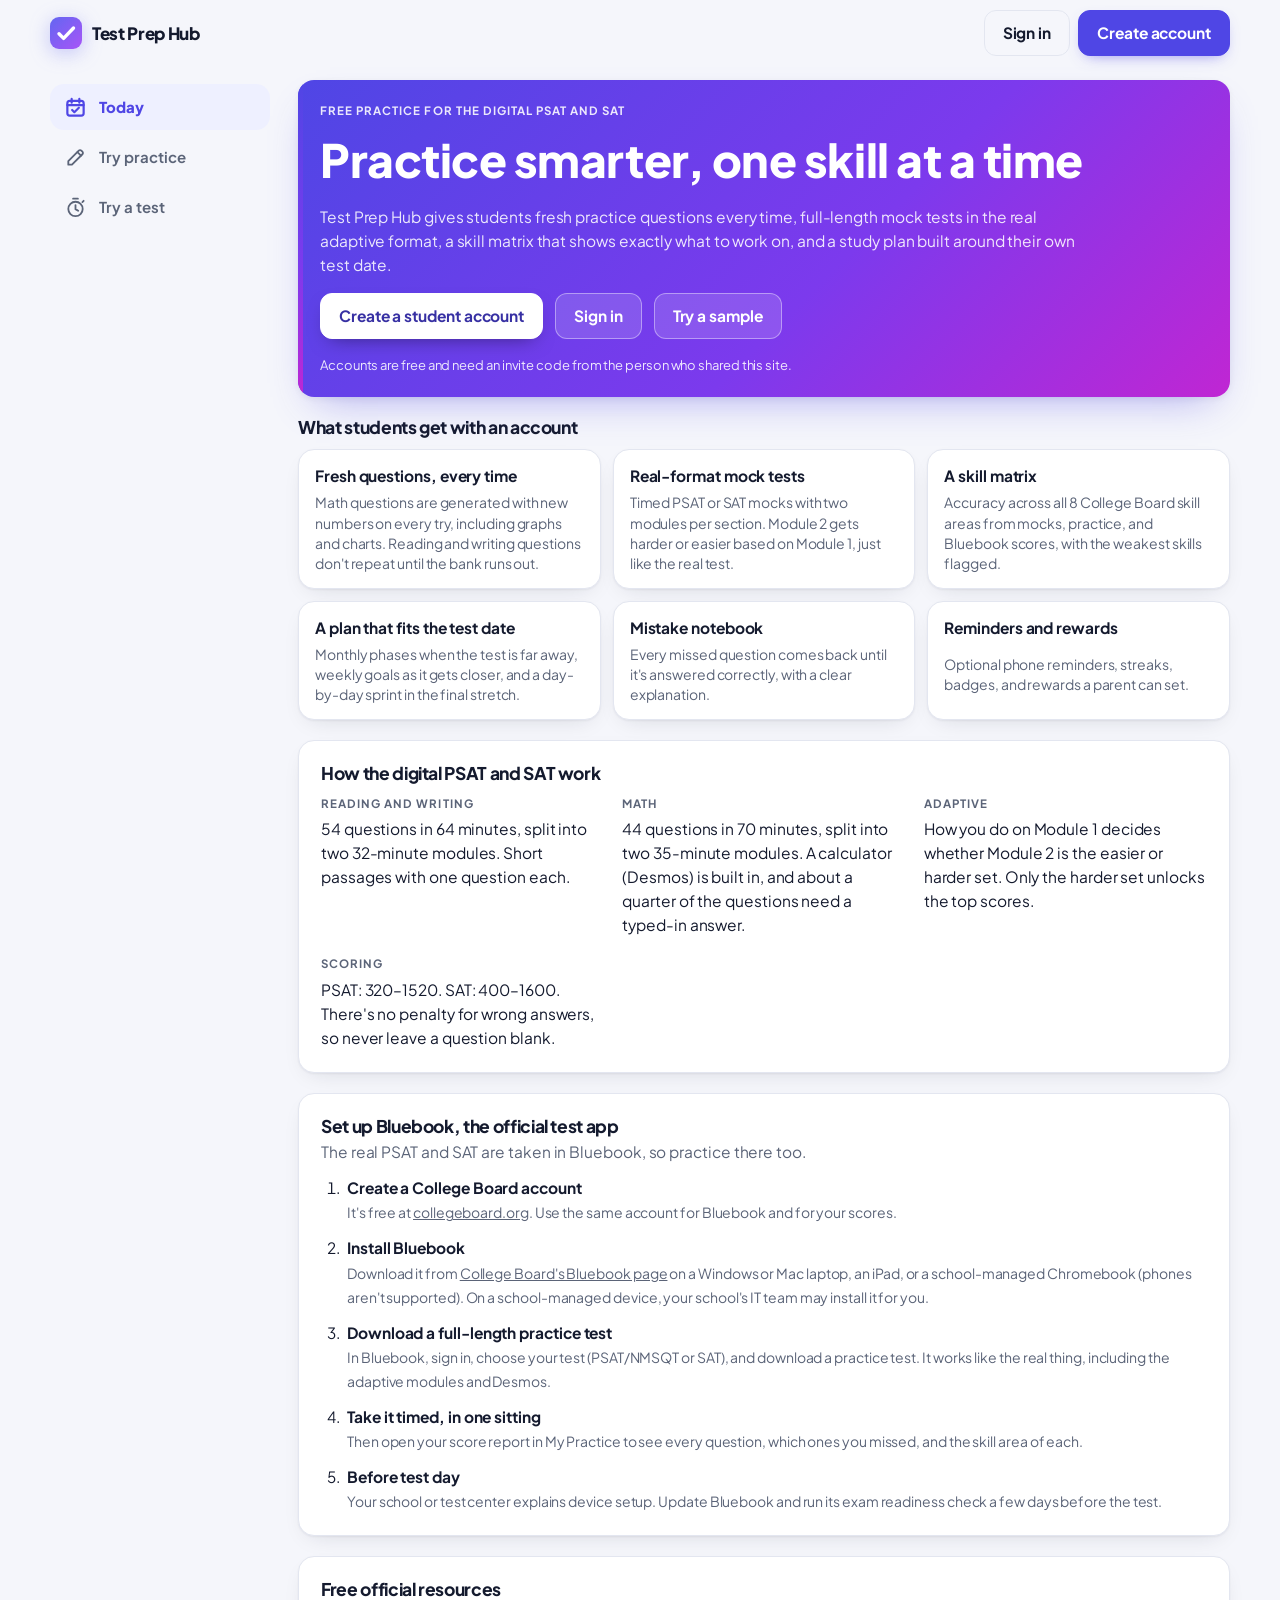
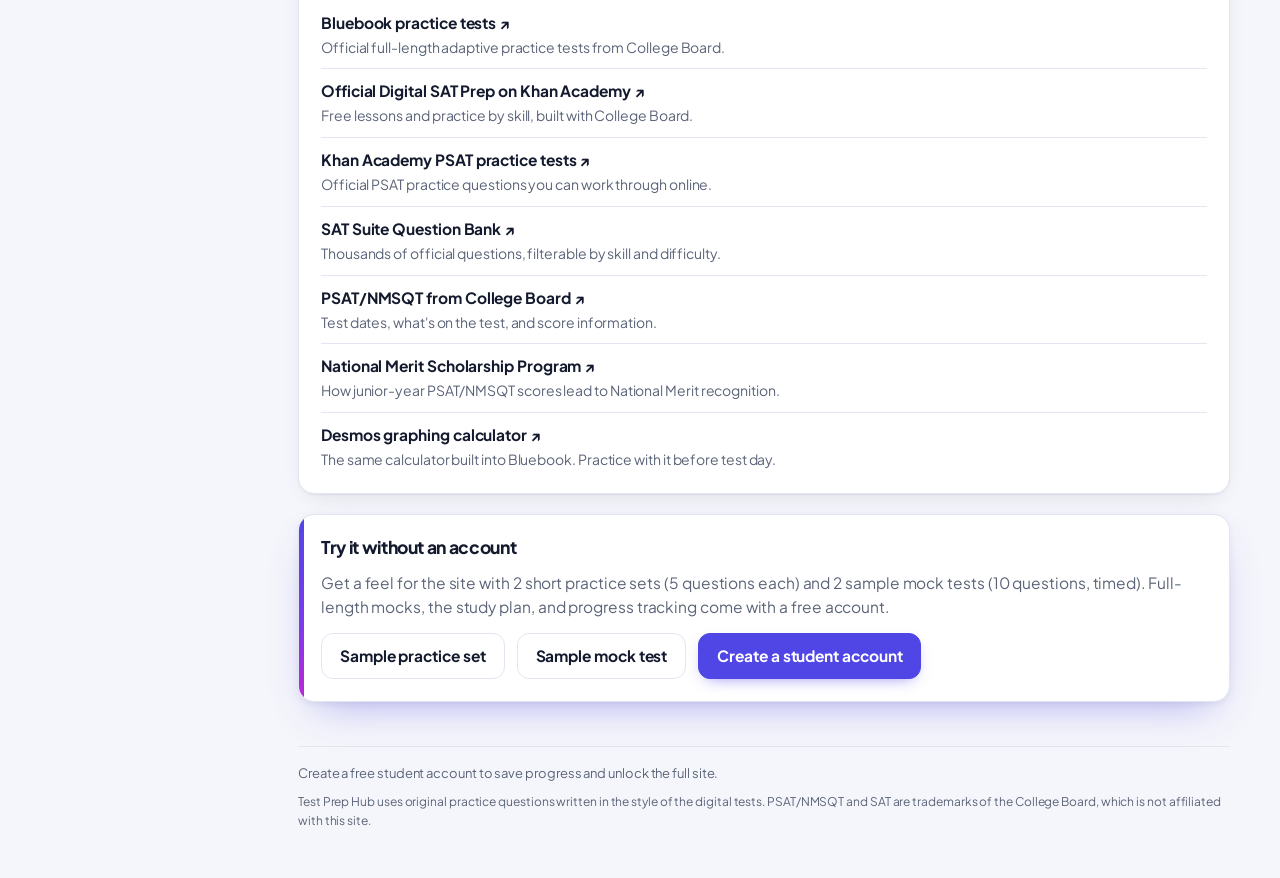
<file: index.html>
<!doctype html>
<html lang="en">
<head>
<meta charset="utf-8">
<meta name="viewport" content="width=device-width,initial-scale=1,viewport-fit=cover">
<title>Test Prep Hub</title>
<meta name="description" content="Test prep for the digital PSAT and SAT: fresh practice questions, timed adaptive mock tests, a skill matrix, and a study plan built around your test date.">
<link rel="preconnect" href="https://fonts.googleapis.com">
<link rel="preconnect" href="https://fonts.gstatic.com" crossorigin>
<link rel="stylesheet" href="https://fonts.googleapis.com/css2?family=Plus+Jakarta+Sans:wght@400..800&family=IBM+Plex+Mono:wght@400;600&family=Source+Serif+4:opsz,wght@8..60,400;8..60,600&display=swap">
<link rel="manifest" href="manifest.webmanifest">
<link rel="apple-touch-icon" href="icons/apple-touch-icon.png">
<meta name="theme-color" content="#4F46E5">
<meta name="apple-mobile-web-app-capable" content="yes">
<meta name="mobile-web-app-capable" content="yes">
<meta name="apple-mobile-web-app-title" content="Test Prep Hub">
<link rel="stylesheet" href="css/app.css?v=20261028b">
<link rel="stylesheet" href="css/theme.css?v=20261028b">
<link rel="icon" href="icons/favicon.svg" type="image/svg+xml">
</head>
<body>
<script>
  // Before anything draws: show the public site unless someone is signed in on this device.
  (function () { var signed = false; try { for (var i = 0; i < localStorage.length; i++) { if (/^sb-.+-auth-token$/.test(localStorage.key(i) || "")) { signed = true; break; } } } catch (e) {} if (!signed) document.body.classList.add("guest"); })();
</script>
<div class="wrap shell">
  <header class="appbar">
    <div class="brand"><svg class="logo" viewBox="0 0 32 32" aria-hidden="true"><defs><linearGradient id="lg" x1="0" y1="0" x2="1" y2="1"><stop offset="0" stop-color="#6366F1"/><stop offset="1" stop-color="#A855F7"/></linearGradient></defs><rect width="32" height="32" rx="9" fill="url(#lg)"/><path d="M9 16.8l4.6 4.6L23.5 11" fill="none" stroke="#fff" stroke-width="3.4" stroke-linecap="round" stroke-linejoin="round"/></svg><b>Test Prep Hub</b></div>
    <div class="guest-only guest-actions row">
      <button type="button" class="btn ghost" data-acct="in">Sign in</button>
      <button type="button" class="btn primary" data-acct="up">Create account</button>
    </div>
    <div class="appbar-right">
      <button type="button" class="pill streak" id="aStreak" title="Day streak · open Rewards">🔥 0</button>
      <button type="button" class="pill level" id="aLevel" title="Level · open Rewards">Lv 1</button>
      <button type="button" id="syncBtn" class="syncchip off">Sign in to sync</button>
    </div>
  </header>

  <nav class="tabs" role="tablist" aria-label="Sections">
    <button role="tab" data-tab="today" aria-selected="true"><svg class="ico" viewBox="0 0 24 24" aria-hidden="true"><rect x="3.5" y="5" width="17" height="15.5" rx="2.5"/><path d="M3.5 9.5h17M8 3v4M16 3v4"/><path d="m8.5 14.6 2.3 2.3 4.7-4.7"/></svg><span class="lbl">Today</span><span class="dot" hidden></span></button>
    <button role="tab" data-tab="news" aria-selected="false" hidden><svg class="ico" viewBox="0 0 24 24" aria-hidden="true"><path d="M5 4.5h11.5v14a2 2 0 0 0 2 2H6.5A1.5 1.5 0 0 1 5 19z"/><path d="M16.5 8.5h3v10a2 2 0 0 1-4 0"/><path d="M8 8.5h5.5M8 12h5.5M8 15.5h3.5"/></svg><span class="lbl">News</span><span class="dot" hidden></span></button>
    <button role="tab" data-tab="review" aria-selected="false"><svg class="ico" viewBox="0 0 24 24" aria-hidden="true"><path d="M3.5 5.5c2.8-1 5.6-1 8.5.8 2.9-1.8 5.7-1.8 8.5-.8v13c-2.8-1-5.6-1-8.5.8-2.9-1.8-5.7-1.8-8.5-.8z"/><path d="M12 6.3v13"/></svg><span class="lbl">Learn</span><span class="dot" hidden></span></button>
    <button role="tab" data-tab="practice" aria-selected="false"><svg class="ico" viewBox="0 0 24 24" aria-hidden="true"><path d="M4.5 19.5h3.8L19.2 8.6a1.9 1.9 0 0 0 0-2.7l-1.1-1.1a1.9 1.9 0 0 0-2.7 0L4.5 15.7z"/><path d="m14 6.3 3.7 3.7"/></svg><span class="lbl">Practice</span><span class="dot" hidden></span></button>
    <button role="tab" data-tab="mock" aria-selected="false"><svg class="ico" viewBox="0 0 24 24" aria-hidden="true"><circle cx="12" cy="13.5" r="7.5"/><path d="M12 9.5v4.2l2.8 1.8M9.5 2.8h5M19.2 6.3l1.3-1.3"/></svg><span class="lbl">Tests</span><span class="dot" hidden></span></button>
    <button role="tab" data-tab="matrix" aria-selected="false"><svg class="ico" viewBox="0 0 24 24" aria-hidden="true"><circle cx="12" cy="8.2" r="4"/><path d="M4.5 20.5a7.5 7.5 0 0 1 15 0"/></svg><span class="lbl">Me</span><span class="dot" hidden></span></button>
  </nav>

  <main>
    <section class="top hero-card" aria-label="Your progress">
      <div class="hero-main">
        <div class="hello" id="hello"></div>
        <div class="eyebrow" id="testLabel"></div>
        <div class="count"><b class="num" id="daysLeft"></b><span id="daysLabel"></span></div>
      </div>
      <div class="status">
        <div class="stat"><span class="eyebrow">Streak</span><strong class="num" id="hStreak">0 days</strong></div>
        <div class="stat"><span class="eyebrow">Latest score</span><strong class="num" id="hScore">—</strong></div>
        <div class="stat xpbar"><span class="eyebrow" id="hLevel">Level 1 · Warm-Up</span>
          <div class="track" aria-hidden="true"><i id="hXpBar" style="width:0%"></i></div>
          <span class="num muted" style="font-size:12px" id="hXp">0 XP</span></div>
      </div>
    </section>
    <nav class="subnav" aria-label="Views" hidden></nav>
    <section class="panel" id="p-today"></section>
    <section class="panel" id="p-plan" hidden></section>
    <section class="panel" id="p-news" hidden></section>
    <section class="panel" id="p-admin" hidden></section>
    <section class="panel" id="p-friends" hidden></section>
    <section class="panel" id="p-practice" hidden></section>
    <section class="panel" id="p-mock" hidden></section>
    <section class="panel" id="p-review" hidden></section>
    <section class="panel" id="p-matrix" hidden></section>
    <section class="panel" id="p-mytime" hidden></section>
    <section class="panel" id="p-log" hidden></section>
    <section class="panel" id="p-treview" hidden></section>
    <section class="panel" id="p-rewards" hidden></section>
    <section class="panel" id="p-account" hidden></section>
  </main>

  <footer class="foot">
    <span id="footNote">Progress saves on this device first, then to your account.</span>
    <span class="row app-only" style="gap:8px">
      <button class="btn small ghost" id="exportBtn" type="button">Back up progress</button>
      <label class="btn small ghost" for="importFile">Restore from backup</label>
      <input type="file" id="importFile" accept="application/json,.json" hidden>
      <button class="btn small ghost" id="remindBtn" type="button">Reminders</button>
      <button class="btn small ghost" id="settingsBtn" type="button">Settings</button>
    </span>
    <p class="disclaimer">Test Prep Hub uses original practice questions written in the style of the digital tests. PSAT/NMSQT and SAT are trademarks of the College Board, which is not affiliated with this site.</p>
  </footer>
</div>
<div class="toasts" id="toasts" aria-live="polite"></div>
<div id="pop"></div>

<script src="js/vendor/supabase-2.117.2.js?v=20261028b"></script>
<script src="js/core.js?v=20261028b"></script>
<script src="js/mathgen.js?v=20261028b"></script>
<script src="js/mathgen2.js?v=20261028b"></script>
<script src="js/mathgen3.js?v=20261028b"></script>
<script src="js/mathgen4.js?v=20261028b"></script>
<script src="js/rwgen.js?v=20261028b"></script>
<script src="js/rwbank.js?v=20261028b"></script>
<script src="js/figures.js?v=20261028b"></script>
<script src="js/strategies.js?v=20261028b"></script>
<script src="js/vocab.js?v=20261028b"></script>
<script src="js/rwbank2.js?v=20261028b"></script>
<script src="js/rwbank3.js?v=20261028b"></script>
<script src="js/rwbank4.js?v=20261028b"></script>
<script src="js/app.js?v=20261028b"></script>
<script>document.querySelectorAll("[data-acct]").forEach(function (b) { b.addEventListener("click", function () { document.dispatchEvent(new CustomEvent("psapp-account", { detail: b.getAttribute("data-acct") })); }); });</script>
<script src="js/sync.js?v=20261028b"></script>
</body>
</html>
</file>
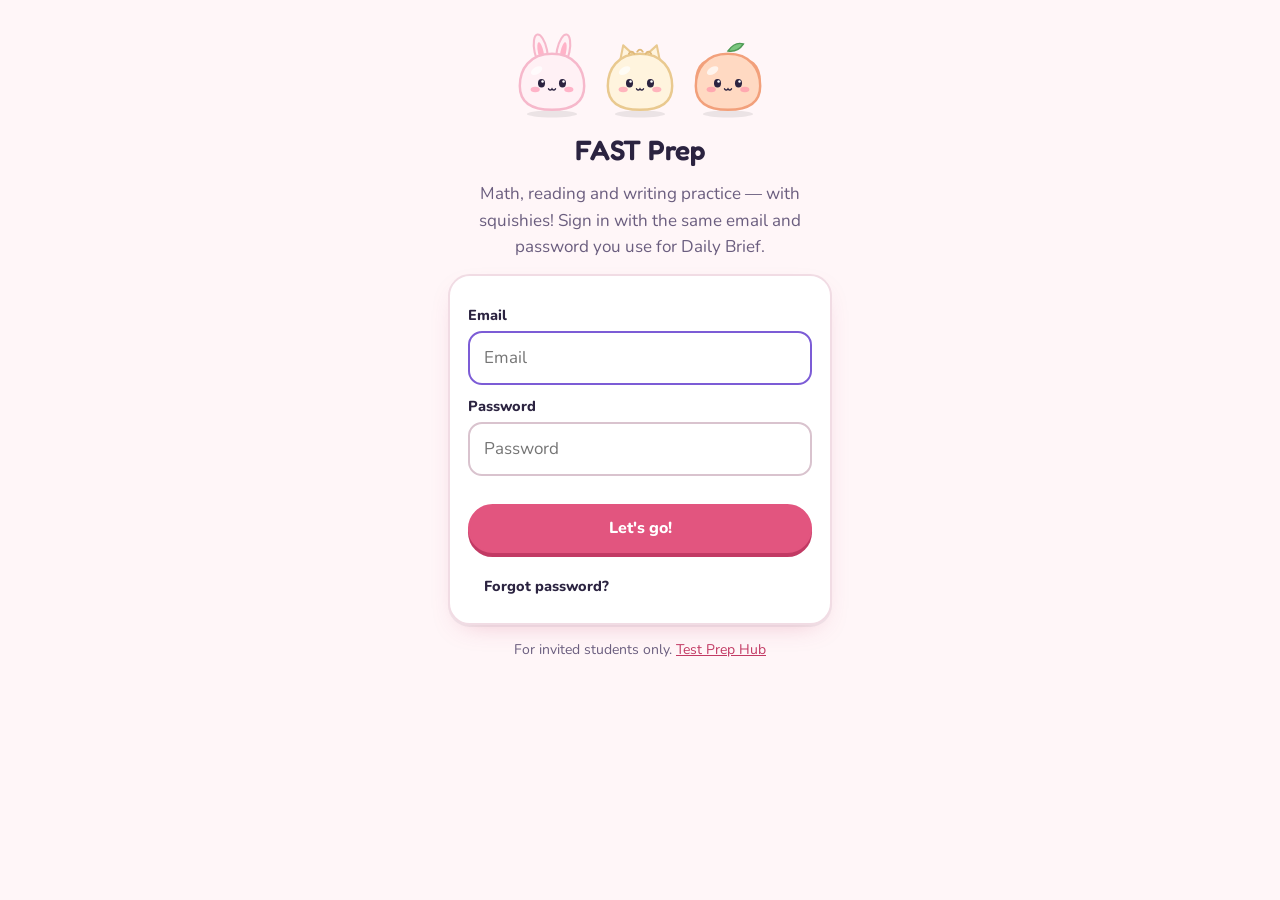
<file: fast/index.html>
<!doctype html>
<html lang="en">
<head>
<meta charset="utf-8">
<meta name="viewport" content="width=device-width,initial-scale=1,viewport-fit=cover">
<title>FAST Prep · Test Prep Hub</title>
<meta name="description" content="Grade 4 FAST and i-Ready practice: fractions-first math, reading with extra vocabulary, FAST Writing, a grade 5 stretch track, and squishy rewards.">
<meta name="robots" content="noindex">
<link rel="preconnect" href="https://fonts.googleapis.com">
<link rel="preconnect" href="https://fonts.gstatic.com" crossorigin>
<link rel="stylesheet" href="https://fonts.googleapis.com/css2?family=Fredoka:wght@400;500;600;700&family=Nunito:wght@400;600;700;800&display=swap">
<link rel="manifest" href="manifest.webmanifest">
<link rel="apple-touch-icon" href="../icons/apple-touch-icon.png">
<link rel="icon" href="../icons/favicon.svg" type="image/svg+xml">
<meta name="theme-color" content="#E2557F">
<meta name="apple-mobile-web-app-capable" content="yes">
<meta name="mobile-web-app-capable" content="yes">
<meta name="apple-mobile-web-app-title" content="FAST Prep">
<link rel="stylesheet" href="css/fast.css?v=20261012b">
</head>
<body>
<div id="app" aria-live="polite">
  <div class="boot"><div class="boot-blob"></div><p>Loading…</p></div>
</div>
<div id="toasts" aria-live="polite"></div>
<div id="sheet"></div>
<noscript><p style="padding:24px">FAST Prep needs JavaScript turned on.</p></noscript>

<script src="../js/vendor/supabase-2.117.2.js"></script>
<script src="js/skills.js?v=20261012b"></script>
<script src="js/figs.js?v=20261012b"></script>
<script src="js/math4.js?v=20261012b"></script>
<script src="js/math5.js?v=20261012b"></script>
<script src="js/bank-lit.js?v=20261012b"></script>
<script src="js/bank-info.js?v=20261012b"></script>
<script src="js/bank-vocab.js?v=20261012b"></script>
<script src="js/bank-writing.js?v=20261012b"></script>
<script src="js/engine.js?v=20261012b"></script>
<script src="js/squishies.js?v=20261012b"></script>
<script src="js/app.js?v=20261012b"></script>
</body>
</html>
</file>
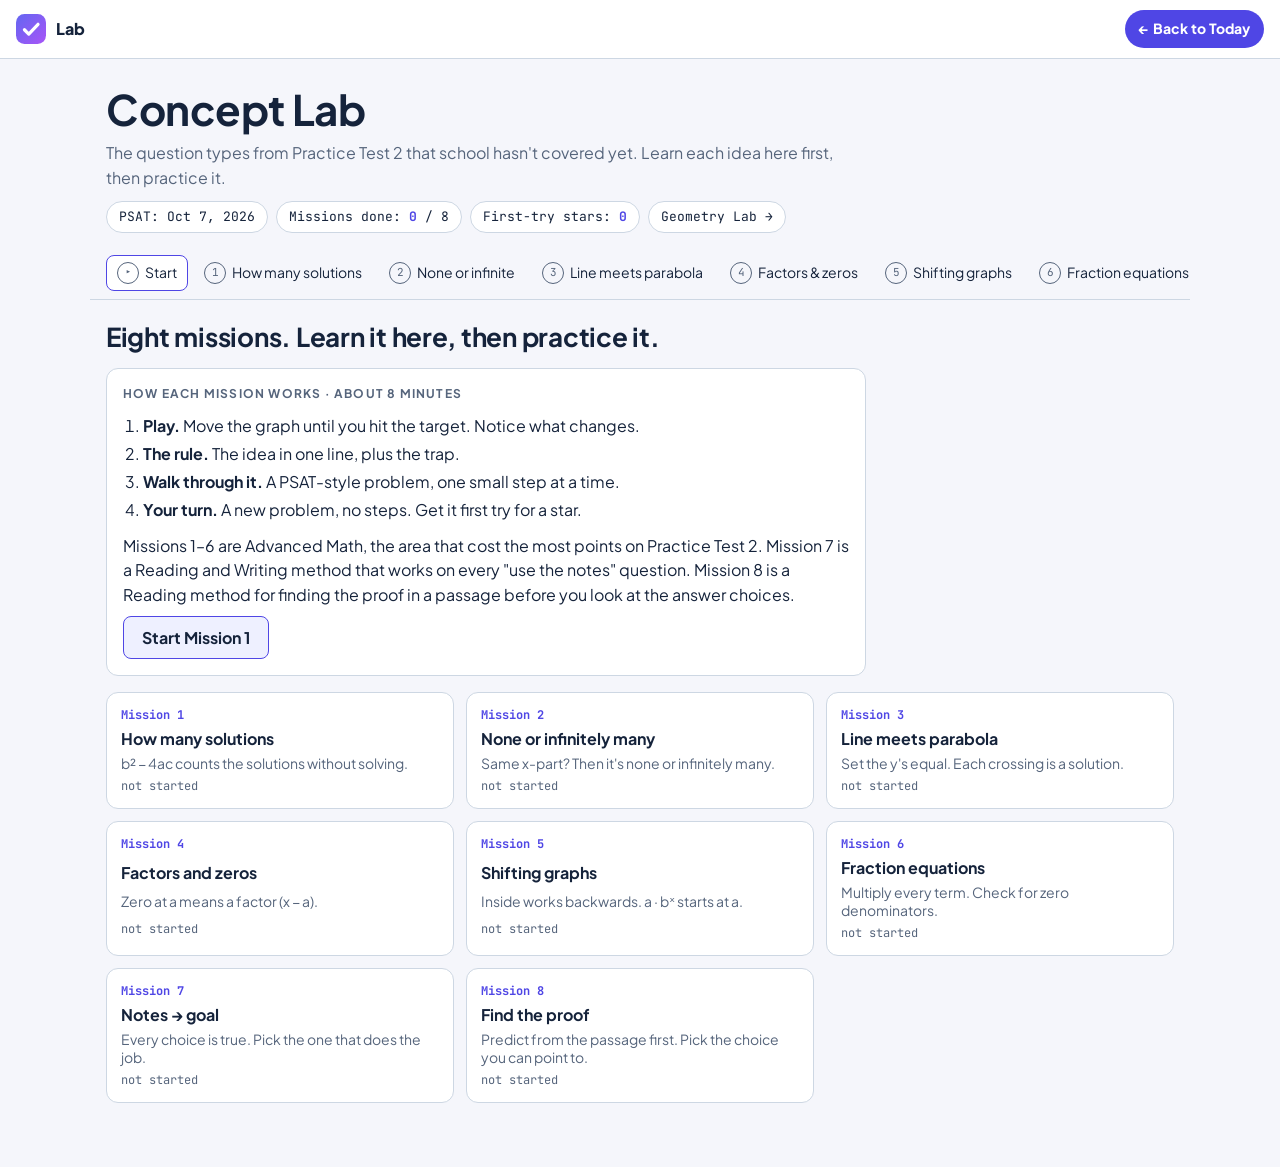
<file: concepts.html>
<!doctype html>
<html lang="en">
<head>
<meta charset="utf-8">
<meta name="viewport" content="width=device-width, initial-scale=1, viewport-fit=cover">
<link rel="icon" href="icons/favicon.svg">
<title>Concept Lab</title>
<link rel="preconnect" href="https://fonts.googleapis.com">
<link rel="preconnect" href="https://fonts.gstatic.com" crossorigin>
<link rel="stylesheet" href="https://fonts.googleapis.com/css2?family=Plus+Jakarta+Sans:wght@400..800&family=Atkinson+Hyperlegible:ital,wght@0,400;0,700;1,400&family=JetBrains+Mono:wght@500;700&display=swap">
<style>
/* Layout: a drafting-table workbook on graph paper. One mission on screen at a time.
   Desktop: stages (play → rule → walk-through → your turn) on the left, the live figure pinned on the right. Phone: figure on top.
   One color code in every figure: coral = opposite, teal = adjacent, amber = hypotenuse. */
:root{
  --paper:#eef2f6; --grid:#dbe3ec; --card:#ffffff; --ink:#15233b; --muted:#56657c; --line:#cdd7e3;
  --accent:#2a46c9; --accent-soft:#e3e8fb;
  --opp:#e2552c; --adj:#138f81; --hyp:#c58700;
  --good:#1d8a4a; --bad:#c43c3c;
  --f-display:"Unbounded","Arial Black",system-ui,sans-serif;
  --f-body:"Atkinson Hyperlegible",system-ui,-apple-system,"Segoe UI",sans-serif;
  --f-math:"JetBrains Mono",ui-monospace,"SFMono-Regular",Menlo,monospace;
}
@media (prefers-color-scheme: dark){:root:not([data-theme="light"]){
  --paper:#0e1520; --grid:#18222f; --card:#151f2d; --ink:#e5ecf6; --muted:#97a6bb; --line:#2a384c;
  --accent:#8ea2ff; --accent-soft:#1f2a4a; --opp:#ff7b57; --adj:#3fcbb8; --hyp:#f2c14a; --good:#52c47e; --bad:#ff7a7a; color-scheme:dark}}
:root[data-theme="dark"]{
  --paper:#0e1520; --grid:#18222f; --card:#151f2d; --ink:#e5ecf6; --muted:#97a6bb; --line:#2a384c;
  --accent:#8ea2ff; --accent-soft:#1f2a4a; --opp:#ff7b57; --adj:#3fcbb8; --hyp:#f2c14a; --good:#52c47e; --bad:#ff7a7a; color-scheme:dark}

*{box-sizing:border-box}
body{background:var(--paper);color:var(--ink);font-family:var(--f-body);font-size:16px;line-height:1.55;
  background-image:linear-gradient(var(--grid) 1px,transparent 1px),linear-gradient(90deg,var(--grid) 1px,transparent 1px);background-size:24px 24px}
.wrap{max-width:1100px;margin:0 auto;padding-inline:16px;padding-block:0 64px}
h1,h2{font-family:var(--f-display);text-wrap:balance;letter-spacing:-.01em;margin:0}
h1{font-size:clamp(26px,5.4vw,42px);line-height:1.05;font-weight:700}
h2{font-size:clamp(20px,3.4vw,26px);font-weight:700;line-height:1.15}
h3{font-size:12px;letter-spacing:.1em;text-transform:uppercase;margin:0;color:var(--muted)}
p{margin:0}
.m{font-family:var(--f-math);font-size:.92em;white-space:nowrap}
.c-opp{color:var(--opp);font-weight:700}.c-adj{color:var(--adj);font-weight:700}.c-hyp{color:var(--hyp);font-weight:700}.c-acc{color:var(--accent);font-weight:700}

.hero{padding-block:28px 14px;display:grid;gap:10px}
.statrow{display:flex;flex-wrap:wrap;gap:8px;align-items:center}
.pill{font-family:var(--f-math);font-size:13px;padding:5px 12px;border-radius:999px;background:var(--card);border:1px solid var(--line);font-variant-numeric:tabular-nums}
.pill b{color:var(--accent)}

nav.lessons{position:sticky;top:env(safe-area-inset-top,0px);z-index:5;background:var(--paper);border-bottom:1px solid var(--line);margin-inline:-16px;padding:8px 16px;overflow-x:auto;white-space:nowrap;scrollbar-width:thin}
nav.lessons a{display:inline-flex;align-items:center;gap:6px;font-size:14px;color:var(--ink);text-decoration:none;padding:6px 10px;border-radius:8px;margin-right:2px;border:1.5px solid transparent}
nav.lessons a:hover{background:var(--card)}
nav.lessons a.on{border-color:var(--accent);background:var(--card)}
nav.lessons a:focus-visible{outline:2px solid var(--accent);outline-offset:2px}
nav.lessons .n{font-family:var(--f-math);font-size:11px;min-width:22px;height:22px;padding:0 4px;border-radius:11px;display:inline-grid;place-items:center;border:1.5px solid var(--muted);color:var(--muted)}
nav.lessons a.done .n{background:var(--good);border-color:var(--good);color:var(--card)}
nav.lessons .sep{display:inline-block;width:1px;height:20px;background:var(--line);margin:0 8px;vertical-align:middle}

/* start view */
.path{display:grid;grid-template-columns:repeat(3,minmax(0,1fr));gap:12px;margin-top:16px}
@media (max-width:820px){.path{grid-template-columns:repeat(2,minmax(0,1fr))}}
@media (max-width:480px){.path{grid-template-columns:minmax(0,1fr)}}
.mcard{background:var(--card);border:1.5px solid var(--line);border-radius:12px;padding:14px;display:grid;gap:6px;text-align:left;font-weight:400;color:var(--ink);cursor:pointer}
.mcard:hover{border-color:var(--accent);background:var(--card);color:var(--ink)}
.mcard .k{font-family:var(--f-math);font-size:12px;color:var(--accent);font-weight:700}
.mcard .t{font-family:var(--f-display);font-size:16px;font-weight:700;line-height:1.2}
.mcard .s{font-size:14px;color:var(--muted)}
.mcard .st{font-family:var(--f-math);font-size:12px}
.how{background:var(--card);border:1px solid var(--line);border-radius:12px;padding:16px;margin-top:16px;display:grid;gap:8px;max-width:760px}
.how ol{margin:0;padding-left:20px}.how li{margin:3px 0}
.bigbtn{font-size:16px;padding:10px 18px;justify-self:start}

/* mission layout */
section.view{margin-top:22px}
.lhead{display:flex;flex-wrap:wrap;align-items:baseline;gap:6px 12px;margin-bottom:16px}
.lnum{font-family:var(--f-math);font-size:14px;color:var(--accent);font-weight:700}
.lhead .time{font-family:var(--f-math);font-size:12px;color:var(--muted)}
.grid{display:grid;grid-template-columns:minmax(0,1fr) minmax(0,1fr);gap:18px;align-items:start}
.figcol{position:sticky;top:64px;order:2;min-width:0}
.stages{display:grid;gap:14px;min-width:0;order:1}
@media (max-width:860px){.grid{grid-template-columns:minmax(0,1fr)}.figcol{position:static;order:0}}
.fig{background:var(--card);border:1px solid var(--line);border-radius:12px;padding:12px;display:grid;gap:10px}
.fig svg{width:100%;height:auto;display:block;max-height:380px;touch-action:none}
.controls{display:flex;flex-wrap:wrap;gap:10px 14px;align-items:center}
.controls label{font-size:14px;display:flex;align-items:center;gap:8px;flex:1 1 190px;min-width:0}
.controls label span{font-family:var(--f-math);min-width:3.6em;font-variant-numeric:tabular-nums}
input[type=range]{flex:1;min-width:80px;accent-color:var(--accent)}
button{font-family:var(--f-body);font-size:14px;font-weight:700;border-radius:8px;border:1.5px solid var(--accent);background:var(--accent-soft);color:var(--ink);padding:7px 12px;cursor:pointer}
button:hover{background:var(--accent);color:var(--card)}
button:disabled{opacity:.5;cursor:default}
button:focus-visible,input:focus-visible{outline:2px solid var(--accent);outline-offset:2px}
.seg{display:inline-flex;border:1.5px solid var(--accent);border-radius:8px;overflow:hidden}
.seg button{border:0;border-radius:0;background:transparent}
.seg button:hover{background:var(--accent-soft);color:var(--ink)}
.seg button[aria-pressed="true"]{background:var(--accent);color:var(--card)}
.readout{font-family:var(--f-math);font-size:13.5px;background:var(--paper);border-radius:8px;padding:10px 12px;line-height:1.75;font-variant-numeric:tabular-nums;overflow-x:auto}
.readout .big{font-size:15px;font-weight:700}

/* stages */
.stage{background:var(--card);border:1px solid var(--line);border-radius:12px;padding:16px;display:grid;gap:10px;transition:opacity .3s}
.stage .sh{display:flex;align-items:center;gap:10px}
.stage .sn{font-family:var(--f-math);font-weight:700;font-size:13px;width:26px;height:26px;border-radius:50%;display:inline-grid;place-items:center;background:var(--accent-soft);color:var(--accent);flex:none}
.stage.ok .sn{background:var(--good);color:var(--card)}
.stage .sh h3{color:var(--ink);font-size:13px}
.stage.locked{opacity:.42}
.stage.locked .body{display:none}
.stage .lockmsg{display:none;font-size:14px;color:var(--muted)}
.stage.locked .lockmsg{display:block}
.body{display:grid;gap:10px}
.goal{font-size:17px}
.goal b{color:var(--accent)}
.status{font-size:15px;padding:10px 12px;border-radius:8px;background:var(--paper)}
.status.win{background:color-mix(in srgb,var(--good) 15%,var(--card));border:1.5px solid var(--good)}
.linkbtn{background:none;border:0;padding:0;color:var(--muted);font-weight:400;text-decoration:underline;justify-self:start;font-size:13px}
.linkbtn:hover{background:none;color:var(--ink)}
.rule p+p{margin-top:2px}
.rule .trap{border-left:4px solid var(--bad);padding:6px 0 6px 12px}
.rule .key{font-family:var(--f-math);font-size:17px;padding:8px 12px;background:var(--paper);border-radius:8px;justify-self:start;max-width:100%;overflow-x:auto}

/* walk-through */
.wstep{border-left:3px solid var(--line);padding:2px 0 2px 12px;display:grid;gap:8px}
.wstep.cur{border-left-color:var(--accent)}
.wstep.done{border-left-color:var(--good)}
.wstep .p{font-size:16px}
.wstep .ans{font-family:var(--f-math);font-size:14px;color:var(--good);font-weight:700}
.wstep .ex{font-size:14px;color:var(--muted)}
.chips{display:flex;flex-wrap:wrap;gap:8px}
.chips button{font-family:var(--f-math);font-weight:500;background:var(--paper);border:1.5px solid var(--line);text-align:left}
.chips button:hover{background:var(--accent-soft);color:var(--ink);border-color:var(--accent)}
.chips button.wrong{border-color:var(--bad);text-decoration:line-through;opacity:.7}
.chips button.right{border-color:var(--good);background:color-mix(in srgb,var(--good) 18%,var(--card))}
.numrow{display:flex;gap:8px;flex-wrap:wrap;align-items:center}
.numrow input{font-family:var(--f-math);font-size:16px;width:8em;padding:7px 10px;border-radius:8px;border:1.5px solid var(--line);background:var(--paper);color:var(--ink)}
.hint{font-size:14px;padding:8px 12px;border-radius:8px;background:color-mix(in srgb,var(--hyp) 14%,var(--card));border:1px solid color-mix(in srgb,var(--hyp) 50%,var(--card))}
.hint.show{background:color-mix(in srgb,var(--bad) 10%,var(--card));border-color:color-mix(in srgb,var(--bad) 45%,var(--card))}
.praise{font-weight:700;color:var(--good)}
.q{font-size:17px;max-width:70ch}
.why ol{margin:6px 0 0;padding-left:20px}
.nextbar{display:flex;flex-wrap:wrap;gap:10px;align-items:center;justify-content:space-between;padding:14px 16px;border-radius:12px;background:color-mix(in srgb,var(--good) 14%,var(--card));border:1.5px solid var(--good)}
.nextbar p{font-weight:700}

.wgrid{display:grid;grid-template-columns:repeat(2,minmax(0,1fr));gap:14px;margin-top:14px}
@media (max-width:760px){.wgrid{grid-template-columns:minmax(0,1fr)}}
.wcard{background:var(--card);border:1px solid var(--line);border-radius:12px;padding:14px 16px;display:grid;gap:4px;min-width:0}
.wrow{display:grid;grid-template-columns:minmax(0,1.1fr) minmax(0,1fr) auto;gap:10px;align-items:baseline;padding:8px 0;border-top:1px solid var(--line)}
.wrow:first-of-type{border-top:0}
.wrow .if{font-size:15px}.wrow .use{font-family:var(--f-math);font-size:13.5px;font-weight:700;color:var(--accent)}
.wrow a{font-family:var(--f-math);font-size:11px;color:var(--muted);text-decoration:none;border:1px solid var(--line);border-radius:6px;padding:2px 6px;white-space:nowrap}
.wrow a:hover{color:var(--ink);border-color:var(--accent)}
@media (max-width:480px){.wrow{grid-template-columns:minmax(0,1fr) auto}.wrow .use{grid-column:1/2}}
.drill{background:var(--card);border:1.5px dashed var(--line);border-radius:12px;padding:16px;margin-top:22px;display:grid;gap:10px;max-width:760px}
/* bonus + sheet */
.bonus-note{background:var(--card);border:1.5px dashed var(--muted);border-radius:12px;padding:12px 16px;font-size:15px;margin-bottom:16px;max-width:760px}
.sheet{display:grid;grid-template-columns:repeat(2,minmax(0,1fr));gap:16px}
@media (max-width:700px){.sheet{grid-template-columns:minmax(0,1fr)}}
.sheet .col{background:var(--card);border:1px solid var(--line);border-radius:12px;padding:16px}
.sheet ul{margin:8px 0 0;padding-left:18px}.sheet li{margin:4px 0}

/* svg */
.k-ink{stroke:var(--ink);fill:none}.k-dim{stroke:var(--muted);fill:none;opacity:.55}
.k-opp{stroke:var(--opp);fill:none}.k-adj{stroke:var(--adj);fill:none}.k-hyp{stroke:var(--hyp);fill:none}.k-acc{stroke:var(--accent);fill:none}
.w-opp{fill:var(--opp);fill-opacity:.28;stroke:var(--opp);stroke-width:1.5}
.w-adj{fill:var(--adj);fill-opacity:.28;stroke:var(--adj);stroke-width:1.5}
.w-hyp{fill:var(--hyp);fill-opacity:.3;stroke:var(--hyp);stroke-width:1.5}
.w-acc{fill:var(--accent);fill-opacity:.18;stroke:var(--accent);stroke-width:1.5}
.f-tri{fill:var(--accent);fill-opacity:.07}
.face-t{fill:var(--hyp);fill-opacity:.32;stroke:var(--ink)}.face-r{fill:var(--adj);fill-opacity:.3;stroke:var(--ink)}.face-f{fill:var(--opp);fill-opacity:.26;stroke:var(--ink)}
.lbl{fill:var(--ink);font-family:var(--f-math)}.lbl-m{fill:var(--muted);font-family:var(--f-math)}
.t-opp{fill:var(--opp);font-family:var(--f-math);font-weight:700}.t-adj{fill:var(--adj);font-family:var(--f-math);font-weight:700}
.t-hyp{fill:var(--hyp);font-family:var(--f-math);font-weight:700}.t-acc{fill:var(--accent);font-family:var(--f-math);font-weight:700}
.dot{fill:var(--ink)}.handle{fill:var(--accent);cursor:grab}.grid-l{stroke:var(--grid)}
.ghost{animation:fadein .7s ease both}
@keyframes fadein{from{opacity:0}to{opacity:1}}
.pop{animation:pop .5s ease}
@keyframes pop{0%{transform:scale(1)}40%{transform:scale(1.03)}100%{transform:scale(1)}}
@media (prefers-reduced-motion:reduce){.ghost,.pop{animation:none}.stage{transition:none}}
[hidden]{display:none!important}
body{margin:0}
:root{padding-top:env(safe-area-inset-top,0px);padding-bottom:env(safe-area-inset-bottom,0px)}
.back{display:inline-block;margin-top:14px;font-size:14px;color:var(--accent);text-decoration:none;font-weight:700}
.back:hover{text-decoration:underline}

/* Match Test Prep Hub: same fonts, accent and background, plus an app bar with a way back to Today */
:root{--accent:#4F46E5;--accent-soft:#EEF0FF;--paper:#F5F6FB;--f-display:"Plus Jakarta Sans",system-ui,sans-serif;--f-body:"Plus Jakarta Sans",system-ui,-apple-system,"Segoe UI",sans-serif}
@media (prefers-color-scheme: dark){:root:not([data-theme="light"]){--accent:#8B8CFA;--accent-soft:#1F2350;--paper:#0B1020}}
body{background-image:none!important}
.appbar-lab{position:sticky;top:0;z-index:30;display:flex;align-items:center;justify-content:space-between;gap:12px;padding:10px 16px;background:color-mix(in srgb,var(--card) 92%,transparent);-webkit-backdrop-filter:blur(14px);backdrop-filter:blur(14px);border-bottom:1px solid var(--line)}
.appbar-lab .brand{display:flex;align-items:center;gap:10px;font-weight:800;color:var(--ink);text-decoration:none}
.appbar-lab .brand svg{width:30px;height:30px}
.appbar-lab .home{display:inline-flex;align-items:center;gap:6px;height:38px;padding:0 14px;border-radius:99px;background:var(--accent);color:#fff;font-weight:750;text-decoration:none;font-size:14px}
header.hero .back{display:none}
/* Concept Lab extras */
.notes{background:var(--paper);border-radius:10px;padding:12px 14px;font-size:14.5px}
.notes h3{margin-bottom:6px}
.notes ul{margin:0;padding-left:18px}.notes li{margin:3px 0}
.goalbox{border:1.5px solid var(--accent);border-radius:10px;padding:10px 12px;font-size:15px;background:var(--accent-soft)}
.sortrow{display:grid;gap:8px;padding:10px 0;border-top:1px solid var(--line)}
.sortrow p{font-size:15px}
.sortrow .btns{display:flex;gap:8px;flex-wrap:wrap}
.sortrow .btns button{font-weight:600}
.sortrow.right p{color:var(--good)}
.sortrow .why{font-size:13.5px;color:var(--muted)}
.dotc{stroke:var(--card);stroke-width:2}
.f-acc{fill:var(--accent)}.f-opp{fill:var(--opp)}.f-adj{fill:var(--adj)}.f-hyp{fill:var(--hyp)}
.verdict{font-weight:800}
</style>
</head>
<body>
<div class="appbar-lab"><a class="brand" href="./"><svg viewBox="0 0 32 32" aria-hidden="true"><defs><linearGradient id="lgl" x1="0" y1="0" x2="1" y2="1"><stop offset="0" stop-color="#6366F1"/><stop offset="1" stop-color="#A855F7"/></linearGradient></defs><rect width="32" height="32" rx="9" fill="url(#lgl)"/><path d="M9 16.8l4.6 4.6L23.5 11" fill="none" stroke="#fff" stroke-width="3.4" stroke-linecap="round" stroke-linejoin="round"/></svg>Lab</a><a class="home" href="./">← Back to Today</a></div>
<div class="wrap">
  <header class="hero">
    <h1>Concept Lab</h1>
    <p style="color:var(--muted);max-width:62ch">The question types from Practice Test 2 that school hasn't covered yet. Learn each idea here first, then practice it.</p>
    <div class="statrow">
      <span class="pill" id="countdown">PSAT: Oct 7</span>
      <span class="pill">Missions done: <b id="prog">0</b> / 8</span>
      <span class="pill">First-try stars: <b id="stars">0</b></span>
      <a class="pill" href="geometry.html" style="text-decoration:none;color:var(--ink)">Geometry Lab →</a>
    </div>
  </header>

  <nav class="lessons" aria-label="Missions">
    <a href="#start" data-v="start"><span class="n">▸</span>Start</a>
    <a href="#l1" data-v="l1" data-l="1"><span class="n">1</span>How many solutions</a>
    <a href="#l2" data-v="l2" data-l="2"><span class="n">2</span>None or infinite</a>
    <a href="#l3" data-v="l3" data-l="3"><span class="n">3</span>Line meets parabola</a>
    <a href="#l4" data-v="l4" data-l="4"><span class="n">4</span>Factors &amp; zeros</a>
    <a href="#l5" data-v="l5" data-l="5"><span class="n">5</span>Shifting graphs</a>
    <a href="#l6" data-v="l6" data-l="6"><span class="n">6</span>Fraction equations</a>
    <a href="#l7" data-v="l7" data-l="7"><span class="n">7</span>Notes → goal</a>
    <a href="#l8" data-v="l8" data-l="8"><span class="n">8</span>Find the proof</a>
    <span class="sep"></span>
    <a href="#sheet" data-v="sheet"><span class="n">★</span>Cheat sheet</a>
  </nav>

  <!-- START -->
  <section class="view" id="start">
    <h2>Eight missions. Learn it here, then practice it.</h2>
    <div class="how">
      <h3>How each mission works · about 8 minutes</h3>
      <ol>
        <li><b>Play.</b> Move the graph until you hit the target. Notice what changes.</li>
        <li><b>The rule.</b> The idea in one line, plus the trap.</li>
        <li><b>Walk through it.</b> A PSAT-style problem, one small step at a time.</li>
        <li><b>Your turn.</b> A new problem, no steps. Get it first try for a star.</li>
      </ol>
      <p>Missions 1–6 are Advanced Math, the area that cost the most points on Practice Test 2. Mission 7 is a Reading and Writing method that works on every "use the notes" question. Mission 8 is a Reading method for finding the proof in a passage before you look at the answer choices.</p>
      <button class="bigbtn" id="go">Start Mission 1</button>
    </div>
    <div class="path" id="path"></div>
  </section>

  <!-- MISSION 1 -->
  <section class="view" id="l1" hidden>
    <div class="lhead"><span class="lnum">Mission 1</span><h2>How many solutions? Ask the discriminant</h2><span class="time">≈ 8 min</span></div>
    <div class="grid">
      <div class="figcol"><div class="fig">
        <svg id="fig1" viewBox="0 0 360 300" role="img" aria-label="Parabola y = x squared plus b x plus c on a grid"></svg>
        <div class="controls">
          <label for="s1b">b <input id="s1b" type="range" min="-6" max="6" value="2"><span id="v1b"></span></label>
          <label for="s1c">c <input id="s1c" type="range" min="-6" max="9" value="-3"><span id="v1c"></span></label>
        </div>
        <div class="readout" id="r1"></div>
      </div></div>
      <div class="stages" data-lesson="1">
        <div class="stage" data-st="g"><div class="sh"><span class="sn">1</span><h3>Play</h3></div><div class="body">
          <p class="goal">Move the sliders until the parabola <b>just touches</b> the x-axis at one point.</p>
          <p>Watch the number <span class="m">b² − 4ac</span> in the box as you slide. What is it when the curve just touches?</p>
          <div class="status" data-status>Not there yet. Keep sliding.</div>
          <button class="linkbtn" data-skip>Skip this step</button></div></div>
        <div class="stage locked" data-st="r"><div class="sh"><span class="sn">2</span><h3>The rule</h3></div><p class="lockmsg">Finish step 1 to unlock.</p><div class="body rule">
          <p>Solutions of <span class="m">ax² + bx + c = 0</span> are where the parabola crosses the x-axis. The <b>discriminant</b> tells you how many, without solving:</p>
          <p class="key">D = b² − 4ac</p>
          <p><b>D &gt; 0</b> → two solutions. <b>D = 0</b> → exactly one. <b>D &lt; 0</b> → no real solutions.</p>
          <p>"Has exactly one solution, find k" means: <b>set D = 0 and solve for k</b>.</p>
          <p class="trap"><b>Trap:</b> get everything on one side, <span class="m">= 0</span>, first. And keep the sign: in <span class="m">x² − 6x + 9</span>, b is <span class="m">−6</span>.</p></div></div>
        <div class="stage locked" data-st="w"><div class="sh"><span class="sn">3</span><h3>Walk through it</h3></div><p class="lockmsg">Finish step 2 to unlock.</p><div class="body">
          <p class="q">The equation <span class="m">x² − 6x + k = 0</span>, where k is a constant, has exactly one real solution. What is k?</p>
          <div data-walk></div></div></div>
        <div class="stage locked" data-st="s"><div class="sh"><span class="sn">4</span><h3>Your turn</h3></div><p class="lockmsg">Finish step 3 to unlock.</p><div class="body" data-solo></div></div>
      </div>
    </div>
  </section>

  <!-- MISSION 2 -->
  <section class="view" id="l2" hidden>
    <div class="lhead"><span class="lnum">Mission 2</span><h2>One solution, none, or infinitely many</h2><span class="time">≈ 8 min</span></div>
    <div class="grid">
      <div class="figcol"><div class="fig">
        <svg id="fig2" viewBox="0 0 360 300" role="img" aria-label="Two lines on a grid"></svg>
        <div class="controls">
          <label for="s2m">slope <input id="s2m" type="range" min="-4" max="4" step="0.5" value="-1"><span id="v2m"></span></label>
          <label for="s2b">intercept <input id="s2b" type="range" min="-5" max="5" value="3"><span id="v2b"></span></label>
        </div>
        <div class="readout" id="r2"></div>
      </div></div>
      <div class="stages" data-lesson="2">
        <div class="stage" data-st="g"><div class="sh"><span class="sn">1</span><h3>Play</h3></div><div class="body">
          <p class="goal">The <b class="c-adj">teal</b> line is fixed. Move the <b class="c-opp">coral</b> line so the two lines <b>never meet</b>.</p>
          <p>Then try to make them the same line. What has to match?</p>
          <div class="status" data-status>Not there yet. Keep sliding.</div>
          <button class="linkbtn" data-skip>Skip this step</button></div></div>
        <div class="stage locked" data-st="r"><div class="sh"><span class="sn">2</span><h3>The rule</h3></div><p class="lockmsg">Finish step 1 to unlock.</p><div class="body rule">
          <p>Simplify both sides until it looks like <span class="m">ax + b = cx + d</span>. Then compare:</p>
          <p class="key">x-parts differ → one solution</p>
          <p><b>Same x-part, different number</b> → no solution (like 12 = 10, never true). Parallel lines.</p>
          <p><b>Same x-part, same number</b> → infinitely many solutions (both sides identical). Same line.</p>
          <p>For a system of two lines: different slopes cross once; same slope, different intercept never meet; same slope and intercept are the same line.</p>
          <p class="trap"><b>Trap:</b> distribute first. <span class="m">4(x + 3)</span> is <span class="m">4x + 12</span>, not <span class="m">4x + 3</span>.</p></div></div>
        <div class="stage locked" data-st="w"><div class="sh"><span class="sn">3</span><h3>Walk through it</h3></div><p class="lockmsg">Finish step 2 to unlock.</p><div class="body">
          <p class="q">In the equation <span class="m">4(x + 3) = ax + 12</span>, a is a constant. The equation has infinitely many solutions. What is a?</p>
          <div data-walk></div></div></div>
        <div class="stage locked" data-st="s"><div class="sh"><span class="sn">4</span><h3>Your turn</h3></div><p class="lockmsg">Finish step 3 to unlock.</p><div class="body" data-solo></div></div>
      </div>
    </div>
  </section>

  <!-- MISSION 3 -->
  <section class="view" id="l3" hidden>
    <div class="lhead"><span class="lnum">Mission 3</span><h2>Where a line meets a parabola</h2><span class="time">≈ 9 min</span></div>
    <div class="grid">
      <div class="figcol"><div class="fig">
        <svg id="fig3" viewBox="0 0 360 300" role="img" aria-label="Parabola and a line on a grid"></svg>
        <div class="controls">
          <label for="s3m">slope <input id="s3m" type="range" min="-4" max="4" value="1"><span id="v3m"></span></label>
          <label for="s3b">intercept <input id="s3b" type="range" min="-6" max="6" value="2"><span id="v3b"></span></label>
        </div>
        <div class="readout" id="r3"></div>
      </div></div>
      <div class="stages" data-lesson="3">
        <div class="stage" data-st="g"><div class="sh"><span class="sn">1</span><h3>Play</h3></div><div class="body">
          <p class="goal">Move the <b class="c-opp">line</b> until it touches the <b class="c-acc">parabola</b> at <b>exactly one point</b>.</p>
          <p>Count the dots as you slide: 2, 1 or 0. Each dot is one solution of the system.</p>
          <div class="status" data-status>Not there yet. Keep sliding.</div>
          <button class="linkbtn" data-skip>Skip this step</button></div></div>
        <div class="stage locked" data-st="r"><div class="sh"><span class="sn">2</span><h3>The rule</h3></div><p class="lockmsg">Finish step 1 to unlock.</p><div class="body rule">
          <p>A solution of the system is a point on <b>both</b> graphs. To find it:</p>
          <p class="key">set the two y's equal → move everything to one side → solve</p>
          <p>Each x you get is one crossing. Plug it into the <b>line</b> (easier) to get y.</p>
          <p>"How many solutions?" → the discriminant of that combined equation (Mission 1).</p>
          <p><b>Fastest check:</b> type both equations into Desmos and tap where they cross.</p>
          <p class="trap"><b>Trap:</b> reread what it asks for: x, y, or something like x + y.</p></div></div>
        <div class="stage locked" data-st="w"><div class="sh"><span class="sn">3</span><h3>Walk through it</h3></div><p class="lockmsg">Finish step 2 to unlock.</p><div class="body">
          <p class="q">Solve the system: <span class="m">y = x² − 4x + 1</span> and <span class="m">y = 2x − 7</span>.</p>
          <div data-walk></div></div></div>
        <div class="stage locked" data-st="s"><div class="sh"><span class="sn">4</span><h3>Your turn</h3></div><p class="lockmsg">Finish step 3 to unlock.</p><div class="body" data-solo></div></div>
      </div>
    </div>
  </section>

  <!-- MISSION 4 -->
  <section class="view" id="l4" hidden>
    <div class="lhead"><span class="lnum">Mission 4</span><h2>Factors and zeros are the same thing</h2><span class="time">≈ 8 min</span></div>
    <div class="grid">
      <div class="figcol"><div class="fig">
        <svg id="fig4" viewBox="0 0 360 300" role="img" aria-label="Cubic polynomial with three zeros"></svg>
        <div class="controls">
          <label for="s4a">zero 1 <input id="s4a" type="range" min="-4" max="4" value="-3"><span id="v4a"></span></label>
          <label for="s4b">zero 2 <input id="s4b" type="range" min="-4" max="4" value="0"><span id="v4b"></span></label>
          <label for="s4c">zero 3 <input id="s4c" type="range" min="-4" max="4" value="2"><span id="v4c"></span></label>
        </div>
        <div class="readout" id="r4"></div>
      </div></div>
      <div class="stages" data-lesson="4">
        <div class="stage" data-st="g"><div class="sh"><span class="sn">1</span><h3>Play</h3></div><div class="body">
          <p class="goal">Make the graph cross the x-axis at <b>−2</b>, <b>1</b> and <b>3</b>.</p>
          <p>Watch the factored form in the box. When the graph crosses at −2, what does the factor look like?</p>
          <div class="status" data-status>Not there yet. Keep sliding.</div>
          <button class="linkbtn" data-skip>Skip this step</button></div></div>
        <div class="stage locked" data-st="r"><div class="sh"><span class="sn">2</span><h3>The rule</h3></div><p class="lockmsg">Finish step 1 to unlock.</p><div class="body rule">
          <p>These four statements all mean the same thing:</p>
          <p class="key">x = a is a zero ⇔ (x − a) is a factor ⇔ p(a) = 0 ⇔ the graph crosses at a</p>
          <p><b>Is (x − 2) a factor?</b> Plug in 2. If you get 0, yes. If not, the number you get is the <b>remainder</b> when you divide by (x − 2).</p>
          <p class="trap"><b>Trap:</b> the sign flips. A zero at −2 gives <span class="m">(x + 2)</span>. And <span class="m">(2x − 1)</span> gives a zero at <span class="m">x = 1/2</span>, not 1.</p></div></div>
        <div class="stage locked" data-st="w"><div class="sh"><span class="sn">3</span><h3>Walk through it</h3></div><p class="lockmsg">Finish step 2 to unlock.</p><div class="body">
          <p class="q"><span class="m">p(x) = x³ − 2x² − 5x + 6</span>. Is <span class="m">(x − 1)</span> a factor of p(x)? What about <span class="m">(x + 1)</span>?</p>
          <div data-walk></div></div></div>
        <div class="stage locked" data-st="s"><div class="sh"><span class="sn">4</span><h3>Your turn</h3></div><p class="lockmsg">Finish step 3 to unlock.</p><div class="body" data-solo></div></div>
      </div>
    </div>
  </section>

  <!-- MISSION 5 -->
  <section class="view" id="l5" hidden>
    <div class="lhead"><span class="lnum">Mission 5</span><h2>Shifting graphs, exponentials included</h2><span class="time">≈ 9 min</span></div>
    <div class="grid">
      <div class="figcol"><div class="fig">
        <svg id="fig5" viewBox="0 0 360 300" role="img" aria-label="A graph and its shifted copy"></svg>
        <div class="controls">
          <div class="seg" role="group" aria-label="Graph"><button id="m5sq" aria-pressed="true">y = x²</button><button id="m5ex" aria-pressed="false">y = 2ˣ</button></div>
          <label for="s5h">right <input id="s5h" type="range" min="-4" max="4" value="0"><span id="v5h"></span></label>
          <label for="s5k">up <input id="s5k" type="range" min="-4" max="6" value="0"><span id="v5k"></span></label>
        </div>
        <div class="readout" id="r5"></div>
      </div></div>
      <div class="stages" data-lesson="5">
        <div class="stage" data-st="g"><div class="sh"><span class="sn">1</span><h3>Play</h3></div><div class="body">
          <p class="goal">Move the parabola <b>3 right</b> and <b>2 down</b>.</p>
          <p>Watch the equation. Moving right puts a <b>minus</b> inside the parentheses. Then switch to <span class="m">2ˣ</span> and move it up: where does it cross the y-axis now?</p>
          <div class="status" data-status>Not there yet. Keep sliding.</div>
          <button class="linkbtn" data-skip>Skip this step</button></div></div>
        <div class="stage locked" data-st="r"><div class="sh"><span class="sn">2</span><h3>The rule</h3></div><p class="lockmsg">Finish step 1 to unlock.</p><div class="body rule">
          <p class="key">y = f(x − h) + k</p>
          <p><b>Outside</b> (+k) moves it up k, the way it looks. <b>Inside</b> works backwards: <span class="m">f(x − 3)</span> moves <b>right</b> 3, <span class="m">f(x + 4)</span> moves <b>left</b> 4.</p>
          <p>A point (x, y) on f moves to (x + h, y + k).</p>
          <p><b>Exponentials</b> <span class="m">y = a · bˣ</span>: a is the starting value (the y-intercept). b is what you multiply by each step: <span class="m">b = 1 + r</span> for growth, <span class="m">b = 1 − r</span> for decay. <span class="m">0.9</span> means losing 10% each step.</p>
          <p>Adding k to an exponential moves the y-intercept to <span class="m">a + k</span> and the flat line it approaches (asymptote) from y = 0 to y = k.</p>
          <p class="trap"><b>Trap:</b> <span class="m">f(x − 6)</span> is right 6, not left. When unsure, plug in one point and check.</p></div></div>
        <div class="stage locked" data-st="w"><div class="sh"><span class="sn">3</span><h3>Walk through it</h3></div><p class="lockmsg">Finish step 2 to unlock.</p><div class="body">
          <p class="q">Six quick ones: shifts first, then exponentials.</p>
          <div data-walk></div></div></div>
        <div class="stage locked" data-st="s"><div class="sh"><span class="sn">4</span><h3>Your turn</h3></div><p class="lockmsg">Finish step 3 to unlock.</p><div class="body" data-solo></div></div>
      </div>
    </div>
  </section>

  <!-- MISSION 6 -->
  <section class="view" id="l6" hidden>
    <div class="lhead"><span class="lnum">Mission 6</span><h2>Equations with fractions: clear them first</h2><span class="time">≈ 8 min</span></div>
    <div class="grid">
      <div class="figcol"><div class="fig">
        <svg id="fig6" viewBox="0 0 360 300" role="img" aria-label="Graphs of 6 over x and x minus 1"></svg>
        <div class="controls">
          <label for="s6">x <input id="s6" type="range" min="-5" max="6" step="0.5" value="1"><span id="v6"></span></label>
          <button data-play="s6">Play</button>
        </div>
        <div class="readout" id="r6"></div>
      </div></div>
      <div class="stages" data-lesson="6">
        <div class="stage" data-st="g"><div class="sh"><span class="sn">1</span><h3>Play</h3></div><div class="body">
          <p class="goal">Equation: <span class="m">6/x = x − 1</span>. Slide x until <b>both sides are equal</b>.</p>
          <p>The left side is the <b class="c-acc">blue</b> curve, the right side is the <b class="c-opp">coral</b> line. Equal sides = where they cross. There are two answers. Can you find both?</p>
          <div class="status" data-status>Not there yet. Keep sliding.</div>
          <button class="linkbtn" data-skip>Skip this step</button></div></div>
        <div class="stage locked" data-st="r"><div class="sh"><span class="sn">2</span><h3>The rule</h3></div><p class="lockmsg">Finish step 1 to unlock.</p><div class="body rule">
          <p class="key">multiply EVERY term by the common denominator</p>
          <p>The fractions disappear and it becomes a normal linear or quadratic equation.</p>
          <p>One fraction on each side? Cross multiply: <span class="m">a/b = c/d → ad = bc</span>.</p>
          <p><b>Always check:</b> an answer that makes any denominator 0 doesn't count. Throw it out.</p>
          <p class="trap"><b>Trap:</b> multiplying only the fractions. In <span class="m">x/3 + x/4 = 7</span>, the 7 gets multiplied too.</p></div></div>
        <div class="stage locked" data-st="w"><div class="sh"><span class="sn">3</span><h3>Walk through it</h3></div><p class="lockmsg">Finish step 2 to unlock.</p><div class="body">
          <p class="q">Part 1: <span class="m">x/3 + x/4 = 7</span>. Part 2: <span class="m">6/x = x − 1</span>.</p>
          <div data-walk></div></div></div>
        <div class="stage locked" data-st="s"><div class="sh"><span class="sn">4</span><h3>Your turn</h3></div><p class="lockmsg">Finish step 3 to unlock.</p><div class="body" data-solo></div></div>
      </div>
    </div>
  </section>

  <!-- MISSION 7 -->
  <section class="view" id="l7" hidden>
    <div class="lhead"><span class="lnum">Mission 7</span><h2>Notes → goal: do exactly what it asks</h2><span class="time">≈ 8 min</span></div>
    <div class="grid">
      <div class="figcol"><div class="fig">
        <div class="notes"><h3>A student's notes</h3><ul>
          <li>The axolotl is a salamander from lakes near Mexico City.</li>
          <li>Unlike most salamanders, it keeps its gills and lives in water its whole life.</li>
          <li>It can regrow lost legs and parts of its heart and spine.</li>
          <li>Scientists study it to learn how body tissue regrows.</li>
          <li>Its close relative, the tiger salamander, loses its gills and moves onto land as an adult.</li>
        </ul></div>
        <div class="goalbox"><b>Goal:</b> contrast the axolotl with the tiger salamander.</div>
        <div id="sort7"></div>
      </div></div>
      <div class="stages" data-lesson="7">
        <div class="stage" data-st="g"><div class="sh"><span class="sn">1</span><h3>Play</h3></div><div class="body">
          <p class="goal">Every sentence in the box is <b>true</b>. Sort each one: does it do the goal, or not?</p>
          <p>That's the whole trick. All four choices on the test match the notes. Only one does the job the question names.</p>
          <div class="status" data-status>Sort all four sentences.</div>
          <button class="linkbtn" data-skip>Skip this step</button></div></div>
        <div class="stage locked" data-st="r"><div class="sh"><span class="sn">2</span><h3>The rule</h3></div><p class="lockmsg">Finish step 1 to unlock.</p><div class="body rule">
          <p class="key">read the goal first, skip the notes</p>
          <p><b>1.</b> Read the question. Find the goal: the verb (contrast, emphasize, introduce, explain) and what it's about.</p>
          <p><b>2.</b> Go straight to the choices. Ask one question per choice: <b>does it do THAT?</b> Being true isn't enough.</p>
          <p><b>3.</b> Match the signal: <b>contrast</b> → both things plus "while / unlike / whereas". <b>Similarity</b> → both things plus "both / like". <b>Unfamiliar audience</b> → says what the thing is. <b>Aim of a study</b> → "to find out…".</p>
          <p class="trap"><b>Trap:</b> the most detailed or most interesting choice. And reading all the notes first wastes a minute you need at the end.</p></div></div>
        <div class="stage locked" data-st="w"><div class="sh"><span class="sn">3</span><h3>Walk through it</h3></div><p class="lockmsg">Finish step 2 to unlock.</p><div class="body">
          <p class="q">Same notes, new goals.</p>
          <div data-walk></div></div></div>
        <div class="stage locked" data-st="s"><div class="sh"><span class="sn">4</span><h3>Your turn</h3></div><p class="lockmsg">Finish step 3 to unlock.</p><div class="body" data-solo></div></div>
      </div>
    </div>
  </section>

  <!-- MISSION 8 -->
  <section class="view" id="l8" hidden>
    <div class="lhead"><span class="lnum">Mission 8</span><h2>Reading: find the proof before you choose</h2><span class="time">≈ 9 min</span></div>
    <div class="grid">
      <div class="figcol"><div class="fig">
        <div class="notes"><h3>The passage</h3><p style="margin:0">Researchers surveyed 18 coastal villages after a major tsunami. Mangrove trees grow in salty water along tropical shorelines. In villages sheltered by a wide belt of dense mangroves, far fewer people died than in villages with no mangroves. Some of the villages had fishing as their main trade.</p></div>
        <div class="goalbox"><b>Claim to test:</b> mangroves protect coastal villages from tsunami damage.</div>
        <div id="sort8"></div>
      </div></div>
      <div class="stages" data-lesson="8">
        <div class="stage" data-st="g"><div class="sh"><span class="sn">1</span><h3>Play</h3></div><div class="body">
          <p class="goal">Four sentences from the passage are shown below it. For each one, decide: does it <b>prove the claim</b>, or does it just <b>mention the topic</b>?</p>
          <p>Being about mangroves or tsunamis is not enough. Proof is a fact that makes the claim <i>true</i>.</p>
          <div class="status" data-status>Sort all four sentences.</div>
          <button class="linkbtn" data-skip>Skip this step</button></div></div>
        <div class="stage locked" data-st="r"><div class="sh"><span class="sn">2</span><h3>The rule</h3></div><p class="lockmsg">Finish step 1 to unlock.</p><div class="body rule">
          <p class="key">predict from the passage, then match</p>
          <p><b>1.</b> Read the question first: is it a conclusion, a main idea, evidence for a claim, or a word meaning?</p>
          <p><b>2.</b> Read the passage for <b>the proof sentence</b>: the one with the result, the number, the contrast ("but", "however") or the reason ("because").</p>
          <p><b>3.</b> <b>Say the answer in your own words before you look at the choices.</b> Then pick the choice that matches, and be able to point to the words that prove it.</p>
          <p><b>4.</b> Cross out choices that are <b>true but not said</b>, <b>too strong</b> ("always", "proves"), or <b>only half right</b>.</p>
          <p class="trap"><b>Trap:</b> answering from the numbers and the choices alone. Your Reading questions average about 30 seconds in the app and the test gives about 70. A passage question answered in 15 seconds was a guess. Spend the extra time finding the proof.</p></div></div>
        <div class="stage locked" data-st="w"><div class="sh"><span class="sn">3</span><h3>Walk through it</h3></div><p class="lockmsg">Finish step 2 to unlock.</p><div class="body">
          <p class="q"><b>Text:</b> Marine biologists tracking sea otters noticed that in kelp forests where otters were common, sea urchins were few and the kelp was thick. In bays where otters had been hunted out, urchins multiplied and grazed the kelp down to bare rock. The researchers concluded that otters help the kelp forest by ___<br><br><b>Which choice most logically completes the text?</b></p>
          <div data-walk></div></div></div>
        <div class="stage locked" data-st="s"><div class="sh"><span class="sn">4</span><h3>Your turn</h3></div><p class="lockmsg">Finish step 3 to unlock.</p><div class="body" data-solo></div></div>
      </div>
    </div>
  </section>

  <!-- CHEAT SHEET -->
  <section class="view" id="sheet" hidden>
    <h2 style="margin-bottom:14px">Cheat sheet</h2>
    <div class="sheet">
      <div class="col"><h3>Advanced Math</h3><ul>
        <li><b>How many solutions</b> (quadratic): <span class="m">D = b² − 4ac</span>. Positive 2, zero 1, negative 0. "Exactly one" → set D = 0.</li>
        <li><b>Linear: none or infinite.</b> Simplify to <span class="m">ax + b = cx + d</span>. Same x-part + different number → none. Everything the same → infinitely many.</li>
        <li><b>Line meets parabola:</b> set the y's equal, everything on one side, solve. Desmos: tap the crossings.</li>
        <li><b>Factor ⇔ zero:</b> <span class="m">(x − a)</span> is a factor exactly when <span class="m">p(a) = 0</span>. Zero at −2 → <span class="m">(x + 2)</span>.</li>
        <li><b>Remainder:</b> dividing by <span class="m">(x − a)</span> leaves <span class="m">p(a)</span>.</li>
        <li><b>Shifts:</b> <span class="m">f(x − h) + k</span> → right h, up k. Inside works backwards.</li>
        <li><b>Exponentials:</b> <span class="m">a · bˣ</span>, a = start (y-intercept), b = 1 + r growth, 1 − r decay.</li>
        <li><b>Fractions:</b> multiply every term by the common denominator. Throw out answers that make a denominator 0.</li>
      </ul></div>
      <div class="col"><h3>Reading &amp; Writing: notes questions</h3><ul>
        <li>Read the <b>question</b> first. Skip the notes.</li>
        <li>Underline the goal: contrast, similarity, introduce, emphasize, explain.</li>
        <li>Every choice is true. Ask: <b>does it do THAT?</b></li>
        <li>Passage questions: find the <b>proof sentence</b> (result, number, "but", "because"), say the answer in your own words, <i>then</i> match a choice you can point to.</li>
        <li>Contrast → names both things and uses while / unlike / whereas.</li>
        <li>Unfamiliar audience → says what the thing is.</li>
      </ul>
      <h3 style="margin-top:16px">Test-day pacing</h3><ul>
        <li>Check the clock at question 11 of each math module.</li>
        <li>Over 90 seconds on one question? Flag it, guess, move on, come back.</li>
        <li>Never leave a blank. Wrong answers cost nothing.</li>
      </ul></div>
    </div>
  </section>
</div>

<script>
(function(){
const $=s=>document.querySelector(s);
const reduce=matchMedia('(prefers-reduced-motion: reduce)').matches;
const P=(x,y)=>({x,y});
const r1=n=>Math.round(n*10)/10,r2=n=>Math.round(n*100)/100;
const L=(a,b,cls,w=2.5,dash)=>`<line x1="${r1(a.x)}" y1="${r1(a.y)}" x2="${r1(b.x)}" y2="${r1(b.y)}" class="${cls}" stroke-width="${w}" stroke-linecap="round"${dash?` stroke-dasharray="${dash}"`:''}/>`;
const T=(p,s,cls='lbl',size=14,anchor='middle')=>`<text x="${r1(p.x)}" y="${r1(p.y)}" class="${cls}" font-size="${size}" text-anchor="${anchor}" dominant-baseline="middle">${s}</text>`;
const N=n=>n<0?'−'+Math.abs(n):String(n);             // −3
const SG=n=>n<0?' − '+Math.abs(n):' + '+n;            //  + 3 /  − 3
const TX=c=>c===1?' + x':c===-1?' − x':SG(c)+'x';
const fac=a=>a===0?'x':'(x'+SG(-a)+')';                // zero a → (x − a)
function lin(m,b){let s=m===0?'':m===1?'x':m===-1?'−x':N(m)+'x';if(b!==0)s+=s?SG(b):N(b);return s||'0'}

/* ===== coordinate plane ===== */
function plane(id,v,lab=2){const W=360,H=300,X=x=>(x-v[0])/(v[1]-v[0])*W,Y=y=>H-(y-v[2])/(v[3]-v[2])*H;let g=`<defs><clipPath id="${id}c"><rect width="${W}" height="${H}"/></clipPath></defs>`;
  for(let x=Math.ceil(v[0]);x<=v[1];x++)g+=L(P(X(x),0),P(X(x),H),'grid-l',1);
  for(let y=Math.ceil(v[2]);y<=v[3];y++)g+=L(P(0,Y(y)),P(W,Y(y)),'grid-l',1);
  g+=L(P(X(0),0),P(X(0),H),'k-dim',1.5)+L(P(0,Y(0)),P(W,Y(0)),'k-dim',1.5);
  for(let x=Math.ceil(v[0]/lab)*lab;x<=v[1];x+=lab)if(x)g+=T(P(X(x),Y(0)+11),N(x),'lbl-m',10);
  for(let y=Math.ceil(v[2]/lab)*lab;y<=v[3];y+=lab)if(y)g+=T(P(X(0)-5,Y(y)),N(y),'lbl-m',10,'end');
  return {X,Y,v,bg:g,clip:id+'c'}}
function curve(p,f,cls,w=3,dash){let d='',pen=false;const v=p.v;for(let i=0;i<=480;i++){const x=v[0]+(v[1]-v[0])*i/480,y=f(x);
    if(!isFinite(y)||Math.abs(y)>200){pen=false;continue}d+=(pen?'L':'M')+r1(p.X(x))+' '+r1(p.Y(y));pen=true}
  return `<path d="${d}" class="${cls}" stroke-width="${w}" fill="none" clip-path="url(#${p.clip})"${dash?` stroke-dasharray="${dash}"`:''} stroke-linejoin="round"/>`}
const dot=(p,x,y,cls='f-acc',r=6)=>`<circle cx="${r1(p.X(x))}" cy="${r1(p.Y(y))}" r="${r}" class="${cls} dotc"/>`;

/* ===== progress state ===== */
const KEY='cxlab-v1';let S={};try{S=JSON.parse(localStorage.getItem(KEY)||'{}')||{}}catch(e){S={}}
const st=n=>(S[n]=S[n]||{g:0,r:0,w:0,s:0});
function save(){try{localStorage.setItem(KEY,JSON.stringify(S))}catch(e){}}
const PRAISE=['Nice.','Yes!','Exactly.','That\'s it.','Clean.','Locked in.','You got it.','Right on.'];
const praise=()=>PRAISE[Math.floor(Math.random()*PRAISE.length)];
const COUNT=8;

/* ===== stage unlocking ===== */
function refreshStages(n){const box=document.querySelector(`.stages[data-lesson="${n}"]`);if(!box)return;const s=st(n);
  const set=(k,unlocked,ok)=>{const el=box.querySelector(`[data-st="${k}"]`);el.classList.toggle('locked',!unlocked);el.classList.toggle('ok',!!ok)};
  set('g',true,s.g);set('r',s.g,s.g);set('w',s.g,s.w);set('s',s.w,s.s);syncProg()}
function goalHit(n,msg){const s=st(n);const box=document.querySelector(`.stages[data-lesson="${n}"] [data-st="g"]`);if(!box)return;
  const el=box.querySelector('[data-status]');
  if(!s.g){s.g=1;save();refreshStages(n);el.classList.add('win','pop');el.innerHTML=`<span class="praise">${praise()}</span> ${msg}<br><b>Step 2 is open below.</b>`;
    const nxt=box.parentElement.querySelector('[data-st="r"]');setTimeout(()=>nxt.scrollIntoView({behavior:reduce?'auto':'smooth',block:'nearest'}),500)}}
function goalStatus(n,html){const s=st(n);if(s.g)return;const el=document.querySelector(`.stages[data-lesson="${n}"] [data-status]`);if(el)el.innerHTML=html}
document.querySelectorAll('[data-skip]').forEach(b=>b.addEventListener('click',()=>{const n=b.closest('.stages').dataset.lesson;const s=st(n);
  if(!s.g){s.g=1;save();b.previousElementSibling.innerHTML='Skipped. You can still play with the figure any time.';refreshStages(n)}}));

/* ===== guided walk-through ===== */
function walk(n,steps){const host=document.querySelector(`.stages[data-lesson="${n}"] [data-walk]`);let i=0,miss=0;const s=st(n);
  if(s.w)i=steps.length;
  function render(){let h='';
    steps.forEach((x,k)=>{if(k<i){h+=`<div class="wstep done"><p class="p">${x.p}</p><p class="ans">✓ ${x.show}</p>${x.ok?`<p class="ex">${x.ok}</p>`:''}</div>`}
      else if(k===i){h+=`<div class="wstep cur"><p class="p"><b>Step ${k+1} of ${steps.length}.</b> ${x.p}</p>`;
        if(x.o)h+=`<div class="chips">${x.o.map((o,j)=>`<button data-j="${j}">${o}</button>`).join('')}</div>`;
        else h+=`<div class="numrow"><input type="text" inputmode="decimal" id="w${n}-${k}" aria-label="Your answer" autocomplete="off"><button data-check>Check</button></div>`;
        h+=`<div data-fb></div></div>`}});
    if(i>=steps.length)h+=`<div class="status win"><span class="praise">Walk-through done.</span> Step 4 is open: same idea, new numbers, no steps this time.</div>`;
    host.innerHTML=h;
    const cur=host.querySelector('.wstep.cur');if(!cur)return;const x=steps[i],fb=cur.querySelector('[data-fb]');
    const right=()=>{i++;miss=0;if(i>=steps.length){s.w=1;save();refreshStages(n)}render();
      const nx=host.querySelector('.wstep.cur')||host.lastElementChild;if(nx)nx.scrollIntoView({behavior:reduce?'auto':'smooth',block:'nearest'})};
    const wrong=(btn)=>{miss++;if(btn)btn.classList.add('wrong');
      if(miss===1)fb.innerHTML=`<p class="hint"><b>Hint:</b> ${x.hint}</p>`;
      else{fb.innerHTML=`<p class="hint show"><b>Answer:</b> ${x.show}. ${x.ok||''}</p><button data-go>Got it, next step</button>`;fb.querySelector('[data-go]').addEventListener('click',right)}};
    if(x.o)cur.querySelectorAll('.chips button').forEach(b=>b.addEventListener('click',()=>{if(+b.dataset.j===x.a){b.classList.add('right');setTimeout(right,reduce?0:350)}else wrong(b)}));
    else{const inp=cur.querySelector('input'),chk=()=>{const raw=inp.value.replace(',','.').replace('−','-').trim();let v=parseFloat(raw);
        if(/^-?\d+\s*\/\s*\d+$/.test(raw)){const [a,b]=raw.split('/');v=parseFloat(a)/parseFloat(b)}
        if(isNaN(v)){fb.innerHTML='<p class="hint">Type a number.</p>';return}
        if(Math.abs(v-x.a)<=(x.tol||0.001))right();else wrong()};
      cur.querySelector('[data-check]').addEventListener('click',chk);inp.addEventListener('keydown',e=>{if(e.key==='Enter')chk()})}}
  render()}

/* ===== solo question ===== */
function solo(n,d){const host=document.querySelector(`.stages[data-lesson="${n}"] [data-solo]`);let miss=0;const s=st(n);
  host.innerHTML=`<p class="q">${d.q}</p><div class="chips">${d.o.map((o,j)=>`<button data-j="${j}">${'ABCD'[j]})&nbsp; ${o}</button>`).join('')}</div><div data-fb></div>`;
  const fb=host.querySelector('[data-fb]');
  const finish=(clean)=>{if(!s.s){s.s=clean?2:1;save();refreshStages(n)}
    fb.innerHTML=`<div class="why"><p class="praise">${clean?'First try. That\'s a star. ★':'Got there.'}</p><ol>${d.why.map(w=>`<li>${w}</li>`).join('')}</ol></div>${nextBar(n)}`;bindNext(fb)};
  host.querySelectorAll('.chips button').forEach(b=>b.addEventListener('click',()=>{const j=+b.dataset.j;
    if(j===d.a){host.querySelectorAll('.chips button').forEach(x=>x.disabled=true);b.classList.add('right');finish(miss===0)}
    else{miss++;b.classList.add('wrong');b.disabled=true;fb.innerHTML=`<p class="hint"><b>Hint:</b> ${d.hint}</p>`}}));
  if(s.s){host.querySelectorAll('.chips button').forEach((x,j)=>{x.disabled=true;if(j===d.a)x.classList.add('right')});
    fb.innerHTML=`<div class="why"><ol>${d.why.map(w=>`<li>${w}</li>`).join('')}</ol></div>${nextBar(n)}`;bindNext(fb)}}
const TITLES={1:'How many solutions',2:'None or infinitely many',3:'Line meets parabola',4:'Factors and zeros',5:'Shifting graphs',6:'Fraction equations',7:'Notes → goal',8:'Find the proof'};
const BLURB={1:'b² − 4ac counts the solutions without solving.',2:'Same x-part? Then it\'s none or infinitely many.',3:'Set the y\'s equal. Each crossing is a solution.',4:'Zero at a means a factor (x − a).',5:'Inside works backwards. a · bˣ starts at a.',6:'Multiply every term. Check for zero denominators.',7:'Every choice is true. Pick the one that does the job.',8:'Predict from the passage first. Pick the choice you can point to.'};
function nextBar(n){const nn=+n+1;return nn<=COUNT?`<div class="nextbar" style="margin-top:12px"><p>Mission ${n} complete. Short break, then:</p><button data-next="l${nn}">Mission ${nn}: ${TITLES[nn]}</button></div>`
  :`<div class="nextbar" style="margin-top:12px"><p>All eight missions done. Now practice them in the app, or read the cheat sheet:</p><button data-next="sheet">Cheat sheet</button></div>`}
function bindNext(el){el.querySelectorAll('[data-next]').forEach(b=>b.addEventListener('click',()=>show(b.dataset.next)))}

/* ===== views ===== */
const views=[...document.querySelectorAll('section.view')].map(s=>s.id);
function show(id){if(!views.includes(id))id='start';document.querySelectorAll('section.view').forEach(s=>s.hidden=s.id!==id);
  document.querySelectorAll('nav.lessons a').forEach(a=>a.classList.toggle('on',a.dataset.v===id));
  try{history.replaceState(null,'','#'+id)}catch(e){}
  if(id==='start')renderPath();window.scrollTo({top:0,behavior:'auto'});
  const on=document.querySelector('nav.lessons a.on');if(on)on.scrollIntoView({block:'nearest',inline:'center'})}
document.querySelectorAll('nav.lessons a').forEach(a=>a.addEventListener('click',e=>{e.preventDefault();show(a.dataset.v)}));
function nextMission(){for(let n=1;n<=COUNT;n++)if(!st(n).s)return 'l'+n;return 'sheet'}
$('#go').addEventListener('click',()=>show(nextMission()));
function renderPath(){$('#path').innerHTML=Array.from({length:COUNT},(_,i)=>i+1).map(n=>{const s=st(n);const stat=s.s?(s.s===2?'✓ done · ★ first try':'✓ done'):s.g?'in progress':'not started';
  return `<button class="mcard" data-next="l${n}"><span class="k">Mission ${n}</span><span class="t">${TITLES[n]}</span><span class="s">${BLURB[n]}</span><span class="st" style="color:${s.s?'var(--good)':'var(--muted)'}">${stat}</span></button>`}).join('');bindNext($('#path'))}
function syncProg(){let d=0,stars=0;for(let n=1;n<=COUNT;n++){const s=st(n);if(s.s)d++;if(s.s===2)stars++}
  $('#prog').textContent=d;$('#stars').textContent=stars;
  document.querySelectorAll('nav.lessons a[data-l]').forEach(a=>a.classList.toggle('done',!!st(a.dataset.l).s));
  $('#go').textContent=d===COUNT?'Review the cheat sheet':d===0?'Start Mission 1':'Continue: '+TITLES[+nextMission().slice(1)]}

/* ===== slider sweep ===== */
const anims={};
function sweep(id,ms=4200){const inp=document.getElementById(id);if(anims[id]){cancelAnimationFrame(anims[id]);anims[id]=0;return}
  if(reduce){inp.value=inp.value==inp.max?inp.min:inp.max;inp.dispatchEvent(new Event('input'));return}
  const lo=+inp.min,hi=+inp.max,step=+inp.step||1,t0=performance.now();
  const f=now=>{const u=(now-t0)/ms;if(u>=1){anims[id]=0;return}inp.value=Math.round((lo+(hi-lo)*(0.5-0.5*Math.cos(u*2*Math.PI)))/step)*step;inp.dispatchEvent(new Event('input'));anims[id]=requestAnimationFrame(f)};
  anims[id]=requestAnimationFrame(f)}
document.querySelectorAll('[data-play]').forEach(b=>b.addEventListener('click',()=>sweep(b.dataset.play)));

/* ===== M1 discriminant ===== */
function d1(){const b=+$('#s1b').value,c=+$('#s1c').value;$('#v1b').textContent=N(b);$('#v1c').textContent=N(c);
  const p=plane('f1',[-8,8,-8,10]);let s=p.bg+curve(p,x=>x*x+b*x+c,'k-acc');
  const D=b*b-4*c;const roots=D>0?[(-b-Math.sqrt(D))/2,(-b+Math.sqrt(D))/2]:D===0?[-b/2]:[];
  roots.forEach(x=>s+=dot(p,x,0,'f-opp',7));$('#fig1').innerHTML=s;
  const n=roots.length,word=n===2?'two solutions':n===1?'exactly one solution':'no real solutions';
  $('#r1').innerHTML=`y = x²${b?TX(b):''}${c?SG(c):''}<br>a = 1, b = ${N(b)}, c = ${N(c)}<br>D = (${N(b)})² − 4(1)(${N(c)}) = <b>${N(D)}</b><br><span class="big verdict">${D>0?'D > 0':D===0?'D = 0':'D < 0'} → ${word}</span>`;
  if(D===0)goalHit(1,`D = b² − 4ac = 0 and the curve just touches: <b>exactly one solution</b>. Positive D crosses twice, negative D never touches.`);
  else goalStatus(1,`D = <b>${N(D)}</b>. ${D>0?'It crosses twice. Raise c, or move b toward 0.':'It floats above the axis. Lower c, or push b away from 0.'}`)}
['#s1b','#s1c'].forEach(id=>$(id).addEventListener('input',d1));

/* ===== M2 lines ===== */
function d2(){const m=+$('#s2m').value,b=+$('#s2b').value;$('#v2m').textContent=N(m);$('#v2b').textContent=N(b);
  const p=plane('f2',[-6,6,-6,6]);let s=p.bg+curve(p,x=>2*x+1,'k-adj',4)+curve(p,x=>m*x+b,'k-opp',3,m===2&&b===1?'8 6':'');
  let verdict;
  if(m!==2){const x=(1-b)/(m-2),y=2*x+1;if(Math.abs(x)<=6&&Math.abs(y)<=6)s+=dot(p,x,y,'f-acc',7);verdict=`Different slopes → they cross once → <b>one solution</b>`}
  else if(b!==1)verdict=`Same slope, different intercept → parallel → <b>no solution</b>`;
  else verdict=`Same slope, same intercept → same line → <b>infinitely many solutions</b>`;
  $('#fig2').innerHTML=s;
  $('#r2').innerHTML=`<span class="c-adj">y = 2x + 1</span><br><span class="c-opp">y = ${lin(m,b)}</span><br>as one equation: 2x + 1 = ${lin(m,b)}<br><span class="big">${verdict}</span>`;
  if(m===2&&b!==1)goalHit(2,`Same slope (2), different intercepts: parallel lines never meet, so <b>no solution</b>. Now slide the intercept to 1: same line, <b>infinitely many</b>.`);
  else goalStatus(2,m===2?'That\'s the same line: infinitely many solutions. Now make them never meet.':`Slope is <b>${N(m)}</b>. Lines with different slopes always cross somewhere. What slope does the teal line have?`)}
['#s2m','#s2b'].forEach(id=>$(id).addEventListener('input',d2));

/* ===== M3 line meets parabola ===== */
function d3(){const m=+$('#s3m').value,b=+$('#s3b').value;$('#v3m').textContent=N(m);$('#v3b').textContent=N(b);
  const p=plane('f3',[-6,6,-6,10]);let s=p.bg+curve(p,x=>x*x-2,'k-acc',3)+curve(p,x=>m*x+b,'k-opp',3);
  const D=m*m+4*(b+2);const xs=D>0?[(m-Math.sqrt(D))/2,(m+Math.sqrt(D))/2]:D===0?[m/2]:[];
  xs.forEach(x=>s+=dot(p,x,m*x+b,'f-hyp',7));$('#fig3').innerHTML=s;
  const cc=-(b+2);
  $('#r3').innerHTML=`<span class="c-acc">y = x² − 2</span> &nbsp;and&nbsp; <span class="c-opp">y = ${lin(m,b)}</span><br>set equal: x² − 2 = ${lin(m,b)}<br>one side: x²${m?TX(-m):''}${cc?SG(cc):''} = 0<br>D = ${N(m*m)} − 4(1)(${N(cc)}) = <b>${N(D)}</b> → <span class="big">${xs.length} ${xs.length===1?'point':'points'}</span>`;
  if(D===0)goalHit(3,`The line just touches the parabola. Set equal and move everything over: the discriminant is 0, so <b>one solution</b>. Missions 1 and 3 are the same idea.`);
  else goalStatus(3,`${xs.length} crossing${xs.length===1?'':'s'}. ${D>0?'Lower the line or tilt it.':'The line misses. Raise it.'}`)}
['#s3m','#s3b'].forEach(id=>$(id).addEventListener('input',d3));

/* ===== M4 factors and zeros ===== */
function d4(){const z=[+$('#s4a').value,+$('#s4b').value,+$('#s4c').value];['a','b','c'].forEach((k,i)=>$('#v4'+k).textContent=N(z[i]));
  const p=plane('f4',[-6,6,-10,10]);const f=x=>(x-z[0])*(x-z[1])*(x-z[2])/4;
  let s=p.bg+curve(p,f,'k-acc',3);z.forEach(a=>s+=dot(p,a,0,'f-opp',7));$('#fig4').innerHTML=s;
  $('#r4').innerHTML=`zeros: x = ${z.map(N).join(', ')}<br><span class="big">p(x) = ${z.map(fac).join('')}</span><br>check: p(${N(z[0])}) = ${z.map(a=>'('+N(z[0])+SG(-a)+')').join('')} = 0`;
  const sorted=[...z].sort((a,b)=>a-b).join();
  if(sorted==='-2,1,3')goalHit(4,`Zeros at −2, 1 and 3 give p(x) = (x + 2)(x − 1)(x − 3). A zero at −2 gives the factor <b>(x + 2)</b>: the sign flips.`);
  else goalStatus(4,`Crossing at <b>${z.map(N).join(', ')}</b>. Target: −2, 1 and 3.`)}
['#s4a','#s4b','#s4c'].forEach(id=>$(id).addEventListener('input',d4));

/* ===== M5 shifts ===== */
let mode5='sq';
function d5(){const h=+$('#s5h').value,k=+$('#s5k').value;$('#v5h').textContent=N(h);$('#v5k').textContent=N(k);
  const p=plane('f5',[-6,6,-4,10]);const base=mode5==='sq'?x=>x*x:x=>Math.pow(2,x);
  let s=p.bg+curve(p,base,'k-dim',2.5,'6 5')+curve(p,x=>base(x-h)+k,'k-acc',3.5);
  const inner=h===0?'x':'x'+SG(-h);
  let eq,extra;
  if(mode5==='sq'){eq=`y = ${h===0?'x²':'('+inner+')²'}${k?SG(k):''}`;s+=dot(p,0,0,'f-hyp',5)+dot(p,h,k,'f-opp',7);extra=`vertex (0, 0) → <b>(${N(h)}, ${N(k)})</b>`}
  else{eq=`y = 2<sup>${inner}</sup>${k?SG(k):''}`;const yi=Math.pow(2,-h)+k;s+=L(P(0,p.Y(k)),P(360,p.Y(k)),'k-opp',1.5,'4 4')+dot(p,0,yi,'f-opp',7);
    extra=`y-intercept: 2<sup>${N(-h)}</sup>${k?SG(k):''} = <b>${r2(yi)}</b><br>flat line it approaches: <b>y = ${N(k)}</b>`}
  $('#fig5').innerHTML=s;
  const moves=[h?(h>0?'right '+h:'left '+(-h)):'',k?(k>0?'up '+k:'down '+(-k)):''].filter(Boolean).join(', ')||'not moved';
  $('#r5').innerHTML=`<span class="big">${eq}</span><br>moved: ${moves}<br>${extra}`;
  if(mode5==='sq'&&h===3&&k===-2)goalHit(5,`Right 3 and down 2 is <b>y = (x − 3)² − 2</b>. Right puts a minus inside. Now tap <b>y = 2ˣ</b> and slide "up": the y-intercept moves from 1 to 1 + k.`);
  else if(mode5==='sq')goalStatus(5,`Now: ${moves}. Target: right 3, down 2.`)}
['#s5h','#s5k'].forEach(id=>$(id).addEventListener('input',d5));
function setMode5(m){mode5=m;$('#m5sq').setAttribute('aria-pressed',m==='sq');$('#m5ex').setAttribute('aria-pressed',m==='ex');d5()}
$('#m5sq').addEventListener('click',()=>setMode5('sq'));$('#m5ex').addEventListener('click',()=>setMode5('ex'));

/* ===== M6 fractions ===== */
function d6(){const x=+$('#s6').value;$('#v6').textContent=N(x);
  const p=plane('f6',[-6,6,-8,8]);let s=p.bg+curve(p,t=>6/t,'k-acc',3)+curve(p,t=>t-1,'k-opp',3);
  s+=L(P(p.X(x),0),P(p.X(x),300),'k-hyp',1.5,'4 4');
  const left=x===0?null:6/x,right=x-1;
  if(left!==null&&Math.abs(left)<=8)s+=dot(p,x,left,'f-acc',6);if(Math.abs(right)<=8)s+=dot(p,x,right,'f-opp',6);
  $('#fig6').innerHTML=s;
  const eq=left!==null&&Math.abs(left-right)<1e-9;
  $('#r6').innerHTML=`x = ${N(x)}<br><span class="c-acc">left: 6/x = ${left===null?'undefined (can\'t divide by 0)':N(r2(left))}</span><br><span class="c-opp">right: x − 1 = ${N(r2(right))}</span><br><span class="big">${eq?'Equal! x = '+N(x)+' is a solution.':'Not equal yet.'}</span>`;
  if(eq)goalHit(6,`At x = ${N(x)} both sides equal ${N(right)}. The other answer is x = ${x===3?'−2':'3'}. Algebra finds both at once: multiply by x and solve <span class="m">x² − x − 6 = 0</span>.`);
  else goalStatus(6,x===0?'x = 0 makes 6/x undefined. Any answer that makes a denominator 0 is thrown out.':`Left ${N(r2(left))}, right ${N(r2(right))}. Keep sliding.`)}
$('#s6').addEventListener('input',d6);
$('#s6').addEventListener('pointerdown',()=>{if(anims.s6){cancelAnimationFrame(anims.s6);anims.s6=0}});

/* ===== M7 notes → goal sorting ===== */
const SORT7=[
 {t:'The axolotl can regrow lost legs and parts of its heart and spine.',y:false,why:'True, but it only talks about the axolotl. No contrast.'},
 {t:'While the tiger salamander loses its gills and moves onto land as an adult, the axolotl keeps its gills and stays in water its whole life.',y:true,why:'Names both animals and uses "while" to show the difference.'},
 {t:'The axolotl and the tiger salamander are close relatives.',y:false,why:'Names both, but it shows a similarity, not a contrast.'},
 {t:'Scientists study the axolotl to learn how body tissue regrows.',y:false,why:'True, but it\'s about research. The tiger salamander isn\'t mentioned.'}];
const sortAns={};
function d7(){const host=$('#sort7');host.innerHTML=SORT7.map((x,i)=>{const a=sortAns[i];const ok=a!==undefined&&a===x.y;
  return `<div class="sortrow${ok?' right':''}"><p>${x.t}</p><div class="btns"><button data-i="${i}" data-y="1" ${ok?'disabled':''}>Does the goal</button><button data-i="${i}" data-y="0" ${ok?'disabled':''}>Doesn't</button></div>${a!==undefined?`<p class="why">${ok?'✓ ':'✗ Not quite. '}${x.why}</p>`:''}</div>`}).join('');
  host.querySelectorAll('button').forEach(b=>b.addEventListener('click',()=>{sortAns[b.dataset.i]=b.dataset.y==='1';d7()}));
  const done=SORT7.every((x,i)=>sortAns[i]===x.y);
  if(done)goalHit(7,`Only one sentence does the goal, even though all four are true. That's every "use the notes" question: find the job, then find the one choice that does it.`);
  else goalStatus(7,`Sorted correctly: <b>${SORT7.filter((x,i)=>sortAns[i]===x.y).length} of 4</b>.`)}

/* ===== M8 find the proof: sort sentences ===== */
const SORT8=[
 {t:'Mangrove trees grow in salty water along tropical shorelines.',y:false,why:'True, but it only describes mangroves. It says nothing about protection.'},
 {t:'In villages sheltered by a wide belt of dense mangroves, far fewer people died than in villages with no mangroves.',y:true,why:'A result that compares villages with and without mangroves. That is the proof.'},
 {t:'Researchers surveyed 18 coastal villages after a major tsunami.',y:false,why:'It tells you how the study was done, not what it found.'},
 {t:'Some of the villages had fishing as their main trade.',y:false,why:'A detail about the villages. It does not connect to protection, so it proves nothing.'}];
const sortAns8={};
function d8(){const host=$('#sort8');host.innerHTML=SORT8.map((x,i)=>{const a=sortAns8[i];const ok=a!==undefined&&a===x.y;
  return `<div class="sortrow${ok?' right':''}"><p>${x.t}</p><div class="btns"><button data-i="${i}" data-y="1" ${ok?'disabled':''}>Proves it</button><button data-i="${i}" data-y="0" ${ok?'disabled':''}>Just mentions it</button></div>${a!==undefined?`<p class="why">${ok?'✓ ':'✗ Not quite. '}${x.why}</p>`:''}</div>`}).join('');
  host.querySelectorAll('button').forEach(b=>b.addEventListener('click',()=>{sortAns8[b.dataset.i]=b.dataset.y==='1';d8()}));
  const done=SORT8.every((x,i)=>sortAns8[i]===x.y);
  if(done)goalHit(8,`Only one sentence is proof, and it is the one with a result and a comparison. Find that sentence first, and the answer choices get easy.`);
  else goalStatus(8,`Sorted correctly: <b>${SORT8.filter((x,i)=>sortAns8[i]===x.y).length} of 4</b>.`)}

/* ===== walk-throughs ===== */
walk(1,[
 {p:'Name a, b and c.',o:['a = 1, b = −6, c = k','a = 1, b = 6, c = k','a = k, b = −6, c = 1'],a:0,show:'a = 1, b = −6, c = k',hint:'a goes with x², b with x (keep its sign), c is the plain number.',ok:'b keeps its minus sign.'},
 {p:'"Exactly one real solution" means the discriminant is…',o:['0','positive','negative'],a:0,show:'D = 0',hint:'One solution = the parabola just touches the x-axis.',ok:''},
 {p:'D = b² − 4ac = (−6)² − 4(1)(k). What is (−6)²? Type it.',a:36,show:'36',hint:'Negative times negative is positive.',ok:''},
 {p:'Set it to zero: 36 − 4k = 0. Type k.',a:9,show:'k = 9',hint:'4k = 36',ok:''},
 {p:'Check: x² − 6x + 9 = (x − 3)². How many solutions does (x − 3)² = 0 have?',o:['One: x = 3','Two','None'],a:0,show:'One: x = 3',hint:'(x − 3)² is zero only when x − 3 = 0.',ok:'A perfect square always has exactly one solution. The answer is k = 9.'}]);
walk(2,[
 {p:'First, distribute the left side: 4(x + 3) = ?',o:['4x + 3','4x + 12','x + 12'],a:1,show:'4x + 12',hint:'Multiply the 4 by both terms inside.',ok:''},
 {p:'Now it reads 4x + 12 = ax + 12. The numbers already match (12 and 12). For infinitely many solutions, the x-parts must…',o:['match too','be different'],a:0,show:'match too',hint:'Infinitely many means the two sides are identical.',ok:''},
 {p:'Type a.',a:4,show:'a = 4',hint:'Match 4x with ax.',ok:'Both sides become 4x + 12. Any x works.'},
 {p:'Twist: if the right side were 4x + 10 instead, how many solutions?',o:['None','One','Infinitely many'],a:0,show:'None',hint:'Subtract 4x from both sides. What\'s left?',ok:'You get 12 = 10, which is never true. Same x-part, different number → no solution.'}]);
walk(3,[
 {p:'Both equations equal y. Set them equal to each other:',o:['x² − 4x + 1 = 2x − 7','x² − 4x + 1 = 0','2x − 7 = 0'],a:0,show:'x² − 4x + 1 = 2x − 7',hint:'If y = A and y = B, then A = B.',ok:''},
 {p:'Move everything to the left side. Which do you get?',o:['x² − 6x + 8 = 0','x² − 2x − 6 = 0','x² − 6x − 6 = 0'],a:0,show:'x² − 6x + 8 = 0',hint:'Subtract 2x: −4x − 2x. Add 7: 1 + 7.',ok:'−4x − 2x = −6x and 1 + 7 = 8.'},
 {p:'Factor: two numbers that multiply to 8 and add to −6.',o:['(x − 2)(x − 4)','(x + 2)(x + 4)','(x − 1)(x − 8)'],a:0,show:'(x − 2)(x − 4)',hint:'−2 × −4 = 8 and −2 + −4 = −6.',ok:'So x = 2 or x = 4.'},
 {p:'Find y when x = 4. Use the line, y = 2x − 7. Type y.',a:1,show:'y = 1',hint:'2 × 4 − 7',ok:'The other point: x = 2 gives y = −3. Solutions: (2, −3) and (4, 1).'},
 {p:'A test might ask for the product of the x-values instead. Type it.',a:8,show:'8',hint:'2 × 4',ok:'Always reread what the question asks for before bubbling.'}]);
walk(4,[
 {p:'To test whether (x − 1) is a factor, which number do you plug in?',o:['1','−1','0'],a:0,show:'x = 1',hint:'(x − a) is a factor when p(a) = 0. Here a = 1.',ok:''},
 {p:'p(1) = 1 − 2 − 5 + 6. Type it.',a:0,show:'p(1) = 0',hint:'1³ = 1, 2(1)² = 2, 5(1) = 5.',ok:''},
 {p:'p(1) = 0, so (x − 1) is…',o:['a factor','not a factor'],a:0,show:'a factor',hint:'Zero means factor.',ok:''},
 {p:'Now test (x + 1). Plug in x = −1: p(−1) = −1 − 2 + 5 + 6. Type it.',a:8,show:'p(−1) = 8',hint:'(−1)³ = −1, −2(−1)² = −2, −5(−1) = +5.',ok:'8 isn\'t 0, so (x + 1) is not a factor. 8 is the remainder when you divide p(x) by (x + 1).'},
 {p:'p(3) = 0 too. Which factor does that give?',o:['(x − 3)','(x + 3)','3x'],a:0,show:'(x − 3)',hint:'The sign flips: a zero at 3 gives x minus 3.',ok:'The zeros of p are 1, 3 and −2, so p(x) = (x − 1)(x − 3)(x + 2).'}]);
walk(5,[
 {p:'The graph of y = f(x) + 6 is the graph of f moved…',o:['up 6','down 6','right 6','left 6'],a:0,show:'up 6',hint:'Outside the parentheses works the way it looks.',ok:''},
 {p:'The graph of y = f(x + 6) is the graph of f moved…',o:['left 6','right 6','up 6'],a:0,show:'left 6',hint:'Inside the parentheses works backwards.',ok:''},
 {p:'Where is the vertex of y = (x − 2)² − 5?',o:['(2, −5)','(−2, −5)','(2, 5)'],a:0,show:'(2, −5)',hint:'x − 2 inside → right 2. − 5 outside → down 5.',ok:''},
 {p:'f(x) = 3 · 2ˣ. Type f(0).',a:3,show:'f(0) = 3',hint:'2⁰ = 1.',ok:'In a · bˣ, a is always the y-intercept: the starting value.'},
 {p:'Where does y = 3 · 2ˣ + 4 cross the y-axis? Type the y-value.',a:7,show:'y = 7',hint:'Start value 3, then shifted up 4.',ok:''},
 {p:'A population is modeled by 500(0.9)ᵗ, with t in years. Each year the population…',o:['grows by 9%','shrinks by 10%','shrinks by 90%','grows by 90%'],a:1,show:'shrinks by 10%',hint:'0.9 = 1 − 0.10.',ok:'b below 1 means decay. 1 − 0.9 = 0.10, so it loses 10% a year.'}]);
walk(6,[
 {p:'Part 1: x/3 + x/4 = 7. What is the common denominator of 3 and 4? Type it.',a:12,show:'12',hint:'The smallest number both 3 and 4 divide into.',ok:''},
 {p:'Multiply every term by 12. Which equation do you get?',o:['4x + 3x = 84','4x + 3x = 7','x + x = 84'],a:0,show:'4x + 3x = 84',hint:'12 · x/3 = 4x, 12 · x/4 = 3x, and the 7 gets multiplied too.',ok:''},
 {p:'Type x.',a:12,show:'x = 12',hint:'7x = 84',ok:'Check: 12/3 + 12/4 = 4 + 3 = 7. ✓'},
 {p:'Part 2: 6/x = x − 1. Multiply both sides by x. Which do you get?',o:['6 = x² − x','6 = x − 1','6x = x² − x'],a:0,show:'6 = x² − x',hint:'x · (6/x) = 6, and x · (x − 1) = x² − x.',ok:''},
 {p:'x² − x − 6 = 0 factors to (x − 3)(x + 2) = 0. Type the positive solution.',a:3,show:'x = 3',hint:'Set each factor to zero.',ok:'x = −2 works too: 6/(−2) = −3 and −2 − 1 = −3. Neither makes a denominator 0, so both count.'}]);
walk(7,[
 {p:'New goal: <b>introduce the axolotl to an audience unfamiliar with it.</b> What does a reader who has never heard of it need first?',o:['What an axolotl is','What scientists hope to learn','How it compares to a relative'],a:0,show:'What an axolotl is',hint:'"Unfamiliar audience" is the signal.',ok:''},
 {p:'Which choice does that?',o:['Scientists study how axolotls regrow tissue.','The axolotl, a salamander from lakes near Mexico City, can regrow lost legs.','Unlike the tiger salamander, the axolotl keeps its gills.'],a:1,show:'The axolotl, a salamander from lakes near Mexico City, can regrow lost legs.',hint:'Find the one that tells you what an axolotl is.',ok:'Only this one says what it is (a salamander) and where it lives.'},
 {p:'New goal: <b>explain why scientists are interested in the axolotl.</b> Which choice does that?',o:['The axolotl keeps its gills its whole life.','Because it can regrow legs and parts of its heart and spine, the axolotl helps scientists learn how body tissue regrows.','The axolotl lives in lakes near Mexico City.'],a:1,show:'Because it can regrow…, the axolotl helps scientists learn how body tissue regrows.',hint:'Look for a reason ("because") tied to the scientists.',ok:'The goal says "why", so the answer gives a reason.'}]);

walk(8,[
 {p:'Read the question first. It says "most logically completes the text." What is it asking for?',o:['The main idea of the whole text','A conclusion the evidence supports','The meaning of a word'],a:1,show:'A conclusion the evidence supports',hint:'"Logically completes" means: what follows from the facts given?',ok:'Completion questions always want what the evidence points to.'},
 {p:'Find the proof. Where otters were common, what happened to urchins and kelp?',o:['Few urchins, thick kelp','Many urchins, thin kelp','No difference'],a:0,show:'Few urchins, thick kelp',hint:'Reread sentence 1: "sea urchins were few and the kelp was thick."',ok:''},
 {p:'Where the otters were hunted out?',o:['Urchins multiplied and ate the kelp down to bare rock','Kelp grew thicker','Nothing changed'],a:0,show:'Urchins multiplied and the kelp was grazed bare',hint:'Reread sentence 2.',ok:''},
 {p:'<b>Predict before looking at the choices.</b> In your own words, how do otters help the kelp?',o:['By keeping the urchins down, so the kelp survives','By eating the kelp','By growing new kelp'],a:0,show:'By keeping the urchin numbers down',hint:'Otters present → few urchins → thick kelp. Otters gone → many urchins → bare rock.',ok:'That prediction is the answer. Now the choices only have to match it.'},
 {p:'Now match: which choice fits the prediction?',o:['competing with urchins for food','keeping urchin numbers low, which lets the kelp thrive','preferring kelp forests to open bays','suffering when urchins multiply'],a:1,show:'keeping urchin numbers low, which lets the kelp thrive',hint:'Match your own sentence: otters keep the urchins down, so the kelp survives.',ok:'The others are not supported: nothing says otters compete for food, nothing says they prefer kelp forests, and nothing says they suffer.'},
 {p:'Last check: point to the proof. Which words in the text prove your choice?',o:['"urchins were few and the kelp was thick" vs "urchins multiplied… kelp grazed down to bare rock"','"Marine biologists tracking sea otters"','"kelp forests"'],a:0,show:'The two results side by side',hint:'Proof is a result, not a topic word.',ok:'If you can point to the words, it is right. If you can only say it sounds right, go back.'}]);

/* ===== your turn ===== */
solo(1,{q:'How many real solutions does 2x² − 3x + 5 = 0 have?',o:['Zero','Exactly one','Exactly two','Infinitely many'],a:0,
  hint:'a = 2, b = −3, c = 5. Find b² − 4ac.',why:['D = (−3)² − 4(2)(5) = 9 − 40 = −31.','Negative → the parabola never touches the x-axis → no real solutions.']});
solo(2,{q:'In the equation 3(2x − 1) + x = kx − 3, k is a constant. The equation has infinitely many solutions. What is k?',o:['3','6','7','−3'],a:2,
  hint:'Distribute and combine the left side first.',why:['Left side: 6x − 3 + x = 7x − 3.','7x − 3 = kx − 3 for every x only when k = 7.','6 is the trap: it forgets the extra + x.']});
solo(3,{q:'How many solutions does this system have? y = x² + 1 and y = 2x',o:['Zero','Exactly one','Exactly two','Infinitely many'],a:1,
  hint:'Set them equal, move everything to one side, then use the discriminant.',why:['x² + 1 = 2x → x² − 2x + 1 = 0.','D = (−2)² − 4(1)(1) = 0 → exactly one.','It factors to (x − 1)² = 0: the line touches the parabola at (1, 2).']});
solo(4,{q:'What are the zeros of f(x) = (x − 3)(2x + 5)?',o:['x = 3 and x = −5/2','x = −3 and x = 5/2','x = 3 and x = −5','x = 3 and x = 5/2'],a:0,
  hint:'Set each factor equal to zero and solve.',why:['x − 3 = 0 → x = 3.','2x + 5 = 0 → x = −5/2.','"−5" is the trap: you still have to divide by 2.']});
solo(5,{q:'The graph of y = f(x) passes through the point (2, 5). Which point must be on the graph of y = f(x − 3) + 1?',o:['(5, 6)','(−1, 6)','(5, 4)','(−1, 4)'],a:0,
  hint:'x − 3 inside → right 3. + 1 outside → up 1.',why:['Right 3: x goes from 2 to 5.','Up 1: y goes from 5 to 6.','So (5, 6). (−1, 6) is the trap of moving the wrong way.']});
solo(6,{q:'What is the solution to 2/(x − 1) = 4/(x + 1)?',o:['1','2','3','5'],a:2,
  hint:'One fraction on each side: cross multiply.',why:['2(x + 1) = 4(x − 1)','2x + 2 = 4x − 4 → 6 = 2x → x = 3.','Check: 2/2 = 1 and 4/4 = 1. ✓ (x = 1 can never be the answer: it makes a denominator 0.)']});
solo(7,{q:'<b>Notes:</b> Honeybees live in colonies of tens of thousands. Bumblebee colonies usually have a few hundred bees. Both pollinate crops. Bumblebees can shake pollen loose from flowers such as tomatoes by buzzing; honeybees can\'t do this.<br><br>The student wants to <b>emphasize a difference in how the two bees pollinate</b>. Which choice best does this?',
  o:['Both honeybees and bumblebees pollinate crops.','Honeybee colonies can hold tens of thousands of bees, while bumblebee colonies usually have a few hundred.','Bumblebees can shake pollen loose from flowers such as tomatoes by buzzing, a method honeybees can\'t use.','Bumblebees pollinate tomato flowers.'],a:2,
  hint:'The goal has two parts: a difference, and it has to be about pollinating.',why:['A is a similarity.','B is a difference, but about colony size, not pollinating. That\'s the trap.','C names both bees, shows a difference, and it\'s about pollinating. ✓','D only mentions one bee.']});

solo(8,{q:'<b>Text:</b> Researchers found that people who cycle to work take fewer sick days than people who drive. A skeptic pointed out that people who choose to cycle may simply be healthier to begin with. To answer the skeptic, the researchers will need evidence that cycling itself makes the difference.<br><br><b>Which finding, if true, would most directly support the researchers?</b>',
  o:['Cyclists say they enjoy their commute more than drivers do.','The same people took fewer sick days after they switched from driving to cycling than before.','Cycling to work is more common in cities with bike lanes.','Drivers spend more total time commuting than cyclists do.'],a:1,
  hint:'The skeptic says cyclists were healthier to begin with. Which choice rules that out by comparing the same people?',why:['The objection is "they were already healthier", so the proof must hold the people constant.','B compares the same people before and after. If their sick days fell after switching, cycling is the likely cause. ✓','A is about enjoyment, C about bike lanes and D about time. All true-sounding, none answers the skeptic.']});

/* ===== countdown ===== */
(function(){const now=new Date(),t=new Date(now.getFullYear(),now.getMonth(),now.getDate()),d=Math.round((new Date(2026,9,7)-t)/864e5);
  $('#countdown').innerHTML=d>1?`PSAT in <b>${d}</b> days`:d===1?'PSAT is <b>tomorrow</b>':d===0?'PSAT is <b>today</b>':'PSAT: Oct 7, 2026'})();

/* ===== boot ===== */
d1();d2();d3();d4();d5();d6();d7();d8();
for(let n=1;n<=COUNT;n++)refreshStages(n);
for(let n=1;n<=COUNT;n++)if(st(n).g){const el=document.querySelector(`.stages[data-lesson="${n}"] [data-status]`);if(el){el.classList.add('win');el.innerHTML='Done. Play with the figure any time.'}}
show((location.hash||'').slice(1)||'start');
window.addEventListener('hashchange',()=>{const id=(location.hash||'').slice(1);if(id&&views.includes(id))show(id)});
})();
</script>
</body>
</html>
</file>
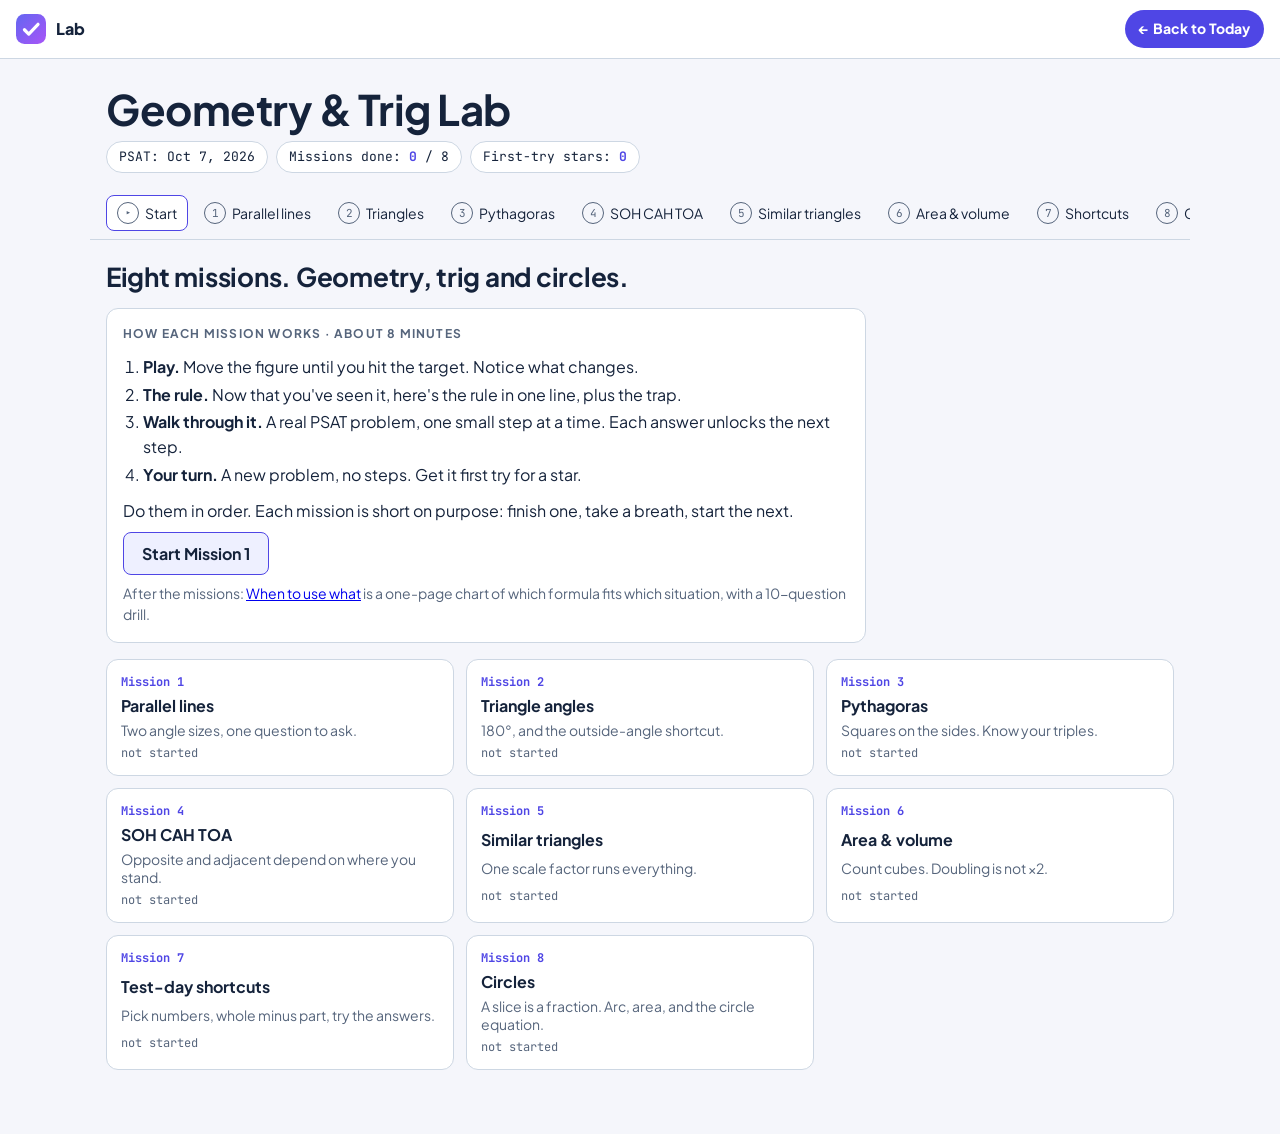
<file: geometry.html>
<!doctype html>
<html lang="en">
<head>
<meta charset="utf-8">
<meta name="viewport" content="width=device-width, initial-scale=1, viewport-fit=cover">
<link rel="icon" href="icons/favicon.svg">
<title>Geometry & Trig Lab</title>
<link rel="preconnect" href="https://fonts.googleapis.com">
<link rel="preconnect" href="https://fonts.gstatic.com" crossorigin>
<link rel="stylesheet" href="https://fonts.googleapis.com/css2?family=Plus+Jakarta+Sans:wght@400..800&family=Atkinson+Hyperlegible:ital,wght@0,400;0,700;1,400&family=JetBrains+Mono:wght@500;700&display=swap">
<style>
/* Layout: a drafting-table workbook on graph paper. One mission on screen at a time.
   Desktop: stages (play → rule → walk-through → your turn) on the left, the live figure pinned on the right. Phone: figure on top.
   One color code in every figure: coral = opposite, teal = adjacent, amber = hypotenuse. */
:root{
  --paper:#eef2f6; --grid:#dbe3ec; --card:#ffffff; --ink:#15233b; --muted:#56657c; --line:#cdd7e3;
  --accent:#2a46c9; --accent-soft:#e3e8fb;
  --opp:#e2552c; --adj:#138f81; --hyp:#c58700;
  --good:#1d8a4a; --bad:#c43c3c;
  --f-display:"Unbounded","Arial Black",system-ui,sans-serif;
  --f-body:"Atkinson Hyperlegible",system-ui,-apple-system,"Segoe UI",sans-serif;
  --f-math:"JetBrains Mono",ui-monospace,"SFMono-Regular",Menlo,monospace;
}
@media (prefers-color-scheme: dark){:root:not([data-theme="light"]){
  --paper:#0e1520; --grid:#18222f; --card:#151f2d; --ink:#e5ecf6; --muted:#97a6bb; --line:#2a384c;
  --accent:#8ea2ff; --accent-soft:#1f2a4a; --opp:#ff7b57; --adj:#3fcbb8; --hyp:#f2c14a; --good:#52c47e; --bad:#ff7a7a; color-scheme:dark}}
:root[data-theme="dark"]{
  --paper:#0e1520; --grid:#18222f; --card:#151f2d; --ink:#e5ecf6; --muted:#97a6bb; --line:#2a384c;
  --accent:#8ea2ff; --accent-soft:#1f2a4a; --opp:#ff7b57; --adj:#3fcbb8; --hyp:#f2c14a; --good:#52c47e; --bad:#ff7a7a; color-scheme:dark}

*{box-sizing:border-box}
body{background:var(--paper);color:var(--ink);font-family:var(--f-body);font-size:16px;line-height:1.55;
  background-image:linear-gradient(var(--grid) 1px,transparent 1px),linear-gradient(90deg,var(--grid) 1px,transparent 1px);background-size:24px 24px}
.wrap{max-width:1100px;margin:0 auto;padding-inline:16px;padding-block:0 64px}
h1,h2{font-family:var(--f-display);text-wrap:balance;letter-spacing:-.01em;margin:0}
h1{font-size:clamp(26px,5.4vw,42px);line-height:1.05;font-weight:700}
h2{font-size:clamp(20px,3.4vw,26px);font-weight:700;line-height:1.15}
h3{font-size:12px;letter-spacing:.1em;text-transform:uppercase;margin:0;color:var(--muted)}
p{margin:0}
.m{font-family:var(--f-math);font-size:.92em;white-space:nowrap}
.c-opp{color:var(--opp);font-weight:700}.c-adj{color:var(--adj);font-weight:700}.c-hyp{color:var(--hyp);font-weight:700}.c-acc{color:var(--accent);font-weight:700}

.hero{padding-block:28px 14px;display:grid;gap:10px}
.statrow{display:flex;flex-wrap:wrap;gap:8px;align-items:center}
.pill{font-family:var(--f-math);font-size:13px;padding:5px 12px;border-radius:999px;background:var(--card);border:1px solid var(--line);font-variant-numeric:tabular-nums}
.pill b{color:var(--accent)}

nav.lessons{position:sticky;top:env(safe-area-inset-top,0px);z-index:5;background:var(--paper);border-bottom:1px solid var(--line);margin-inline:-16px;padding:8px 16px;overflow-x:auto;white-space:nowrap;scrollbar-width:thin}
nav.lessons a{display:inline-flex;align-items:center;gap:6px;font-size:14px;color:var(--ink);text-decoration:none;padding:6px 10px;border-radius:8px;margin-right:2px;border:1.5px solid transparent}
nav.lessons a:hover{background:var(--card)}
nav.lessons a.on{border-color:var(--accent);background:var(--card)}
nav.lessons a:focus-visible{outline:2px solid var(--accent);outline-offset:2px}
nav.lessons .n{font-family:var(--f-math);font-size:11px;min-width:22px;height:22px;padding:0 4px;border-radius:11px;display:inline-grid;place-items:center;border:1.5px solid var(--muted);color:var(--muted)}
nav.lessons a.done .n{background:var(--good);border-color:var(--good);color:var(--card)}
nav.lessons .sep{display:inline-block;width:1px;height:20px;background:var(--line);margin:0 8px;vertical-align:middle}

/* start view */
.path{display:grid;grid-template-columns:repeat(3,minmax(0,1fr));gap:12px;margin-top:16px}
@media (max-width:820px){.path{grid-template-columns:repeat(2,minmax(0,1fr))}}
@media (max-width:480px){.path{grid-template-columns:minmax(0,1fr)}}
.mcard{background:var(--card);border:1.5px solid var(--line);border-radius:12px;padding:14px;display:grid;gap:6px;text-align:left;font-weight:400;color:var(--ink);cursor:pointer}
.mcard:hover{border-color:var(--accent);background:var(--card);color:var(--ink)}
.mcard .k{font-family:var(--f-math);font-size:12px;color:var(--accent);font-weight:700}
.mcard .t{font-family:var(--f-display);font-size:16px;font-weight:700;line-height:1.2}
.mcard .s{font-size:14px;color:var(--muted)}
.mcard .st{font-family:var(--f-math);font-size:12px}
.how{background:var(--card);border:1px solid var(--line);border-radius:12px;padding:16px;margin-top:16px;display:grid;gap:8px;max-width:760px}
.how ol{margin:0;padding-left:20px}.how li{margin:3px 0}
.bigbtn{font-size:16px;padding:10px 18px;justify-self:start}

/* mission layout */
section.view{margin-top:22px}
.lhead{display:flex;flex-wrap:wrap;align-items:baseline;gap:6px 12px;margin-bottom:16px}
.lnum{font-family:var(--f-math);font-size:14px;color:var(--accent);font-weight:700}
.lhead .time{font-family:var(--f-math);font-size:12px;color:var(--muted)}
.grid{display:grid;grid-template-columns:minmax(0,1fr) minmax(0,1fr);gap:18px;align-items:start}
.figcol{position:sticky;top:64px;order:2;min-width:0}
.stages{display:grid;gap:14px;min-width:0;order:1}
@media (max-width:860px){.grid{grid-template-columns:minmax(0,1fr)}.figcol{position:static;order:0}}
.fig{background:var(--card);border:1px solid var(--line);border-radius:12px;padding:12px;display:grid;gap:10px}
.fig svg{width:100%;height:auto;display:block;max-height:380px;touch-action:none}
.controls{display:flex;flex-wrap:wrap;gap:10px 14px;align-items:center}
.controls label{font-size:14px;display:flex;align-items:center;gap:8px;flex:1 1 190px;min-width:0}
.controls label span{font-family:var(--f-math);min-width:3.6em;font-variant-numeric:tabular-nums}
input[type=range]{flex:1;min-width:80px;accent-color:var(--accent)}
button{font-family:var(--f-body);font-size:14px;font-weight:700;border-radius:8px;border:1.5px solid var(--accent);background:var(--accent-soft);color:var(--ink);padding:7px 12px;cursor:pointer}
button:hover{background:var(--accent);color:var(--card)}
button:disabled{opacity:.5;cursor:default}
button:focus-visible,input:focus-visible{outline:2px solid var(--accent);outline-offset:2px}
.seg{display:inline-flex;border:1.5px solid var(--accent);border-radius:8px;overflow:hidden}
.seg button{border:0;border-radius:0;background:transparent}
.seg button:hover{background:var(--accent-soft);color:var(--ink)}
.seg button[aria-pressed="true"]{background:var(--accent);color:var(--card)}
.readout{font-family:var(--f-math);font-size:13.5px;background:var(--paper);border-radius:8px;padding:10px 12px;line-height:1.75;font-variant-numeric:tabular-nums;overflow-x:auto}
.readout .big{font-size:15px;font-weight:700}

/* stages */
.stage{background:var(--card);border:1px solid var(--line);border-radius:12px;padding:16px;display:grid;gap:10px;transition:opacity .3s}
.stage .sh{display:flex;align-items:center;gap:10px}
.stage .sn{font-family:var(--f-math);font-weight:700;font-size:13px;width:26px;height:26px;border-radius:50%;display:inline-grid;place-items:center;background:var(--accent-soft);color:var(--accent);flex:none}
.stage.ok .sn{background:var(--good);color:var(--card)}
.stage .sh h3{color:var(--ink);font-size:13px}
.stage.locked{opacity:.42}
.stage.locked .body{display:none}
.stage .lockmsg{display:none;font-size:14px;color:var(--muted)}
.stage.locked .lockmsg{display:block}
.body{display:grid;gap:10px}
.goal{font-size:17px}
.goal b{color:var(--accent)}
.status{font-size:15px;padding:10px 12px;border-radius:8px;background:var(--paper)}
.status.win{background:color-mix(in srgb,var(--good) 15%,var(--card));border:1.5px solid var(--good)}
.linkbtn{background:none;border:0;padding:0;color:var(--muted);font-weight:400;text-decoration:underline;justify-self:start;font-size:13px}
.linkbtn:hover{background:none;color:var(--ink)}
.rule p+p{margin-top:2px}
.rule .trap{border-left:4px solid var(--bad);padding:6px 0 6px 12px}
.rule .key{font-family:var(--f-math);font-size:17px;padding:8px 12px;background:var(--paper);border-radius:8px;justify-self:start;max-width:100%;overflow-x:auto}

/* walk-through */
.wstep{border-left:3px solid var(--line);padding:2px 0 2px 12px;display:grid;gap:8px}
.wstep.cur{border-left-color:var(--accent)}
.wstep.done{border-left-color:var(--good)}
.wstep .p{font-size:16px}
.wstep .ans{font-family:var(--f-math);font-size:14px;color:var(--good);font-weight:700}
.wstep .ex{font-size:14px;color:var(--muted)}
.chips{display:flex;flex-wrap:wrap;gap:8px}
.chips button{font-family:var(--f-math);font-weight:500;background:var(--paper);border:1.5px solid var(--line);text-align:left}
.chips button:hover{background:var(--accent-soft);color:var(--ink);border-color:var(--accent)}
.chips button.wrong{border-color:var(--bad);text-decoration:line-through;opacity:.7}
.chips button.right{border-color:var(--good);background:color-mix(in srgb,var(--good) 18%,var(--card))}
.numrow{display:flex;gap:8px;flex-wrap:wrap;align-items:center}
.numrow input{font-family:var(--f-math);font-size:16px;width:8em;padding:7px 10px;border-radius:8px;border:1.5px solid var(--line);background:var(--paper);color:var(--ink)}
.hint{font-size:14px;padding:8px 12px;border-radius:8px;background:color-mix(in srgb,var(--hyp) 14%,var(--card));border:1px solid color-mix(in srgb,var(--hyp) 50%,var(--card))}
.hint.show{background:color-mix(in srgb,var(--bad) 10%,var(--card));border-color:color-mix(in srgb,var(--bad) 45%,var(--card))}
.praise{font-weight:700;color:var(--good)}
.q{font-size:17px;max-width:70ch}
.why ol{margin:6px 0 0;padding-left:20px}
.nextbar{display:flex;flex-wrap:wrap;gap:10px;align-items:center;justify-content:space-between;padding:14px 16px;border-radius:12px;background:color-mix(in srgb,var(--good) 14%,var(--card));border:1.5px solid var(--good)}
.nextbar p{font-weight:700}

.wgrid{display:grid;grid-template-columns:repeat(2,minmax(0,1fr));gap:14px;margin-top:14px}
@media (max-width:760px){.wgrid{grid-template-columns:minmax(0,1fr)}}
.wcard{background:var(--card);border:1px solid var(--line);border-radius:12px;padding:14px 16px;display:grid;gap:4px;min-width:0}
.wrow{display:grid;grid-template-columns:minmax(0,1.1fr) minmax(0,1fr) auto;gap:10px;align-items:baseline;padding:8px 0;border-top:1px solid var(--line)}
.wrow:first-of-type{border-top:0}
.wrow .if{font-size:15px}.wrow .use{font-family:var(--f-math);font-size:13.5px;font-weight:700;color:var(--accent)}
.wrow a{font-family:var(--f-math);font-size:11px;color:var(--muted);text-decoration:none;border:1px solid var(--line);border-radius:6px;padding:2px 6px;white-space:nowrap}
.wrow a:hover{color:var(--ink);border-color:var(--accent)}
@media (max-width:480px){.wrow{grid-template-columns:minmax(0,1fr) auto}.wrow .use{grid-column:1/2}}
.drill{background:var(--card);border:1.5px dashed var(--line);border-radius:12px;padding:16px;margin-top:22px;display:grid;gap:10px;max-width:760px}
/* bonus + sheet */
.bonus-note{background:var(--card);border:1.5px dashed var(--muted);border-radius:12px;padding:12px 16px;font-size:15px;margin-bottom:16px;max-width:760px}
.sheet{display:grid;grid-template-columns:repeat(2,minmax(0,1fr));gap:16px}
@media (max-width:700px){.sheet{grid-template-columns:minmax(0,1fr)}}
.sheet .col{background:var(--card);border:1px solid var(--line);border-radius:12px;padding:16px}
.sheet ul{margin:8px 0 0;padding-left:18px}.sheet li{margin:4px 0}

/* svg */
.k-ink{stroke:var(--ink);fill:none}.k-dim{stroke:var(--muted);fill:none;opacity:.55}
.k-opp{stroke:var(--opp);fill:none}.k-adj{stroke:var(--adj);fill:none}.k-hyp{stroke:var(--hyp);fill:none}.k-acc{stroke:var(--accent);fill:none}
.w-opp{fill:var(--opp);fill-opacity:.28;stroke:var(--opp);stroke-width:1.5}
.w-adj{fill:var(--adj);fill-opacity:.28;stroke:var(--adj);stroke-width:1.5}
.w-hyp{fill:var(--hyp);fill-opacity:.3;stroke:var(--hyp);stroke-width:1.5}
.w-acc{fill:var(--accent);fill-opacity:.18;stroke:var(--accent);stroke-width:1.5}
.f-tri{fill:var(--accent);fill-opacity:.07}
.face-t{fill:var(--hyp);fill-opacity:.32;stroke:var(--ink)}.face-r{fill:var(--adj);fill-opacity:.3;stroke:var(--ink)}.face-f{fill:var(--opp);fill-opacity:.26;stroke:var(--ink)}
.lbl{fill:var(--ink);font-family:var(--f-math)}.lbl-m{fill:var(--muted);font-family:var(--f-math)}
.t-opp{fill:var(--opp);font-family:var(--f-math);font-weight:700}.t-adj{fill:var(--adj);font-family:var(--f-math);font-weight:700}
.t-hyp{fill:var(--hyp);font-family:var(--f-math);font-weight:700}.t-acc{fill:var(--accent);font-family:var(--f-math);font-weight:700}
.dot{fill:var(--ink)}.handle{fill:var(--accent);cursor:grab}.grid-l{stroke:var(--grid)}
.ghost{animation:fadein .7s ease both}
@keyframes fadein{from{opacity:0}to{opacity:1}}
.pop{animation:pop .5s ease}
@keyframes pop{0%{transform:scale(1)}40%{transform:scale(1.03)}100%{transform:scale(1)}}
@media (prefers-reduced-motion:reduce){.ghost,.pop{animation:none}.stage{transition:none}}
[hidden]{display:none!important}
body{margin:0}
:root{padding-top:env(safe-area-inset-top,0px);padding-bottom:env(safe-area-inset-bottom,0px)}
.back{display:inline-block;margin-top:14px;font-size:14px;color:var(--accent);text-decoration:none;font-weight:700}
.back:hover{text-decoration:underline}

/* Match Test Prep Hub: same fonts, accent and background, plus an app bar with a way back to Today */
:root{--accent:#4F46E5;--accent-soft:#EEF0FF;--paper:#F5F6FB;--f-display:"Plus Jakarta Sans",system-ui,sans-serif;--f-body:"Plus Jakarta Sans",system-ui,-apple-system,"Segoe UI",sans-serif}
@media (prefers-color-scheme: dark){:root:not([data-theme="light"]){--accent:#8B8CFA;--accent-soft:#1F2350;--paper:#0B1020}}
body{background-image:none!important}
.appbar-lab{position:sticky;top:0;z-index:30;display:flex;align-items:center;justify-content:space-between;gap:12px;padding:10px 16px;background:color-mix(in srgb,var(--card) 92%,transparent);-webkit-backdrop-filter:blur(14px);backdrop-filter:blur(14px);border-bottom:1px solid var(--line)}
.appbar-lab .brand{display:flex;align-items:center;gap:10px;font-weight:800;color:var(--ink);text-decoration:none}
.appbar-lab .brand svg{width:30px;height:30px}
.appbar-lab .home{display:inline-flex;align-items:center;gap:6px;height:38px;padding:0 14px;border-radius:99px;background:var(--accent);color:#fff;font-weight:750;text-decoration:none;font-size:14px}
header.hero .back{display:none}
</style>
</head>
<body>
<div class="appbar-lab"><a class="brand" href="./"><svg viewBox="0 0 32 32" aria-hidden="true"><defs><linearGradient id="lgl" x1="0" y1="0" x2="1" y2="1"><stop offset="0" stop-color="#6366F1"/><stop offset="1" stop-color="#A855F7"/></linearGradient></defs><rect width="32" height="32" rx="9" fill="url(#lgl)"/><path d="M9 16.8l4.6 4.6L23.5 11" fill="none" stroke="#fff" stroke-width="3.4" stroke-linecap="round" stroke-linejoin="round"/></svg>Lab</a><a class="home" href="./">← Back to Today</a></div>
<div class="wrap">
  <header class="hero">
    <a class="back" href="./">&larr; Back to Test Prep Hub</a>
    <h1>Geometry &amp; Trig Lab</h1>
    <div class="statrow">
      <span class="pill" id="countdown">PSAT: Oct 7</span>
      <span class="pill">Missions done: <b id="prog">0</b> / 8</span>
      <span class="pill">First-try stars: <b id="stars">0</b></span>
    </div>
  </header>

  <nav class="lessons" aria-label="Missions">
    <a href="#start" data-v="start"><span class="n">▸</span>Start</a>
    <a href="#l1" data-v="l1" data-l="1"><span class="n">1</span>Parallel lines</a>
    <a href="#l2" data-v="l2" data-l="2"><span class="n">2</span>Triangles</a>
    <a href="#l3" data-v="l3" data-l="3"><span class="n">3</span>Pythagoras</a>
    <a href="#l4" data-v="l4" data-l="4"><span class="n">4</span>SOH CAH TOA</a>
    <a href="#l5" data-v="l5" data-l="5"><span class="n">5</span>Similar triangles</a>
    <a href="#l6" data-v="l6" data-l="6"><span class="n">6</span>Area &amp; volume</a>
    <a href="#l7" data-v="l7" data-l="7"><span class="n">7</span>Shortcuts</a>
    <a href="#l8" data-v="l8" data-l="8"><span class="n">8</span>Circles</a>
    <span class="sep"></span>
    <a href="#which" data-v="which"><span class="n">?</span>When to use what</a>
    <a href="#sheet" data-v="sheet"><span class="n">★</span>Cheat sheet</a>
    <a href="#bonus" data-v="bonus"><span class="n">SAT</span>Bonus</a>
  </nav>

  <!-- START -->
  <section class="view" id="start">
    <h2>Eight missions. Geometry, trig and circles.</h2>
    <div class="how">
      <h3>How each mission works · about 8 minutes</h3>
      <ol>
        <li><b>Play.</b> Move the figure until you hit the target. Notice what changes.</li>
        <li><b>The rule.</b> Now that you've seen it, here's the rule in one line, plus the trap.</li>
        <li><b>Walk through it.</b> A real PSAT problem, one small step at a time. Each answer unlocks the next step.</li>
        <li><b>Your turn.</b> A new problem, no steps. Get it first try for a star.</li>
      </ol>
      <p>Do them in order. Each mission is short on purpose: finish one, take a breath, start the next.</p>
      <button class="bigbtn" id="go">Start the next mission</button>
      <p style="font-size:14px;color:var(--muted)">After the missions: <a href="#which" data-goto="which">When to use what</a> is a one-page chart of which formula fits which situation, with a 10-question drill.</p>
    </div>
    <div class="path" id="path"></div>
  </section>

  <!-- MISSION 1 -->
  <section class="view" id="l1" hidden>
    <div class="lhead"><span class="lnum">Mission 1</span><h2>Parallel lines make only two angles</h2><span class="time">≈ 7 min</span></div>
    <div class="grid">
      <div class="figcol"><div class="fig">
        <svg id="fig1" viewBox="0 0 360 250" role="img" aria-label="Two parallel lines cut by a slanted line, angles colored by size"></svg>
        <div class="controls"><label for="s1">Tilt <input id="s1" type="range" min="25" max="155" value="60"><span id="v1"></span></label><button data-play="s1">Play</button></div>
        <div class="readout" id="r1"></div>
      </div></div>
      <div class="stages" data-lesson="1">
        <div class="stage" data-st="g"><div class="sh"><span class="sn">1</span><h3>Play</h3></div><div class="body">
          <p class="goal">Tilt the line until a <b class="c-adj">teal</b> angle is exactly <b>70°</b>.</p>
          <p>While you slide, watch all eight angles. How many different sizes do you see?</p>
          <div class="status" data-status>Not there yet. Keep sliding.</div>
          <button class="linkbtn" data-skip>Skip this step</button></div></div>
        <div class="stage locked" data-st="r"><div class="sh"><span class="sn">2</span><h3>The rule</h3></div><p class="lockmsg">Finish step 1 to unlock.</p><div class="body rule">
          <p>A line crossing two parallel lines makes 8 angles, but only <b>two sizes</b>: a small one and a big one.</p>
          <p class="key">small + big = 180°</p>
          <p>For any two angles in the picture, ask one question: <b>same color or different color?</b> Same color → equal. Different colors → add to 180.</p>
          <p class="trap"><b>Trap:</b> you don't need the names (alternate interior, corresponding…). If one angle looks sharp and the other looks wide, they can't be equal.</p></div></div>
        <div class="stage locked" data-st="w"><div class="sh"><span class="sn">3</span><h3>Walk through it</h3></div><p class="lockmsg">Finish step 2 to unlock.</p><div class="body">
          <p class="q">Two parallel lines are cut by a transversal. Two alternate interior angles measure <span class="m">(3x + 10)°</span> and <span class="m">(5x − 30)°</span>. Find x.</p>
          <div data-walk></div></div></div>
        <div class="stage locked" data-st="s"><div class="sh"><span class="sn">4</span><h3>Your turn</h3></div><p class="lockmsg">Finish step 3 to unlock.</p><div class="body" data-solo></div></div>
      </div>
    </div>
  </section>

  <!-- MISSION 2 -->
  <section class="view" id="l2" hidden>
    <div class="lhead"><span class="lnum">Mission 2</span><h2>Triangle angles: 180° and the outside angle</h2><span class="time">≈ 8 min</span></div>
    <div class="grid">
      <div class="figcol"><div class="fig">
        <svg id="fig2" viewBox="0 0 360 240" role="img" aria-label="Triangle with draggable corner C and the exterior angle at B"></svg>
        <div class="controls"><button id="play2">Play</button><button id="rand2">Random triangle</button></div>
        <div class="readout" id="r2"></div>
      </div></div>
      <div class="stages" data-lesson="2">
        <div class="stage" data-st="g"><div class="sh"><span class="sn">1</span><h3>Play</h3></div><div class="body">
          <p class="goal"><b>Drag the blue dot</b> until the angle at C is <b>90°</b>.</p>
          <p>Watch the big wedge outside corner B. What two colors is it made of?</p>
          <div class="status" data-status>Not there yet. Keep dragging (arrow keys work too after you tap the dot).</div>
          <button class="linkbtn" data-skip>Skip this step</button></div></div>
        <div class="stage locked" data-st="r"><div class="sh"><span class="sn">2</span><h3>The rule</h3></div><p class="lockmsg">Finish step 1 to unlock.</p><div class="body rule">
          <p class="key">A + B + C = 180°</p>
          <p>The <b>exterior angle</b> at a corner = the two inside angles <b>that don't touch it</b>. In the figure, the outside wedge at B is literally a coral piece (A) plus a teal piece (C).</p>
          <p><b>Isosceles:</b> two equal angles sit across from two equal sides.</p>
          <p><b>Shapes with more sides:</b> split them into triangles from one corner. A shape with n sides makes n − 2 triangles, so its inside angles add to <span class="m">(n − 2) × 180°</span>. Pentagon: 3 × 180 = 540°. If all the angles are equal (a regular shape), divide by n: 540 ÷ 5 = 108°. The outside angles of any shape add to 360°.</p>
          <p class="trap"><b>Trap:</b> the inside angle right next to the exterior angle is not part of it. Those two add to 180.</p></div></div>
        <div class="stage locked" data-st="w"><div class="sh"><span class="sn">3</span><h3>Walk through it</h3></div><p class="lockmsg">Finish step 2 to unlock.</p><div class="body">
          <p class="q">In triangle ABC, angle A = <span class="m">50°</span> and angle C = <span class="m">65°</span>. Side AB is extended past B. Find the exterior angle at B, then figure out which sides are equal.</p>
          <div data-walk></div></div></div>
        <div class="stage locked" data-st="s"><div class="sh"><span class="sn">4</span><h3>Your turn</h3></div><p class="lockmsg">Finish step 3 to unlock.</p><div class="body" data-solo></div></div>
      </div>
    </div>
  </section>

  <!-- MISSION 3 -->
  <section class="view" id="l3" hidden>
    <div class="lhead"><span class="lnum">Mission 3</span><h2>Pythagoras is about squares</h2><span class="time">≈ 7 min</span></div>
    <div class="grid">
      <div class="figcol"><div class="fig">
        <svg id="fig3" role="img" aria-label="Right triangle with a square built on each side"></svg>
        <div class="controls">
          <label for="s3a">Leg a <input id="s3a" type="range" min="1" max="15" value="3"><span id="v3a"></span></label>
          <label for="s3b">Leg b <input id="s3b" type="range" min="1" max="15" value="4"><span id="v3b"></span></label>
        </div>
        <div class="readout" id="r3"></div>
      </div></div>
      <div class="stages" data-lesson="3">
        <div class="stage" data-st="g"><div class="sh"><span class="sn">1</span><h3>Play</h3></div><div class="body">
          <p class="goal">Right now the legs are 3 and 4, and the long side comes out to exactly 5. Find <b>another</b> pair of legs where the long side is a <b>whole number</b>.</p>
          <p>Watch the numbers inside the squares. Add the coral and teal numbers. What do you get?</p>
          <div class="status" data-status>Try some pairs. (Hint: try doubling 3 and 4.)</div>
          <button class="linkbtn" data-skip>Skip this step</button></div></div>
        <div class="stage locked" data-st="r"><div class="sh"><span class="sn">2</span><h3>The rule</h3></div><p class="lockmsg">Finish step 1 to unlock.</p><div class="body rule">
          <p>The square on the long side has the same area as the other two squares combined.</p>
          <p class="key">a² + b² = c²</p>
          <p><span class="c-hyp">c</span> is the <b>hypotenuse</b>: across from the 90° angle, always the longest side. Only works in right triangles.</p>
          <p>Memorize these whole-number sets to skip the math: <span class="m">3-4-5</span>, <span class="m">5-12-13</span>, <span class="m">8-15-17</span>, <span class="m">7-24-25</span>, and multiples like <span class="m">6-8-10</span>.</p>
          <p class="trap"><b>Trap:</b> if they give you the hypotenuse and a leg, <b>subtract</b>: <span class="m">b² = c² − a²</span>.</p></div></div>
        <div class="stage locked" data-st="w"><div class="sh"><span class="sn">3</span><h3>Walk through it</h3></div><p class="lockmsg">Finish step 2 to unlock.</p><div class="body">
          <p class="q">A right triangle has a hypotenuse of <span class="m">13</span> and one leg of <span class="m">5</span>. Find the other leg.</p>
          <div data-walk></div></div></div>
        <div class="stage locked" data-st="s"><div class="sh"><span class="sn">4</span><h3>Your turn</h3></div><p class="lockmsg">Finish step 3 to unlock.</p><div class="body" data-solo></div></div>
      </div>
    </div>
  </section>

  <!-- MISSION 4 -->
  <section class="view" id="l4" hidden>
    <div class="lhead"><span class="lnum">Mission 4</span><h2>SOH CAH TOA depends on where you stand</h2><span class="time">≈ 13 min</span></div>
    <div class="grid">
      <div class="figcol"><div class="fig">
        <svg id="fig5" viewBox="0 0 360 330" role="img" aria-label="Right triangle showing opposite, adjacent and hypotenuse"></svg>
        <div class="controls">
          <div class="seg" role="group" aria-label="Stand at corner"><button id="atA" aria-pressed="true">Stand at A</button><button id="atB" aria-pressed="false">Stand at B</button></div>
          <label for="s5">Angle A <input id="s5" type="range" min="10" max="80" value="30"><span id="v5"></span></label>
        </div>
        <div class="readout" id="r5"></div>
      </div></div>
      <div class="stages" data-lesson="4">
        <div class="stage" data-st="g"><div class="sh"><span class="sn">1</span><h3>Play</h3></div><div class="body">
          <p class="goal">Press <b>Stand at B</b>, then move the slider until <b>sin B ≈ 0.80</b>.</p>
          <p>Before that, flip between "Stand at A" and "Stand at B" a few times. Which sides change color? Which side never changes?</p>
          <div class="status" data-status>Not there yet.</div>
          <button class="linkbtn" data-skip>Skip this step</button></div></div>
        <div class="stage locked" data-st="r"><div class="sh"><span class="sn">2</span><h3>The rule</h3></div><p class="lockmsg">Finish step 1 to unlock.</p><div class="body rule">
          <p class="key"><b>S</b>in = <span class="c-opp">O</span>/<span class="c-hyp">H</span> &nbsp; <b>C</b>os = <span class="c-adj">A</span>/<span class="c-hyp">H</span> &nbsp; <b>T</b>an = <span class="c-opp">O</span>/<span class="c-adj">A</span></p>
          <p><span class="c-opp">Opposite</span> = the side across from you. <span class="c-adj">Adjacent</span> = the side touching you that isn't the hypotenuse. <span class="c-hyp">Hypotenuse</span> never changes.</p>
          <p>When you switch corners, opposite and adjacent <b>swap</b>. That's why, when the two small angles add to 90°:</p>
          <p class="key">sin A = cos B &nbsp;·&nbsp; sin(x°) = cos(90 − x)°</p>
          <p><b>With a calculator:</b> know an angle and a side? <span class="m">side = 12 × sin(35°)</span>. Know two sides and need the angle? Undo it: <span class="m">angle = sin⁻¹(12/13)</span>.</p>
          <p class="trap"><b>Trap:</b> SOH CAH TOA is <b>not</b> on the reference sheet, and tan never uses the hypotenuse. Before any trig on Desmos, check it's in <b>degrees</b>: <span class="m">sin(30)</span> must give <span class="m">0.5</span>. If it gives −0.988, it's in radians.</p></div></div>
        <div class="stage locked" data-st="w"><div class="sh"><span class="sn">3</span><h3>Walk through it</h3></div><p class="lockmsg">Finish step 2 to unlock.</p><div class="body">
          <p class="q"><b>Part 1</b> (steps 1–5): Right triangle ABC has its right angle at C. AB = <span class="m">13</span>, BC = <span class="m">5</span>, AC = <span class="m">12</span>. Find tan A and cos B.<br><b>Part 2</b> (steps 6–10): the same ideas with a calculator, the way the PSAT usually asks.</p>
          <div data-walk></div></div></div>
        <div class="stage locked" data-st="s"><div class="sh"><span class="sn">4</span><h3>Your turn</h3></div><p class="lockmsg">Finish step 3 to unlock.</p><div class="body" data-solo></div></div>
      </div>
    </div>
  </section>

  <!-- MISSION 5 -->
  <section class="view" id="l5" hidden>
    <div class="lhead"><span class="lnum">Mission 5</span><h2>Similar triangles: one scale factor</h2><span class="time">≈ 8 min</span></div>
    <div class="grid">
      <div class="figcol"><div class="fig">
        <svg id="fig6" viewBox="0 0 360 270" role="img" aria-label="Triangle ABC with segment DE parallel to BC"></svg>
        <div class="controls"><label for="s6">AD / AB <input id="s6" type="range" min="0.2" max="0.9" step="0.05" value="0.3"><span id="v6"></span></label><button data-play="s6">Play</button></div>
        <div class="readout" id="r6"></div>
      </div></div>
      <div class="stages" data-lesson="5">
        <div class="stage" data-st="g"><div class="sh"><span class="sn">1</span><h3>Play</h3></div><div class="body">
          <p class="goal">Slide D until <b class="c-adj">DE = 6</b>. (BC is 12.)</p>
          <p>When DE is half of BC, where is D on side AB? Look at the area line too.</p>
          <div class="status" data-status>Not there yet.</div>
          <button class="linkbtn" data-skip>Skip this step</button></div></div>
        <div class="stage locked" data-st="r"><div class="sh"><span class="sn">2</span><h3>The rule</h3></div><p class="lockmsg">Finish step 1 to unlock.</p><div class="body rule">
          <p>Same angles → same shape. Every side of the small triangle = big side × <b>k</b>, the scale factor.</p>
          <p>A line parallel to one side (DE ∥ BC) always cuts off a smaller similar triangle.</p>
          <p class="key">AD/AB = DE/BC = k</p>
          <p class="key">lengths ×k &nbsp; areas ×k² &nbsp; volumes ×k³</p>
          <p class="trap"><b>Trap:</b> use <b>whole sides</b>. k is AD/AB, not AD/DB. DB is just the leftover piece.</p></div></div>
        <div class="stage locked" data-st="w"><div class="sh"><span class="sn">3</span><h3>Walk through it</h3></div><p class="lockmsg">Finish step 2 to unlock.</p><div class="body">
          <p class="q">In triangle ABC, D is on AB and E is on AC with DE ∥ BC. AD = <span class="m">4</span>, DB = <span class="m">6</span>, DE = <span class="m">5</span>. Find BC.</p>
          <div data-walk></div></div></div>
        <div class="stage locked" data-st="s"><div class="sh"><span class="sn">4</span><h3>Your turn</h3></div><p class="lockmsg">Finish step 3 to unlock.</p><div class="body" data-solo></div></div>
      </div>
    </div>
  </section>

  <!-- MISSION 6 -->
  <section class="view" id="l6" hidden>
    <div class="lhead"><span class="lnum">Mission 6</span><h2>Area and volume: count the cubes</h2><span class="time">≈ 8 min</span></div>
    <div class="grid">
      <div class="figcol"><div class="fig">
        <svg id="fig9" role="img" aria-label="Box drawn with unit-cube grid lines"></svg>
        <div class="controls">
          <label for="s9l">Length <input id="s9l" type="range" min="1" max="8" value="3"><span id="v9l"></span></label>
          <label for="s9w">Width <input id="s9w" type="range" min="1" max="8" value="2"><span id="v9w"></span></label>
          <label for="s9h">Height <input id="s9h" type="range" min="1" max="8" value="2"><span id="v9h"></span></label>
          <button id="dbl9">Double every side</button>
        </div>
        <div class="readout" id="r9"></div>
      </div></div>
      <div class="stages" data-lesson="6">
        <div class="stage" data-st="g"><div class="sh"><span class="sn">1</span><h3>Play</h3></div><div class="body">
          <p class="goal">Build a box with a volume of exactly <b>24</b> cubes. Then press <b>Double every side</b> and see what happens to the volume.</p>
          <p>There are several boxes that work. Can you find two?</p>
          <div class="status" data-status>Not there yet.</div>
          <button class="linkbtn" data-skip>Skip this step</button></div></div>
        <div class="stage locked" data-st="r"><div class="sh"><span class="sn">2</span><h3>The rule</h3></div><p class="lockmsg">Finish step 1 to unlock.</p><div class="body rule">
          <p><b>Area</b> counts flat squares. <b>Volume</b> counts cubes.</p>
          <p class="key">box: V = ℓwh &nbsp; prism or cylinder: V = (base area) × height</p>
          <p>Cylinder base is a circle, so <span class="m">V = πr²h</span>. These formulas are on the reference sheet. Your job is picking the right one and plugging in carefully.</p>
          <p><b>Surface area</b> = add up the area of every face. A cube has 6 equal faces: <span class="m">6s²</span>.</p>
          <p class="trap"><b>Trap:</b> doubling the sides does not double the volume. Area goes ×4, volume goes ×8.</p></div></div>
        <div class="stage locked" data-st="w"><div class="sh"><span class="sn">3</span><h3>Walk through it</h3></div><p class="lockmsg">Finish step 2 to unlock.</p><div class="body">
          <p class="q">A cylinder has radius <span class="m">3</span> and height <span class="m">10</span>. Find its volume. Then see what happens if the radius doubles.</p>
          <div data-walk></div></div></div>
        <div class="stage locked" data-st="s"><div class="sh"><span class="sn">4</span><h3>Your turn</h3></div><p class="lockmsg">Finish step 3 to unlock.</p><div class="body" data-solo></div></div>
      </div>
    </div>
  </section>

  <!-- MISSION 7 -->
  <section class="view" id="l7" hidden>
    <div class="lhead"><span class="lnum">Mission 7</span><h2>Test-day shortcuts</h2><span class="time">≈ 9 min</span></div>
    <div class="grid">
      <div class="figcol"><div class="fig">
        <svg id="fig10" viewBox="0 0 360 260" role="img" aria-label="Rectangle before and after changing its length and width by percentages"></svg>
        <div class="controls">
          <label for="s10p">Length <input id="s10p" type="range" min="-50" max="50" step="5" value="20"><span id="v10p"></span></label>
          <label for="s10q">Width <input id="s10q" type="range" min="-50" max="50" step="5" value="-20"><span id="v10q"></span></label>
        </div>
        <div class="readout" id="r10"></div>
      </div></div>
      <div class="stages" data-lesson="7">
        <div class="stage" data-st="g"><div class="sh"><span class="sn">1</span><h3>Play</h3></div><div class="body">
          <p class="goal">Right now the length goes up 20% and the width goes down 20%. Most people guess the area stays the same. Check the readout. Then find a setting where the <b>length goes up</b> and the <b>area changes by exactly 0%</b>.</p>
          <div class="status" data-status>Not there yet.</div>
          <button class="linkbtn" data-skip>Skip this step</button></div></div>
        <div class="stage locked" data-st="r"><div class="sh"><span class="sn">2</span><h3>The shortcuts</h3></div><p class="lockmsg">Finish step 1 to unlock.</p><div class="body rule">
          <p><b>1. Pick easy numbers.</b> When a question has no numbers ("a rectangle's length grows 20%…"), make some up. Use 10 or 100. Then compare before and after.</p>
          <p class="key">+20% → ×1.2 &nbsp; −20% → ×0.8 &nbsp; 1.2 × 0.8 = 0.96</p>
          <p><b>2. Whole minus part.</b> A shaded region is usually the big shape's area minus the cut-out's area.</p>
          <p><b>3. Similar triangles share trig ratios.</b> Same angles means same sin, cos and tan, no matter the size.</p>
          <p><b>4. Sketch it.</b> No figure given? Draw one and label every number from the question on it before doing any math.</p>
          <p><b>5. Try the answers.</b> Stuck setting up an equation? Plug each answer choice back in and see which one works.</p>
          <p class="trap"><b>Trap:</b> percent changes don't add. +20% then −20% is not 0%. Multiply the multipliers.</p></div></div>
        <div class="stage locked" data-st="w"><div class="sh"><span class="sn">3</span><h3>Walk through it</h3></div><p class="lockmsg">Finish step 2 to unlock.</p><div class="body">
          <p class="q">Three quick problems, one per shortcut: a percent change, a shaded region, and similar triangles.</p>
          <div data-walk></div></div></div>
        <div class="stage locked" data-st="s"><div class="sh"><span class="sn">4</span><h3>Your turn</h3></div><p class="lockmsg">Finish step 3 to unlock.</p><div class="body" data-solo></div></div>
      </div>
    </div>
  </section>

  <!-- MISSION 8 -->
  <section class="view" id="l8" hidden>
    <div class="lhead"><span class="lnum">Mission 8</span><h2>Circles: a slice is a fraction</h2><span class="time">≈ 9 min</span></div>
    <div class="grid">
      <div class="figcol"><div class="fig">
        <svg id="fig11" viewBox="0 0 300 290" role="img" aria-label="Circle with a slice cut out, showing its arc and area"></svg>
        <div class="controls">
          <label for="s11t">Angle <input id="s11t" type="range" min="15" max="330" step="5" value="120"><span id="v11t"></span></label>
          <label for="s11r">Radius <input id="s11r" type="range" min="1" max="12" value="6"><span id="v11r"></span></label>
        </div>
        <div class="readout" id="r11"></div>
      </div></div>
      <div class="stages" data-lesson="8">
        <div class="stage" data-st="g"><div class="sh"><span class="sn">1</span><h3>Play</h3></div><div class="body">
          <p class="goal">Slide the angle until the slice is exactly <b>one-sixth</b> of the circle.</p>
          <p>Watch the fraction in the readout. Then change the radius: does the fraction change?</p>
          <div class="status" data-status>Not there yet. Keep sliding.</div>
          <button class="linkbtn" data-skip>Skip this step</button></div></div>
        <div class="stage locked" data-st="r"><div class="sh"><span class="sn">2</span><h3>The rule</h3></div><p class="lockmsg">Finish step 1 to unlock.</p><div class="body rule">
          <p>A slice with angle θ is the fraction <span class="m">θ/360</span> of the whole circle. Every slice question starts there.</p>
          <p class="key">arc = fraction × 2πr<br>sector area = fraction × πr²</p>
          <p><b>Radians:</b> 180° = π, so 60° = π/3 and 90° = π/2. To convert, multiply degrees by π/180.</p>
          <p><b>Circle equation:</b> <span class="m">(x − h)² + (y − k)² = r²</span>. The center is (h, k), so flip the signs you see. The number on the right is r², not r.</p>
          <p class="trap"><b>Trap:</b> mixing up the two formulas. Arc is a <i>length</i> (uses 2πr). Sector is an <i>area</i> (uses πr²). And 25 on the right side of an equation means r = 5.</p></div></div>
        <div class="stage locked" data-st="w"><div class="sh"><span class="sn">3</span><h3>Walk through it</h3></div><p class="lockmsg">Finish step 2 to unlock.</p><div class="body">
          <p class="q">A circle has radius <span class="m">6</span>. A slice of <span class="m">60°</span> is cut out. Find the arc length, the sector area and the angle in radians. Then read a circle's equation.</p>
          <div data-walk></div></div></div>
        <div class="stage locked" data-st="s"><div class="sh"><span class="sn">4</span><h3>Your turn</h3></div><p class="lockmsg">Finish step 3 to unlock.</p><div class="body" data-solo></div></div>
      </div>
    </div>
  </section>

  <!-- WHEN TO USE WHAT -->
  <section class="view" id="which" hidden>
    <div class="lhead"><span class="lnum">?</span><h2>When to use what</h2></div>
    <p style="max-width:66ch">Most geometry mistakes aren't bad math. They're picking the wrong tool. Read what the question <b>gives you</b> and what it <b>asks for</b>, then find the row. The tags link back to the mission that teaches it.</p>
    <div class="wgrid" id="wgrid"></div>
    <div class="drill">
      <h3>Drill · which tool?</h3>
      <p style="font-size:14px;color:var(--muted)">No math, just pick the tool. 10 situations, about 3 minutes.</p>
      <div id="drill"></div>
    </div>
  </section>

  <!-- CHEAT SHEET -->
  <section class="view" id="sheet" hidden>
    <div class="lhead"><span class="lnum">★</span><h2>Cheat sheet for the night before</h2></div>
    <div class="sheet">
      <div class="col"><h3>Bluebook's reference sheet gives you</h3><ul>
        <li>Circle: <span class="m">A = πr²</span>, <span class="m">C = 2πr</span></li>
        <li>Rectangle <span class="m">A = ℓw</span>, triangle <span class="m">A = ½bh</span></li>
        <li><span class="m">a² + b² = c²</span></li>
        <li>Special right triangle side ratios</li>
        <li>Volume: box, cylinder, sphere, cone, pyramid</li>
        <li>Triangle angles sum to 180°; 360° in a circle</li></ul>
        <p style="margin-top:10px;font-size:14px;color:var(--muted)">Open it in Bluebook during the test. Practice once so you know where the button is.</p></div>
      <div class="col"><h3>You have to carry in your head</h3><ul>
        <li>Parallel lines: same color equal, different colors add to 180</li>
        <li>Exterior angle = the two far inside angles added</li>
        <li>Isosceles: equal sides ↔ equal angles across from them</li>
        <li>Triples: 3-4-5, 5-12-13, 8-15-17, 7-24-25</li>
        <li>SOH CAH TOA</li>
        <li><span class="m">sin x° = cos(90 − x)°</span></li>
        <li>Similar: <span class="m">AD/AB = DE/BC</span>; lengths ×k, area ×k², volume ×k³</li>
        <li>Surface area = add every face</li>
        <li>Desmos in <b>degrees</b>: sin(30) = 0.5</li>
        <li>Missing angle: <span class="m">sin⁻¹</span>, <span class="m">cos⁻¹</span>, <span class="m">tan⁻¹</span></li>
        <li>Percent changes multiply: ×1.2 × 0.8 = 0.96</li>
        <li>Shaded = whole − part; no figure → sketch one</li></ul></div>
    </div>
  </section>

  <!-- BONUS -->
  <section class="view" id="bonus" hidden>
    <div class="lhead"><span class="lnum">SAT bonus</span><h2>For later: special triangles, arcs, circle equations</h2></div>
    <p class="bonus-note"><b>Not on the PSAT.</b> College Board lists these for the SAT only. Finish the six missions first. Come back here after the PSAT, or if IB class covers them.</p>
    <div class="grid" style="margin-bottom:28px">
      <div class="figcol"><div class="fig">
        <svg id="fig4" viewBox="0 0 360 360" role="img" aria-label="Special right triangle with side labels"><g id="shape4"></g><g id="lab4"></g></svg>
        <div class="controls">
          <div class="seg" role="group" aria-label="Triangle type"><button id="m45" aria-pressed="true">45-45-90</button><button id="m30" aria-pressed="false">30-60-90</button></div>
          <button id="ghost4" aria-pressed="false">Where it comes from</button>
          <label for="s4">Short side x <input id="s4" type="range" min="1" max="10" value="4"><span id="v4"></span></label>
        </div>
        <div class="readout" id="r4"></div>
      </div></div>
      <div class="stages"><div class="stage"><div class="sh"><span class="sn">A</span><h3>Special right triangles</h3></div><div class="body rule">
        <p><b>45-45-90</b> is half a square: <span class="m">x, x, x√2</span>.</p>
        <p><b>30-60-90</b> is half an equilateral triangle: <span class="m">x, x√3, 2x</span>.</p>
        <p>Find the short side x first. Press "Where it comes from" to see the other half.</p>
        <p class="trap"><b>Trap:</b> in 30-60-90, <span class="m">x√3</span> is the longer leg, <span class="m">2x</span> is the hypotenuse.</p></div></div></div>
    </div>
    <div class="grid" style="margin-bottom:28px">
      <div class="figcol"><div class="fig">
        <svg id="fig7" viewBox="0 0 360 290" role="img" aria-label="Circle with a sector and its arc highlighted"></svg>
        <div class="controls">
          <label for="s7t">Angle θ <input id="s7t" type="range" min="0" max="360" value="120"><span id="v7t"></span></label>
          <label for="s7r">Radius r <input id="s7r" type="range" min="1" max="12" value="6"><span id="v7r"></span></label>
          <button id="rad7">Show 1 radian</button>
        </div>
        <div class="readout" id="r7"></div>
      </div></div>
      <div class="stages"><div class="stage"><div class="sh"><span class="sn">B</span><h3>Arcs, sectors, radians</h3></div><div class="body rule">
        <p>A slice is the fraction <span class="m">θ/360</span> of the circle.</p>
        <p><span class="c-opp">Arc</span> = fraction × <span class="m">2πr</span>. <span class="c-hyp">Sector</span> = fraction × <span class="m">πr²</span>.</p>
        <p><span class="m">180° = π radians</span>. 1 radian is the angle whose arc equals the radius.</p></div></div></div>
    </div>
    <div class="grid">
      <div class="figcol"><div class="fig">
        <svg id="fig8" viewBox="-11 -11 22 22" role="img" aria-label="Circle on a coordinate grid"></svg>
        <div class="controls">
          <label for="s8h">h <input id="s8h" type="range" min="-5" max="5" value="3"><span id="v8h"></span></label>
          <label for="s8k">k <input id="s8k" type="range" min="-5" max="5" value="-2"><span id="v8k"></span></label>
          <label for="s8r">r <input id="s8r" type="range" min="1" max="6" value="5"><span id="v8r"></span></label>
        </div>
        <div class="readout" id="r8"></div>
      </div></div>
      <div class="stages"><div class="stage"><div class="sh"><span class="sn">C</span><h3>Circle equations</h3></div><div class="body rule">
        <p class="key">(x − h)² + (y − k)² = r²</p>
        <p>Center <span class="m">(h, k)</span>, radius <span class="m">r</span>. Signs flip, and the right side is r².</p>
        <div class="readout" id="steps8"></div>
        <div class="controls"><button id="next8">Next step</button><button id="reset8">Start over</button></div></div></div></div>
    </div>
  </section>
</div>

<script>
(function(){
const $=s=>document.querySelector(s);
const R2D=180/Math.PI,reduce=matchMedia('(prefers-reduced-motion: reduce)').matches;
const P=(x,y)=>({x,y});
const r1=n=>Math.round(n*10)/10,r2=n=>Math.round(n*100)/100,r3=n=>Math.round(n*1000)/1000;
const pol=(c,r,deg)=>P(c.x+r*Math.cos(deg/R2D),c.y-r*Math.sin(deg/R2D));
const L=(a,b,cls,w=2.5,dash)=>`<line x1="${r1(a.x)}" y1="${r1(a.y)}" x2="${r1(b.x)}" y2="${r1(b.y)}" class="${cls}" stroke-width="${w}" stroke-linecap="round"${dash?` stroke-dasharray="${dash}"`:''}/>`;
const T=(p,s,cls='lbl',size=14,anchor='middle')=>`<text x="${r1(p.x)}" y="${r1(p.y)}" class="${cls}" font-size="${size}" text-anchor="${anchor}" dominant-baseline="middle">${s}</text>`;
const poly=(pts,cls,w=2.5)=>`<polygon points="${pts.map(p=>r3(p.x)+','+r3(p.y)).join(' ')}" class="${cls}" stroke-width="${w}" stroke-linejoin="round"/>`;
function wedge(c,r,a0,a1,cls){let d=((a1-a0)%360+360)%360;if(d<0.01)return'';if(d>359.9)return `<circle cx="${c.x}" cy="${c.y}" r="${r}" class="${cls}"/>`;
  const p0=pol(c,r,a0),p1=pol(c,r,a0+d);return `<path d="M${r1(c.x)} ${r1(c.y)} L${r1(p0.x)} ${r1(p0.y)} A${r} ${r} 0 ${d>180?1:0} 0 ${r1(p1.x)} ${r1(p1.y)} Z" class="${cls}"/>`}
const dir=(f,t)=>Math.atan2(-(t.y-f.y),t.x-f.x)*R2D;
function interior(v,p1,p2){let a0=dir(v,p1),a1=dir(v,p2),d=((a1-a0)%360+360)%360;if(d>180){a0=a1;d=360-d}return{a0,a1:a0+d,d}}
function rightMark(v,p1,p2,s=13,cls='k-ink',w=1.5){const u=p=>{const dx=p.x-v.x,dy=p.y-v.y,l=Math.hypot(dx,dy);return P(dx/l,dy/l)};const a=u(p1),b=u(p2);
  const q1=P(v.x+a.x*s,v.y+a.y*s),q2=P(q1.x+b.x*s,q1.y+b.y*s),q3=P(v.x+b.x*s,v.y+b.y*s);return `<polyline points="${q1.x},${q1.y} ${q2.x},${q2.y} ${q3.x},${q3.y}" class="${cls}" stroke-width="${w}"/>`}
const mid=(a,b)=>P((a.x+b.x)/2,(a.y+b.y)/2);
const gcd=(a,b)=>{a=Math.abs(a);b=Math.abs(b);while(b){[a,b]=[b,a%b]}return a||1};
function simpRad(n){for(let i=Math.floor(Math.sqrt(n));i>1;i--)if(n%(i*i)===0){const inn=n/(i*i);return inn===1?String(i):i+'√'+inn}return '√'+n}
function piFrac(num,den){if(num===0)return '0';const g=gcd(num,den);num/=g;den/=g;const top=(num===1?'':num)+'π';return den===1?top:top+'/'+den}

/* ===== progress state ===== */
const KEY='gtlab-v2';let S={};try{S=JSON.parse(localStorage.getItem(KEY)||'{}')||{}}catch(e){S={}}
const st=n=>(S[n]=S[n]||{g:0,r:0,w:0,s:0});
function save(){try{localStorage.setItem(KEY,JSON.stringify(S))}catch(e){}}
const PRAISE=['Nice.','Yes!','Exactly.','That\'s it.','Clean.','Locked in.','You got it.','Right on.'];
const praise=()=>PRAISE[Math.floor(Math.random()*PRAISE.length)];

/* ===== stage unlocking ===== */
function refreshStages(n){const box=document.querySelector(`.stages[data-lesson="${n}"]`);if(!box)return;const s=st(n);
  const set=(k,unlocked,ok)=>{const el=box.querySelector(`[data-st="${k}"]`);el.classList.toggle('locked',!unlocked);el.classList.toggle('ok',!!ok)};
  set('g',true,s.g);set('r',s.g,s.g);set('w',s.g,s.w);set('s',s.w,s.s);
  /* rule counts as read once the walk-through is open */
  syncProg()}
function goalHit(n,msg){const s=st(n);const box=document.querySelector(`.stages[data-lesson="${n}"] [data-st="g"]`);if(!box)return;
  const el=box.querySelector('[data-status]');
  if(!s.g){s.g=1;save();refreshStages(n);el.classList.add('win','pop');el.innerHTML=`<span class="praise">${praise()}</span> ${msg}<br><b>Step 2 is open below.</b>`;
    const nxt=box.parentElement.querySelector('[data-st="r"]');setTimeout(()=>nxt.scrollIntoView({behavior:reduce?'auto':'smooth',block:'nearest'}),500)}}
function goalStatus(n,html){const s=st(n);if(s.g)return;const el=document.querySelector(`.stages[data-lesson="${n}"] [data-status]`);if(el)el.innerHTML=html}
document.querySelectorAll('[data-skip]').forEach(b=>b.addEventListener('click',()=>{const n=b.closest('.stages').dataset.lesson;const s=st(n);
  if(!s.g){s.g=1;save();b.previousElementSibling.innerHTML='Skipped. You can still play with the figure any time.';refreshStages(n)}}));

/* ===== guided walk-through engine ===== */
function walk(n,steps){const host=document.querySelector(`.stages[data-lesson="${n}"] [data-walk]`);let i=0,miss=0;const s=st(n);
  if(s.w)i=steps.length;
  function render(){let h='';
    steps.forEach((x,k)=>{if(k<i){h+=`<div class="wstep done"><p class="p">${x.p}</p><p class="ans">✓ ${x.show}</p>${x.ok?`<p class="ex">${x.ok}</p>`:''}</div>`}
      else if(k===i){h+=`<div class="wstep cur"><p class="p"><b>Step ${k+1} of ${steps.length}.</b> ${x.p}</p>`;
        if(x.o)h+=`<div class="chips">${x.o.map((o,j)=>`<button data-j="${j}">${o}</button>`).join('')}</div>`;
        else h+=`<div class="numrow"><input type="text" inputmode="decimal" id="w${n}-${k}" aria-label="Your answer" autocomplete="off"><button data-check>Check</button></div>`;
        h+=`<div data-fb></div></div>`}});
    if(i>=steps.length)h+=`<div class="status win"><span class="praise">Walk-through done.</span> Step 4 is open: same idea, new numbers, no steps this time.</div>`;
    host.innerHTML=h;
    const cur=host.querySelector('.wstep.cur');if(!cur)return;const x=steps[i],fb=cur.querySelector('[data-fb]');
    const right=()=>{i++;miss=0;if(i>=steps.length){s.w=1;save();refreshStages(n)}render();
      const nx=host.querySelector('.wstep.cur')||host.lastElementChild;if(nx)nx.scrollIntoView({behavior:reduce?'auto':'smooth',block:'nearest'})};
    const wrong=(btn)=>{miss++;if(btn)btn.classList.add('wrong');
      if(miss===1)fb.innerHTML=`<p class="hint"><b>Hint:</b> ${x.hint}</p>`;
      else{fb.innerHTML=`<p class="hint show"><b>Answer:</b> ${x.show}. ${x.ok||''}</p><button data-go>Got it, next step</button>`;fb.querySelector('[data-go]').addEventListener('click',right)}};
    if(x.o)cur.querySelectorAll('.chips button').forEach(b=>b.addEventListener('click',()=>{if(+b.dataset.j===x.a){b.classList.add('right');setTimeout(right,reduce?0:350)}else wrong(b)}));
    else{const inp=cur.querySelector('input'),chk=()=>{const v=parseFloat(inp.value.replace(',','.'));if(isNaN(v)){fb.innerHTML='<p class="hint">Type a number.</p>';return}
        if(Math.abs(v-x.a)<=(x.tol||0.001))right();else wrong()};
      cur.querySelector('[data-check]').addEventListener('click',chk);inp.addEventListener('keydown',e=>{if(e.key==='Enter')chk()})}}
  render()}

/* ===== solo question ===== */
function solo(n,d){const host=document.querySelector(`.stages[data-lesson="${n}"] [data-solo]`);let miss=0;const s=st(n);
  host.innerHTML=`<p class="q">${d.q}</p><div class="chips">${d.o.map((o,j)=>`<button data-j="${j}">${'ABCD'[j]})&nbsp; ${o}</button>`).join('')}</div><div data-fb></div>`;
  const fb=host.querySelector('[data-fb]');
  const finish=(clean)=>{if(!s.s){s.s=clean?2:1;save();refreshStages(n)}
    fb.innerHTML=`<div class="why"><p class="praise">${clean?'First try. That\'s a star. ★':'Got there.'}</p><ol>${d.why.map(w=>`<li>${w}</li>`).join('')}</ol></div>${nextBar(n)}`;bindNext(fb)};
  host.querySelectorAll('.chips button').forEach(b=>b.addEventListener('click',()=>{const j=+b.dataset.j;
    if(j===d.a){host.querySelectorAll('.chips button').forEach(x=>x.disabled=true);b.classList.add('right');finish(miss===0)}
    else{miss++;b.classList.add('wrong');b.disabled=true;fb.innerHTML=`<p class="hint"><b>Hint:</b> ${d.hint}</p>`}}));
  if(s.s){host.querySelectorAll('.chips button').forEach((x,j)=>{x.disabled=true;if(j===d.a)x.classList.add('right')});
    fb.innerHTML=`<div class="why"><ol>${d.why.map(w=>`<li>${w}</li>`).join('')}</ol></div>${nextBar(n)}`;bindNext(fb)}}
function nextBar(n){const nn=+n+1;return nn<=8?`<div class="nextbar" style="margin-top:12px"><p>Mission ${n} complete. Short break, then:</p><button data-next="l${nn}">Mission ${nn}: ${TITLES[nn]}</button></div>`
  :`<div class="nextbar" style="margin-top:12px"><p>All eight missions done. One last check before the practice test:</p><button data-next="which">When to use what</button></div>`}
function bindNext(el){el.querySelectorAll('[data-next]').forEach(b=>b.addEventListener('click',()=>show(b.dataset.next)))}
const TITLES={1:'Parallel lines',2:'Triangle angles',3:'Pythagoras',4:'SOH CAH TOA',5:'Similar triangles',6:'Area & volume',7:'Test-day shortcuts',8:'Circles'};
const BLURB={1:'Two angle sizes, one question to ask.',2:'180°, and the outside-angle shortcut.',3:'Squares on the sides. Know your triples.',4:'Opposite and adjacent depend on where you stand.',5:'One scale factor runs everything.',6:'Count cubes. Doubling is not ×2.',7:'Pick numbers, whole minus part, try the answers.',8:'A slice is a fraction. Arc, area, and the circle equation.'};

/* ===== views ===== */
const views=[...document.querySelectorAll('section.view')].map(s=>s.id);
function show(id){if(!views.includes(id))id='start';document.querySelectorAll('section.view').forEach(s=>s.hidden=s.id!==id);
  document.querySelectorAll('nav.lessons a').forEach(a=>a.classList.toggle('on',a.dataset.v===id));
  try{history.replaceState(null,'','#'+id)}catch(e){}
  if(id==='start')renderPath();window.scrollTo({top:0,behavior:'auto'});
  const on=document.querySelector('nav.lessons a.on');if(on)on.scrollIntoView({block:'nearest',inline:'center'})}
document.querySelectorAll('nav.lessons a').forEach(a=>a.addEventListener('click',e=>{e.preventDefault();show(a.dataset.v)}));
function nextMission(){for(let n=1;n<=8;n++)if(!st(n).s)return 'l'+n;return 'sheet'}
$('#go').addEventListener('click',()=>show(nextMission()));
function renderPath(){$('#path').innerHTML=[1,2,3,4,5,6,7,8].map(n=>{const s=st(n);const stat=s.s?(s.s===2?'✓ done · ★ first try':'✓ done'):s.g?'in progress':'not started';
  return `<button class="mcard" data-next="l${n}"><span class="k">Mission ${n}</span><span class="t">${TITLES[n]}</span><span class="s">${BLURB[n]}</span><span class="st" style="color:${s.s?'var(--good)':'var(--muted)'}">${stat}</span></button>`}).join('');bindNext($('#path'))}
function syncProg(){let d=0,stars=0;for(let n=1;n<=8;n++){const s=st(n);if(s.s)d++;if(s.s===2)stars++}
  $('#prog').textContent=d;$('#stars').textContent=stars;
  document.querySelectorAll('nav.lessons a[data-l]').forEach(a=>a.classList.toggle('done',!!st(a.dataset.l).s));
  $('#go').textContent=d===8?'Review the cheat sheet':d===0?'Start Mission 1':'Continue: '+TITLES[+nextMission().slice(1)]}

/* ===== slider sweeps ===== */
const anims={};
function sweep(id,ms=3600){const inp=document.getElementById(id);if(anims[id]){cancelAnimationFrame(anims[id]);anims[id]=0;return}
  if(reduce){inp.value=inp.value==inp.max?inp.min:inp.max;inp.dispatchEvent(new Event('input'));return}
  const lo=+inp.min,hi=+inp.max,step=+inp.step||1,t0=performance.now();
  const f=now=>{const u=(now-t0)/ms;if(u>=1){anims[id]=0;return}inp.value=Math.round((lo+(hi-lo)*(0.5-0.5*Math.cos(u*2*Math.PI)))/step)*step;inp.dispatchEvent(new Event('input'));anims[id]=requestAnimationFrame(f)};
  anims[id]=requestAnimationFrame(f)}
document.querySelectorAll('[data-play]').forEach(b=>b.addEventListener('click',()=>sweep(b.dataset.play)));
['s1','s6'].forEach(id=>document.getElementById(id).addEventListener('pointerdown',()=>{if(anims[id]){cancelAnimationFrame(anims[id]);anims[id]=0}}));

/* ===== M1 parallel lines ===== */
function d1(){const t=+$('#s1').value;$('#v1').textContent=t+'°';
  const cx=180,cy=125,y1=80,y2=170,xAt=y=>cx+(cy-y)/Math.tan(t/R2D);
  let s=L(P(14,y1),P(346,y1),'k-ink')+L(P(14,y2),P(346,y2),'k-ink')+T(P(338,y1-12),'›','lbl-m',16)+T(P(338,y2-12),'›','lbl-m',16);
  s+=L(P(xAt(8),8),P(xAt(242),242),'k-acc');
  [y1,y2].forEach(y=>{const I=P(xAt(y),y);[[0,t,'adj',t],[t,180,'opp',180-t],[180,180+t,'adj',t],[180+t,360,'opp',180-t]].forEach(([a0,a1,c,v])=>{s+=wedge(I,24,a0,a1,'w-'+c)+T(pol(I,41,(a0+a1)/2),v+'°','t-'+c,12)})});
  $('#fig1').innerHTML=s;
  $('#r1').innerHTML=`<span class="c-adj">teal angles: ${t}°</span> · <span class="c-opp">coral angles: ${180-t}°</span><br><span class="big">${t} + ${180-t} = 180</span>`;
  if(t===70)goalHit(1,'Every teal angle is 70°, and every coral angle is 110°. Only two sizes, and 70 + 110 = 180.');
  else goalStatus(1,`Teal is <b>${t}°</b>. ${t<70?'Tilt more to the right.':'Tilt back to the left.'} Target: 70°.`)}
$('#s1').addEventListener('input',d1);

/* ===== M2 triangle ===== */
const A2=P(40,205),B2=P(270,205),E2=P(352,205);let C2=P(190,55);
function d2(){const iA=interior(A2,B2,C2),iC=interior(C2,A2,B2),iB=interior(B2,A2,C2);
  const a=Math.round(iA.d),c=Math.round(iC.d),b=180-a-c;
  let s=poly([A2,B2,C2],'f-tri k-ink')+L(B2,E2,'k-ink',2.5,'6 5');
  s+=wedge(A2,30,iA.a0,iA.a1,'w-opp')+wedge(C2,26,iC.a0,iC.a1,'w-adj')+wedge(B2,22,iB.a0,iB.a1,'w-hyp');
  s+=wedge(B2,48,0,iA.d,'w-opp')+wedge(B2,48,iA.d,iA.d+iC.d,'w-adj');
  s+=T(pol(A2,48,(iA.a0+iA.a1)/2),a+'°','t-opp',13)+T(pol(C2,44,(iC.a0+iC.a1)/2),c+'°','t-adj',13)+T(pol(B2,34,(iB.a0+iB.a1)/2),b+'°','t-hyp',12);
  s+=T(pol(B2,68,Math.min((iA.d+iC.d)/2,150)),'outside '+(a+c)+'°','t-acc',12);
  s+=T(P(A2.x-8,A2.y+16),'A','lbl',14)+T(P(B2.x,B2.y+17),'B','lbl',14)+T(P(C2.x,C2.y-17),'C','lbl',14);
  s+=`<circle cx="${r1(C2.x)}" cy="${r1(C2.y)}" r="10" class="handle" id="h2" tabindex="0" role="slider" aria-label="Corner C, drag or use arrow keys"/>`;
  $('#fig2').innerHTML=s;
  $('#r2').innerHTML=`<span class="c-opp">A ${a}°</span> + <span class="c-hyp">B ${b}°</span> + <span class="c-adj">C ${c}°</span> = <b>180°</b><br><span class="big">outside angle at B = <span class="c-opp">${a}</span> + <span class="c-adj">${c}</span> = ${a+c}°</span>`;
  if(c===90)goalHit(2,`C is 90°, so A + B must share the other 90°. And the outside angle at B is <span class="c-opp">A</span> + <span class="c-adj">C</span> = ${a+c}°: built from exactly those two pieces.`);
  else goalStatus(2,`C is <b>${c}°</b>. ${c>90?'Drag the dot higher.':'Drag the dot lower.'} Target: 90°.`)}
function clampC(p){return P(Math.min(345,Math.max(15,p.x)),Math.min(178,Math.max(18,p.y)))}
(function(){const svg=$('#fig2');let drag=false;
  const toSvg=e=>{const pt=svg.createSVGPoint();pt.x=e.clientX;pt.y=e.clientY;const q=pt.matrixTransform(svg.getScreenCTM().inverse());return P(q.x,q.y)};
  svg.addEventListener('pointerdown',e=>{const q=toSvg(e);if(Math.hypot(q.x-C2.x,q.y-C2.y)<32){drag=true;stop2();try{svg.setPointerCapture(e.pointerId)}catch(_){}}});
  svg.addEventListener('pointermove',e=>{if(drag){C2=clampC(toSvg(e));d2()}});
  ['pointerup','pointercancel'].forEach(ev=>svg.addEventListener(ev,()=>drag=false));
  svg.addEventListener('keydown',e=>{const m={ArrowLeft:[-3,0],ArrowRight:[3,0],ArrowUp:[0,-3],ArrowDown:[0,3]}[e.key];if(!m)return;e.preventDefault();C2=clampC(P(C2.x+m[0],C2.y+m[1]));d2();$('#h2').focus()})})();
let a2=0;function stop2(){if(a2){cancelAnimationFrame(a2);a2=0}}
$('#play2').addEventListener('click',()=>{if(a2){stop2();return}if(reduce){C2=P(80,60);d2();return}const t0=performance.now();
  const f=now=>{const t=(now-t0)/1000;if(t>7){a2=0;return}C2=clampC(P(190+140*Math.sin(t*0.9),100-60*Math.cos(t*1.3)));d2();a2=requestAnimationFrame(f)};a2=requestAnimationFrame(f)});
$('#rand2').addEventListener('click',()=>{stop2();C2=clampC(P(20+Math.random()*320,25+Math.random()*145));d2()});

/* ===== M3 pythagoras ===== */
function d3(){const a=+$('#s3a').value,b=+$('#s3b').value;$('#v3a').textContent=a;$('#v3b').textContent=b;
  const u=20,M=(x,y)=>P(x*u,-y*u),O=M(0,0),Q=M(b,0),R=M(0,a);
  const sqB=[M(0,0),M(b,0),M(b,-b),M(0,-b)],sqA=[M(0,0),M(0,a),M(-a,a),M(-a,0)],sqC=[Q,R,M(a,a+b),M(a+b,b)];
  const all=[...sqA,...sqB,...sqC],xs=all.map(p=>p.x),ys=all.map(p=>p.y),W=Math.max(...xs)-Math.min(...xs),H=Math.max(...ys)-Math.min(...ys),pad=Math.max(W,H)*0.05;
  const svg=$('#fig3');svg.setAttribute('viewBox',`${r1(Math.min(...xs)-pad)} ${r1(Math.min(...ys)-pad)} ${r1(W+2*pad)} ${r1(H+2*pad)}`);
  const big=Math.max(W,H),fs=big/20,sw=big/160,c2=a*a+b*b,c=Math.sqrt(c2);
  const cen=p=>P(p.reduce((s,q)=>s+q.x,0)/4,p.reduce((s,q)=>s+q.y,0)/4);
  let s=poly(sqA,'w-opp',sw)+poly(sqB,'w-adj',sw)+poly(sqC,'w-hyp',sw)+poly([O,Q,R],'f-tri k-ink',sw*1.5)+rightMark(O,Q,R,u*Math.min(a,b)*0.2,'k-ink',sw);
  [[sqA,a*a,'opp','a²'],[sqB,b*b,'adj','b²'],[sqC,c2,'hyp','c²']].forEach(([q,v,k,nm])=>{const cc=cen(q);s+=T(cc,v,'t-'+k,fs*1.15)+T(P(cc.x,cc.y+fs*1.25),nm,'lbl-m',fs*.75)});
  svg.innerHTML=s;const exact=Number.isInteger(c);
  $('#r3').innerHTML=`<span class="c-opp">${a}²</span> + <span class="c-adj">${b}²</span> = <span class="c-opp">${a*a}</span> + <span class="c-adj">${b*b}</span> = <span class="c-hyp">${c2}</span><br><span class="big">c = √${c2} = ${exact?c:simpRad(c2)+' ≈ '+r2(c)}</span>${exact?' · whole number!':''}`;
  const trivial=(a===3&&b===4)||(a===4&&b===3);
  if(exact&&!trivial)goalHit(3,`${[a,b,c].sort((p,q)=>p-q).join('-')} works: ${a*a} + ${b*b} = ${c2} = ${c}². The two small squares fill the big one exactly.`);
  else goalStatus(3,exact?'That\'s the 3-4-5 we started with. Find a different pair.':`c = ${simpRad(c2)}, not a whole number. Try another pair. (Hint: try doubling 3 and 4.)`)}
['#s3a','#s3b'].forEach(id=>$(id).addEventListener('input',d3));

/* ===== M4 SOH CAH TOA ===== */
let at5='A';
function d5(){const th=+$('#s5').value;$('#v5').textContent=th+'°';
  const Lh=270,A=P(30,300),C=P(30+Lh*Math.cos(th/R2D),300),B=P(C.x,300-Lh*Math.sin(th/R2D));
  const sn=Math.sin(th/R2D),cs=Math.cos(th/R2D),BC=10*sn,AC=10*cs,fromA=at5==='A',ref=fromA?th:90-th;
  const opp=fromA?'BC':'AC',adj=fromA?'AC':'BC',oV=fromA?BC:AC,aV=fromA?AC:BC,cBC=fromA?'opp':'adj',cAC=fromA?'adj':'opp';
  const iA=interior(A,C,B),iB=interior(B,A,C);
  let s=poly([A,C,B],'f-tri',0)+wedge(A,34,iA.a0,iA.a1,fromA?'w-acc':'w-hyp')+wedge(B,30,iB.a0,iB.a1,fromA?'w-hyp':'w-acc');
  s+=L(B,C,'k-'+cBC,5)+L(A,C,'k-'+cAC,5)+L(A,B,'k-hyp',5)+rightMark(C,A,B,13);
  s+=T(pol(A,54,(iA.a0+iA.a1)/2),th+'°',fromA?'t-acc':'lbl-m',13)+T(pol(B,50,(iB.a0+iB.a1)/2),(90-th)+'°',fromA?'lbl-m':'t-acc',13);
  s+=T(P(A.x-4,A.y+18),'A','lbl',15)+T(P(B.x+6,B.y-16),'B','lbl',15)+T(P(C.x+12,C.y+15),'C','lbl',15);
  const mBC=mid(B,C),mAC=mid(A,C),mAB=mid(A,B);
  s+=T(P(Math.min(mBC.x+10,292),mBC.y),cBC+' '+r1(BC),'t-'+cBC,13,'start')+T(P(mAC.x,mAC.y+17),cAC+' '+r1(AC),'t-'+cAC,13)+T(P(mAB.x-sn*24,mAB.y-cs*24),'hyp 10','t-hyp',13);
  s+=T(fromA?P(A.x+10,A.y-52):P(B.x-34,B.y+56),'you','t-acc',12);
  $('#fig5').innerHTML=s;
  $('#r5').innerHTML=`standing at <b>${at5}</b> (${ref}°): opposite = <span class="c-opp">${opp}</span>, adjacent = <span class="c-adj">${adj}</span><br>`+
   `sin ${at5} = <span class="c-opp">${r2(oV)}</span>/<span class="c-hyp">10</span> = ${r3(oV/10)}<br>cos ${at5} = <span class="c-adj">${r2(aV)}</span>/<span class="c-hyp">10</span> = ${r3(aV/10)}<br>tan ${at5} = <span class="c-opp">${r2(oV)}</span>/<span class="c-adj">${r2(aV)}</span> = ${r3(oV/aV)}<br><span class="big">sin ${th}° = cos ${90-th}° = ${r3(sn)}</span>`;
  const sinB=cs;
  if(!fromA&&Math.abs(sinB-0.8)<0.01)goalHit(4,`sin B = ${r3(sinB)}. Now press "Stand at A": cos A is the same number. The side opposite B is the side adjacent to A.`);
  else goalStatus(4,fromA?'You\'re standing at A. Press <b>Stand at B</b> first.':`sin B = <b>${r3(sinB)}</b>. ${sinB<0.8?'Make angle A smaller.':'Make angle A bigger.'} Target: 0.80.`)}
function setAt5(w){at5=w;$('#atA').setAttribute('aria-pressed',w==='A');$('#atB').setAttribute('aria-pressed',w==='B');d5()}
$('#atA').addEventListener('click',()=>setAt5('A'));$('#atB').addEventListener('click',()=>setAt5('B'));$('#s5').addEventListener('input',d5);

/* ===== M5 similar ===== */
function d6(){const k=+$('#s6').value;$('#v6').textContent=k.toFixed(2);
  const A=P(180,28),B=P(40,248),C=P(320,248),D=P(A.x+k*(B.x-A.x),A.y+k*(B.y-A.y)),E=P(A.x+k*(C.x-A.x),A.y+k*(C.y-A.y));
  let s=poly([A,B,C],'k-ink')+poly([A,D,E],'w-adj',2)+L(D,E,'k-adj',3.5)+L(A,D,'k-opp',5)+L(D,B,'k-dim',5);
  s+=T(P(A.x,A.y-14),'A','lbl',15)+T(P(B.x-12,B.y+8),'B','lbl',15)+T(P(C.x+12,C.y+8),'C','lbl',15)+T(P(D.x-14,D.y),'D','lbl',15)+T(P(E.x+14,E.y),'E','lbl',15);
  s+=T(P(mid(D,E).x,mid(D,E).y-12),'DE = '+r2(12*k),'t-adj',12)+T(P(180,263),'BC = 12','lbl',12);
  $('#fig6').innerHTML=s;
  $('#r6').innerHTML=`AB = 10, BC = 12<br><span class="c-opp">AD = ${r2(10*k)}</span>, DB = ${r2(10-10*k)}<br><span class="big">k = AD/AB = ${k.toFixed(2)}</span><br>DE = k × BC = <span class="c-adj">${r2(12*k)}</span><br>small area = k² × big area = ${r3(k*k)} × big`;
  if(Math.abs(k-0.5)<0.001)goalHit(5,'DE = 6 is half of BC, and D sits exactly halfway along AB. Same k for every side. But the area is only 0.25 of the big triangle: k² = 0.5² = 0.25.');
  else goalStatus(5,`DE is <b>${r2(12*k)}</b>. Target: 6.`)}
$('#s6').addEventListener('input',d6);
solo(8,{q:'A circle has radius 8. A sector has a central angle of 90°. What is the area of the sector?',o:['8π','16π','32π','64π'],a:1,
  hint:'90° out of 360° is what fraction? Then take that fraction of the whole circle\'s area πr².',why:['90/360 = 1/4.','Whole circle: π × 8² = 64π.','One quarter: 64π ÷ 4 = 16π. (8π would be an arc length, a different thing.)']});


/* ===== M6 volume ===== */
let prevV9=null;
function d9(){const l=+$('#s9l').value,w=+$('#s9w').value,h=+$('#s9h').value;$('#v9l').textContent=l;$('#v9w').textContent=w;$('#v9h').textContent=h;
  const iso=(x,y,z)=>P((x-y)*0.866,(x+y)*0.5-z);
  const cs=[[0,0,0],[l,0,0],[0,w,0],[l,w,0],[0,0,h],[l,0,h],[0,w,h],[l,w,h]].map(c=>iso(...c));
  const xs=cs.map(p=>p.x),ys=cs.map(p=>p.y),W=Math.max(...xs)-Math.min(...xs),H=Math.max(...ys)-Math.min(...ys),big=Math.max(W,H,4),pad=big*0.12;
  const svg=$('#fig9');svg.setAttribute('viewBox',`${r3(Math.min(...xs)-pad)} ${r3(Math.min(...ys)-pad)} ${r3(W+2*pad)} ${r3(H+2*pad)}`);
  const sw=big/180;let s='';
  s+=poly([iso(0,0,h),iso(l,0,h),iso(l,w,h),iso(0,w,h)],'face-t',sw*2)+poly([iso(l,0,0),iso(l,w,0),iso(l,w,h),iso(l,0,h)],'face-r',sw*2)+poly([iso(0,w,0),iso(l,w,0),iso(l,w,h),iso(0,w,h)],'face-f',sw*2);
  const g=(a,b)=>L(a,b,'k-ink',sw*0.8);
  for(let i=1;i<l;i++){s+=g(iso(i,0,h),iso(i,w,h))+g(iso(i,w,0),iso(i,w,h))}
  for(let j=1;j<w;j++){s+=g(iso(0,j,h),iso(l,j,h))+g(iso(l,j,0),iso(l,j,h))}
  for(let k=1;k<h;k++){s+=g(iso(l,0,k),iso(l,w,k))+g(iso(0,w,k),iso(l,w,k))}
  const fs=big/14;
  s+=T(P(mid(iso(0,w,0),iso(l,w,0)).x-fs*0.5,mid(iso(0,w,0),iso(l,w,0)).y+fs*0.9),'ℓ = '+l,'t-opp',fs)
    +T(P(mid(iso(l,0,0),iso(l,w,0)).x+fs*0.7,mid(iso(l,0,0),iso(l,w,0)).y+fs*0.9),'w = '+w,'t-adj',fs)
    +T(P(iso(0,w,h/2).x-fs*0.4,iso(0,w,h/2).y),'h = '+h,'lbl',fs,'end');
  svg.innerHTML=s;
  const V=l*w*h,SA=2*(l*w+l*h+w*h);
  $('#r9').innerHTML=`<span class="big">V = ℓ × w × h = ${l} × ${w} × ${h} = ${V} cubes</span><br>surface area = 2(ℓw + ℓh + wh) = 2(${l*w} + ${l*h} + ${w*h}) = ${SA}`+
    (prevV9?`<br><span class="c-acc">After doubling: volume ${prevV9} → ${V}, that's ×${r2(V/prevV9)}</span>`:'');
  $('#dbl9').disabled=Math.max(l,w,h)>4;
  if(prevV9&&st(6).g24){goalHit(6,`Every side ×2, but the volume went ×8 (2 × 2 × 2). That's the k³ rule.`)}
  else if(V===24&&!st(6).g){st(6).g24=1;save();goalStatus(6,`<span class="praise">24 cubes!</span> ${l} × ${w} × ${h} = 24. Now press <b>Double every side</b>.`)}
  else if(!st(6).g24)goalStatus(6,`Volume is <b>${V}</b>. Target: 24.`)}
['#s9l','#s9w','#s9h'].forEach(id=>$(id).addEventListener('input',()=>{prevV9=null;d9()}));
$('#dbl9').addEventListener('click',()=>{const l=+$('#s9l').value,w=+$('#s9w').value,h=+$('#s9h').value;const v=l*w*h;$('#s9l').value=2*l;$('#s9w').value=2*w;$('#s9h').value=2*h;prevV9=v;d9()});

/* ===== bonus: special triangles ===== */
let mode4='45',ghost4=false;
function shape4(){let s='';
  if(mode4==='45'){const p=P(80,280),q=P(280,280),r=P(80,80),g=P(280,80);
    if(ghost4)s+=`<g class="ghost">${poly([q,r,g],'w-acc',2)}${T(P(180,60),'the other half: a square','t-acc',12)}</g>`;
    s+=poly([p,q,r],'f-tri k-ink')+rightMark(p,q,r)+T(P(110,108),'45°','lbl-m',13)+T(P(240,264),'45°','lbl-m',13)}
  else{const p=P(80,175),q=P(279,175),r=P(80,60),rr=P(80,290);
    if(ghost4)s+=`<g class="ghost">${poly([p,q,rr],'w-acc',2)}${T(P(180,322),'mirror it: an equilateral triangle','t-acc',12)}</g>`;
    s+=poly([p,q,r],'f-tri k-ink')+rightMark(p,q,r)+T(P(98,90),'60°','lbl-m',13)+T(P(240,164),'30°','lbl-m',13)}
  $('#shape4').innerHTML=s}
function lab4(){const x=+$('#s4').value;$('#v4').textContent=x;let s,rd;
  if(mode4==='45'){s=T(P(56,180),x,'t-opp',15)+T(P(180,302),x,'t-adj',15)+T(P(198,168),`${x}√2`,'t-hyp',15);rd=`legs: x = ${x}<br><span class="big">hypotenuse: x√2 = ${x}√2 ≈ ${r2(x*Math.SQRT2)}</span>`}
  else{s=T(P(56,118),x,'t-opp',15)+T(P(180,196),`${x}√3`,'t-adj',15)+T(P(196,104),2*x,'t-hyp',15);rd=`short leg: x = ${x}<br>long leg: x√3 ≈ ${r2(x*Math.sqrt(3))}<br><span class="big">hypotenuse: 2x = ${2*x}</span>`}
  $('#lab4').innerHTML=s;$('#r4').innerHTML=rd}
function setMode4(m){mode4=m;$('#m45').setAttribute('aria-pressed',m==='45');$('#m30').setAttribute('aria-pressed',m==='30');shape4();lab4()}
$('#m45').addEventListener('click',()=>setMode4('45'));$('#m30').addEventListener('click',()=>setMode4('30'));
$('#ghost4').addEventListener('click',e=>{ghost4=!ghost4;e.currentTarget.setAttribute('aria-pressed',ghost4);e.currentTarget.textContent=ghost4?'Hide the other half':'Where it comes from';shape4()});
$('#s4').addEventListener('input',lab4);

/* ===== bonus: arcs ===== */
let theta7=120,bend7=null;
function d7(){const r=+$('#s7r').value,th=theta7;$('#v7t').textContent=r1(th)+'°';$('#v7r').textContent=r;
  const c=P(150,145),R=110;let s=`<circle cx="${c.x}" cy="${c.y}" r="${R}" class="k-dim" stroke-width="2"/>`+wedge(c,R,0,th,'w-hyp');
  if(th>0.5&&th<359.5){const p0=pol(c,R,0),p1=pol(c,R,th);s+=`<path d="M${p0.x} ${p0.y} A${R} ${R} 0 ${th>180?1:0} 0 ${r1(p1.x)} ${r1(p1.y)}" class="k-opp" stroke-width="6" stroke-linecap="round"/>`+L(c,p0,'k-ink')+L(c,p1,'k-ink')}
  else if(th>=359.5)s+=`<circle cx="${c.x}" cy="${c.y}" r="${R}" class="k-opp" stroke-width="6"/>`;
  s+=`<circle cx="${c.x}" cy="${c.y}" r="3.5" class="dot"/>`+T(pol(c,R/2,-14),'r = '+r,'lbl',13);
  if(th>8)s+=T(pol(c,R+20,th/2),'arc','t-opp',13);
  if(bend7!==null){const u=bend7,pts=[];for(let i=0;i<=24;i++){const f=i/24,a=P(c.x+R+18,c.y-f*R),b=pol(c,R+9,f*R2D);pts.push(P(a.x+(b.x-a.x)*u,a.y+(b.y-a.y)*u))}
    s+=`<polyline points="${pts.map(p=>r1(p.x)+','+r1(p.y)).join(' ')}" class="k-acc" stroke-width="5" stroke-linecap="round"/>`+T(P(312,40),u<1?'one radius…':'…fits the arc','t-acc',13)}
  $('#fig7').innerHTML=s;const ti=Math.round(th),g=gcd(ti,360);
  $('#r7').innerHTML=Math.abs(th-57.3)<0.05?`<span class="big">1 radian ≈ 57.3°</span><br>arc = r = ${r}`:
   `fraction = ${ti}/360${ti&&ti!==360?' = '+ti/g+'/'+360/g:''}<br><span class="c-opp">arc</span> = ${piFrac(ti*r,180)} ≈ ${r2(ti*r*Math.PI/180)}<br><span class="c-hyp">sector</span> = ${piFrac(ti*r*r,360)} ≈ ${r2(ti*r*r*Math.PI/360)}<br><span class="big">θ = ${piFrac(ti,180)} radians</span>`}
$('#s7t').addEventListener('input',()=>{theta7=+$('#s7t').value;bend7=null;d7()});$('#s7r').addEventListener('input',d7);
$('#rad7').addEventListener('click',()=>{theta7=57.3;$('#s7t').value=57;if(reduce){bend7=1;d7();return}const t0=performance.now();bend7=0;
  const f=now=>{const u=Math.min(1,(now-t0-400)/1400);bend7=u<0?0:(1-Math.cos(u*Math.PI))/2;d7();if(u<1)requestAnimationFrame(f)};requestAnimationFrame(f)});

/* ===== M8 circles ===== */
function d11(){const r=+$('#s11r').value,th=+$('#s11t').value;$('#v11t').textContent=th+'°';$('#v11r').textContent=r;
  const c=P(150,145),R=110;let s=`<circle cx="${c.x}" cy="${c.y}" r="${R}" class="k-dim" stroke-width="2"/>`+wedge(c,R,0,th,'w-hyp');
  const p0=pol(c,R,0),p1=pol(c,R,th);
  s+=`<path d="M${p0.x} ${p0.y} A${R} ${R} 0 ${th>180?1:0} 0 ${r1(p1.x)} ${r1(p1.y)}" class="k-opp" stroke-width="6" stroke-linecap="round"/>`+L(c,p0,'k-ink')+L(c,p1,'k-ink')
    +`<circle cx="${c.x}" cy="${c.y}" r="3.5" class="dot"/>`+T(pol(c,R/2,-14),'r = '+r,'lbl',13)+T(pol(c,R+20,th/2),'arc','t-opp',13);
  $('#fig11').innerHTML=s;const g=gcd(th,360);
  $('#r11').innerHTML=`fraction = ${th}/360 = <b>${th/g}/${360/g}</b><br><span class="c-opp">arc</span> = ${th/g}/${360/g} × 2π(${r}) = ${piFrac(th*r,180)} ≈ ${r2(th*r*Math.PI/180)}<br><span class="c-hyp">sector</span> = ${th/g}/${360/g} × π(${r})² = ${piFrac(th*r*r,360)} ≈ ${r2(th*r*r*Math.PI/360)}`;
  if(th===60)goalHit(8,`60° is 60/360 = one-sixth of the circle. The arc is one-sixth of the circumference and the slice is one-sixth of the area. The radius changes the size, never the fraction.`);
  else goalStatus(8,`Angle is <b>${th}°</b> = ${th/g}/${360/g} of the circle. Target: 1/6.`)}
$('#s11t').addEventListener('input',d11);$('#s11r').addEventListener('input',d11);

/* ===== bonus: circle equation ===== */
const sq=v=>v===0?'':(v>0?` − ${v}`:` + ${-v}`),term=(n,v)=>n===0?'':(n>0?` + ${n===1?'':n}${v}`:` − ${n===-1?'':-n}${v}`),fac=(v,h)=>h===0?`${v}²`:`(${v}${sq(h)})²`;
let step8=0;
function d8(){const h=+$('#s8h').value,k=+$('#s8k').value,r=+$('#s8r').value;$('#v8h').textContent=h;$('#v8k').textContent=k;$('#v8r').textContent=r;
  let s='';for(let i=-10;i<=10;i++)s+=`<line x1="${i}" y1="-10" x2="${i}" y2="10" class="grid-l" stroke-width="0.05"/><line x1="-10" y1="${i}" x2="10" y2="${i}" class="grid-l" stroke-width="0.05"/>`;
  s+=`<line x1="-10.5" y1="0" x2="10.5" y2="0" class="k-dim" stroke-width="0.08"/><line x1="0" y1="-10.5" x2="0" y2="10.5" class="k-dim" stroke-width="0.08"/>`;
  s+=`<circle cx="${h}" cy="${-k}" r="${r}" class="k-acc" stroke-width="0.18"/><line x1="${h}" y1="${-k}" x2="${h+r}" y2="${-k}" class="k-hyp" stroke-width="0.16"/><circle cx="${h}" cy="${-k}" r="0.28" class="dot"/>`;
  s+=T(P(h,-k-0.8),`(${h}, ${k})`,'lbl',0.85)+T(P(h+r/2,-k+0.8),'r = '+r,'t-hyp',0.85);
  [-10,-5,5,10].forEach(n=>{s+=T(P(n,0.75),n,'lbl-m',0.6)+T(P(0.5,-n),n,'lbl-m',0.6,'start')});
  $('#fig8').innerHTML=s;const D=-2*h,E=-2*k,F=h*h+k*k-r*r,std=`${fac('x',h)} + ${fac('y',k)} = ${r*r}`,exp=`x² + y²${term(D,'x')}${term(E,'y')}${F===0?'':(F>0?' + '+F:' − '+(-F))} = 0`;
  $('#r8').innerHTML=`standard: <span class="big">${std}</span><br>expanded: <span class="big">${exp}</span>`;
  const steps=[`<b>Given:</b> ${exp}`,`<b>1. Group, move the number:</b> (x²${term(D,'x')}) + (y²${term(E,'y')}) = ${-F}`,
    `<b>2. Half the middle number, square it, add both sides:</b> +${h*h} and +${k*k} → right side ${-F} + ${h*h} + ${k*k} = ${r*r}`,
    `<b>3. Factor:</b> ${std}`,`<b>4. Read it (flip signs):</b> center (${h}, ${k}), radius √${r*r} = ${r}`];
  $('#steps8').innerHTML=steps.slice(0,step8+1).join('<br>');$('#next8').disabled=step8>=4}
['#s8h','#s8k','#s8r'].forEach(id=>$(id).addEventListener('input',d8));
$('#next8').addEventListener('click',()=>{step8=Math.min(4,step8+1);d8()});$('#reset8').addEventListener('click',()=>{step8=0;d8()});

/* ===== walk-throughs (each answer unlocks the next step) ===== */
walk(1,[
 {p:'Alternate interior angles sit on opposite sides of the slanted line, between the parallels. In the figure, are they the same color or different colors?',o:['Same color','Different colors'],a:0,show:'Same color',hint:'Look at the two angles between the parallel lines on opposite sides of the slanted line. Compare their colors.',ok:'Same color means equal.'},
 {p:'So which equation fits?',o:['3x + 10 + 5x − 30 = 180','3x + 10 = 5x − 30','3x + 10 = 180'],a:1,show:'3x + 10 = 5x − 30',hint:'Same color → equal. Different color → add to 180.',ok:'Equal angles, so set the expressions equal.'},
 {p:'Get the x\'s on one side. Subtract 3x from both sides and add 30 to both sides. What do you get?',o:['40 = 2x','−20 = 2x','40 = 8x'],a:0,show:'40 = 2x',hint:'10 + 30 = 40 on the left. On the right, 5x − 3x = ?',ok:'10 + 30 = 40, and 5x − 3x = 2x.'},
 {p:'Type the value of x.',a:20,show:'x = 20',hint:'40 ÷ 2',ok:''},
 {p:'Always check by plugging back in. What is 3(20) + 10? Type the angle.',a:70,show:'70°',hint:'3 × 20 = 60, then add 10.',ok:'And 5(20) − 30 = 70 too. Both angles match. The answer is x = 20.'}]);
walk(2,[
 {p:'The exterior angle at B equals which two inside angles?',o:['A and B','A and C','B and C'],a:1,show:'A and C',hint:'Use the two angles that do NOT touch corner B.',ok:'The two far angles, the ones not touching B.'},
 {p:'Type the exterior angle at B.',a:115,show:'115°',hint:'50 + 65',ok:'50 + 65 = 115.'},
 {p:'Now the inside angle B. Inside B and the exterior angle sit on a straight line, so they add to 180. Type angle B.',a:65,show:'65°',hint:'180 − 115',ok:'Check: 50 + 65 + 65 = 180. ✓'},
 {p:'Angle B and angle C are both 65°. Equal angles mean the sides across from them are equal. Which sides are equal?',o:['AB = BC','AC = BC','AB = AC'],a:2,show:'AB = AC',hint:'Across from B is side AC (the side that doesn\'t touch B). Across from C is side AB.',ok:'Across from B is AC, across from C is AB. So AB = AC: an isosceles triangle.'}]);
walk(3,[
 {p:'First: which number is c, the hypotenuse?',o:['5','13','The missing side'],a:1,show:'c = 13',hint:'The hypotenuse is the longest side, across from the right angle.',ok:'The problem said the hypotenuse is 13.'},
 {p:'Which equation is set up correctly?',o:['5² + 13² = b²','5² + b² = 13²','5 + b = 13'],a:1,show:'5² + b² = 13²',hint:'c² stands alone on one side. c is 13.',ok:'Legs on the left, hypotenuse alone on the right.'},
 {p:'Subtract to isolate b²: b² = 169 − 25. Type b².',a:144,show:'b² = 144',hint:'13² = 169 and 5² = 25.',ok:''},
 {p:'Type b.',a:12,show:'b = 12',hint:'What number times itself is 144?',ok:'5-12-13 is one of the triples. Next time you see 5 and 13, you can write 12 instantly.'}]);
walk(4,[
 {p:'Stand at A. Which side is opposite A?',o:['AC','BC','AB'],a:1,show:'BC = 5',hint:'Opposite means across the triangle from A. It\'s the side that doesn\'t touch A.',ok:'BC doesn\'t touch A. AB is the hypotenuse, AC touches A.'},
 {p:'Still at A. tan A = opposite / adjacent. Which is it?',o:['5/13','12/5','5/12','12/13'],a:2,show:'tan A = 5/12',hint:'Tan has no hypotenuse. Opposite is 5. Adjacent is the side touching A that isn\'t 13.',ok:'Opposite 5, adjacent 12.'},
 {p:'Walk over to B. Which side is adjacent to B now?',o:['BC','AC','AB'],a:0,show:'BC = 5',hint:'Adjacent = touching B, but not the hypotenuse.',ok:'BC touches B. It was opposite when you stood at A. The sides swapped.'},
 {p:'cos B = adjacent / hypotenuse. Which is it?',o:['12/13','5/12','5/13','13/5'],a:2,show:'cos B = 5/13',hint:'Adjacent to B is 5. The hypotenuse is always 13.',ok:''},
 {p:'Compare: sin A is also 5/13. Why does sin A = cos B?',o:['Because the triangle is isosceles','Because A + B = 90°, so the side opposite A is adjacent to B','All trig values are equal'],a:1,show:'A + B = 90°, so opposite to A = adjacent to B',hint:'Think about what happened to side BC when you switched corners.',ok:'This is the PSAT\'s favorite trig fact: sin(x°) = cos(90 − x)°. <b>Part 1 done.</b>'},
 {p:'<b>Part 2, with a calculator.</b> A ramp 12 feet long makes a 35° angle with the ground. How high does it rise? Sketch it: ground, ramp, height. Standing at the 35° angle, the height is the ___ side and the ramp is the ___.',o:['adjacent, hypotenuse','opposite, hypotenuse','opposite, adjacent'],a:1,show:'height = opposite, ramp = hypotenuse',hint:'The height is across from the 35° angle. The ramp is the longest side, across from the right angle.',ok:''},
 {p:'Opposite and hypotenuse. Which ratio connects them?',o:['tan','cos','sin'],a:2,show:'sin(35°) = h / 12',hint:'SOH: Sine = Opposite / Hypotenuse.',ok:'Multiply both sides by 12: h = 12 × sin(35°).'},
 {p:'Before typing it in Desmos, what do you check?',o:['That Desmos is in degrees: sin(30) should give 0.5','Nothing, calculators always use degrees','Switch Desmos to radians'],a:0,show:'Degrees mode: sin(30) = 0.5',hint:'If sin(30) gives −0.988, the calculator is reading 30 as radians.',ok:'In Desmos the setting is under the wrench icon. One wrong mode makes every trig answer wrong.'},
 {p:'Type h = 12 × sin(35°), rounded to two decimals.',a:6.88,tol:0.02,show:'h ≈ 6.88 ft',hint:'sin(35°) ≈ 0.5736. Multiply by 12.',ok:''},
 {p:'Now reverse it. A 13-foot ladder reaches 12 feet up a wall. What angle does it make with the ground? sin θ = 12/13, so θ = sin⁻¹(12/13). Type θ to the nearest degree.',a:67,tol:0.6,show:'θ ≈ 67°',hint:'In Desmos type arcsin(12/13), in degrees mode.',ok:'sin⁻¹ undoes sin: it turns a ratio back into an angle. Same idea for cos⁻¹ and tan⁻¹.'}]);
walk(5,[
 {p:'k compares whole sides. First find the whole side AB. Type it.',a:10,show:'AB = 10',hint:'AB = AD + DB',ok:'4 + 6 = 10.'},
 {p:'Which is the scale factor k?',o:['AD/DB = 4/6','AD/AB = 4/10','DB/AB = 6/10'],a:1,show:'k = 4/10 = 0.4',hint:'Small triangle side over the matching big triangle side. The small triangle is ADE.',ok:'Small over big: AD over AB.'},
 {p:'DE = k × BC, so 5 = 0.4 × BC. Type BC.',a:12.5,show:'BC = 12.5',hint:'Divide: 5 ÷ 0.4',ok:'Quick check: 12.5 × 0.4 = 5. ✓'},
 {p:'Bonus question the PSAT likes: the small triangle\'s area is what fraction of the big triangle\'s area?',o:['0.4','0.8','0.16'],a:2,show:'0.16',hint:'Areas scale by k², not k.',ok:'0.4² = 0.16. Areas go ×k².'}]);
walk(6,[
 {p:'Volume of a cylinder = base area × height. The base is a circle with radius 3. Base area = πr² = ?',o:['6π','9π','3π'],a:1,show:'9π',hint:'r² = 3 × 3',ok:'π × 3² = 9π.'},
 {p:'Now multiply by the height, 10.',o:['90π','19π','900π'],a:0,show:'V = 90π',hint:'9π × 10',ok:'Leave it as 90π unless the answers are decimals (≈ 282.7).'},
 {p:'If the radius doubles to 6 and the height stays 10, the volume becomes how many times bigger?',o:['×2','×8','×4'],a:2,show:'×4',hint:'Only the radius changed, and it\'s squared in the formula.',ok:'6² = 36 and 3² = 9: 36 ÷ 9 = 4. New volume 360π. Only r changed, so it\'s ×2², not ×2³.'}]);

walk(8,[
 {p:'The slice is 60° of a 360° circle. What fraction of the whole circle is it?',o:['1/6','1/3','6/60'],a:0,show:'60/360 = 1/6',hint:'Put the angle over 360 and simplify.',ok:'60 goes into 360 six times.'},
 {p:'The whole circle has radius 6. Its circumference 2πr is?',o:['6π','12π','36π'],a:1,show:'2π × 6 = 12π',hint:'Circumference = 2 × π × radius.',ok:'12π is the whole way around.'},
 {p:'The arc is 1/6 of the circumference. Arc length = ?',o:['2π','6π','12π'],a:0,show:'12π ÷ 6 = 2π',hint:'One sixth of 12π.',ok:'An arc is a length, so it uses the circumference.'},
 {p:'Now the sector, an area. The whole circle area πr² is?',o:['6π','12π','36π'],a:2,show:'π × 6² = 36π',hint:'r² is 6 × 6.',ok:'Area uses r squared.'},
 {p:'The sector is 1/6 of that area. Sector area = ?',o:['6π','2π','12π'],a:0,show:'36π ÷ 6 = 6π',hint:'One sixth of 36π.',ok:'Same fraction, different whole: 2π for the arc, 6π for the slice.'},
 {p:'60° in radians. Since 180° = π, 60° is one third of that.',o:['π/3','π/6','60π'],a:0,show:'π/3',hint:'60 is one third of 180.',ok:'Multiply degrees by π/180: 60π/180 = π/3.'},
 {p:'Now an equation: (x − 3)² + (y + 2)² = 25. What is the center?',o:['(3, −2)','(−3, 2)','(3, 2)'],a:0,show:'(3, −2)',hint:'Flip the signs: x − 3 means h = 3. y + 2 means k = −2.',ok:'Inside the brackets the sign is the opposite of the coordinate.'},
 {p:'And the radius?',o:['25','5','√5'],a:1,show:'r = 5',hint:'The right side is r², not r. What squared makes 25?',ok:'25 = r², so r = 5. The most common circle trap on the test.'}]);

/* ===== your turn (new numbers, no steps) ===== */
solo(1,{q:'Two parallel lines are cut by a transversal. Two same-side interior angles measure (2x + 20)° and (3x + 10)°. What is x?',o:['10','30','34','50'],a:1,
  hint:'Same-side interior angles: one is the sharp one, one is the wide one (different colors). So they add to 180.',why:['Different colors → add to 180.','2x + 20 + 3x + 10 = 180','5x + 30 = 180 → 5x = 150 → x = 30.']});
solo(2,{q:'The angles of a triangle are in the ratio 2 : 3 : 4. What is the largest angle?',o:['40°','60°','80°','90°'],a:2,
  hint:'2 + 3 + 4 = 9 equal parts make 180°. How big is one part?',why:['9 parts = 180°, so one part = 20°.','Largest = 4 parts = 80°.']});
solo(3,{q:'A 10-foot ladder leans against a wall. The top reaches 8 feet up the wall. How far is the bottom of the ladder from the wall?',o:['2 ft','6 ft','12.8 ft','18 ft'],a:1,
  hint:'The ladder is the hypotenuse. Sketch it: wall, ground, ladder.',why:['Ladder = hypotenuse = 10, wall = 8.','8² + b² = 10² → b² = 100 − 64 = 36.','b = 6. (It\'s 3-4-5 doubled: 6-8-10.)']});
solo(4,{q:'In a right triangle, sin(x°) = cos(40°). What is x?',o:['40','50','90','140'],a:1,
  hint:'sin of one angle equals cos of the other small angle. The two small angles add to 90.',why:['sin(x°) = cos(90 − x)°.','So 90 − x = 40, x = 50.']});
solo(5,{q:'Two triangles are similar. Their sides are in the ratio 2 : 3. The smaller one has area 20. What is the area of the larger one?',o:['30','40','45','60'],a:2,
  hint:'Areas scale by k². Here k = 3/2.',why:['k = 3/2, so areas go ×(3/2)² = 9/4.','20 × 9/4 = 45. (30 is the trap: that\'s ×k, not ×k².)']});
solo(6,{q:'A cube has a surface area of 54 square inches. What is its volume in cubic inches?',o:['9','18','27','81'],a:2,
  hint:'A cube has 6 equal square faces. Find the area of one face first.',why:['54 ÷ 6 = 9 per face.','Each face is s², so s = 3.','Volume = 3³ = 27.']});


/* ===== M7 shortcuts: percent change ===== */
function d10(){const p=+$('#s10p').value,q=+$('#s10q').value;const fmt=v=>(v>0?'+':'')+v+'%';$('#v10p').textContent=fmt(p);$('#v10q').textContent=fmt(q);
  const O=P(30,240),L0=150,W0=90,L1=L0*(1+p/100),W1=W0*(1+q/100);
  let s=`<rect x="${O.x}" y="${r1(O.y-W1)}" width="${r1(L1)}" height="${r1(W1)}" class="w-adj" stroke-width="2"/>`;
  s+=`<rect x="${O.x}" y="${O.y-W0}" width="${L0}" height="${W0}" class="k-ink" stroke-width="2" stroke-dasharray="6 5"/>`;
  const l1=10*(1+p/100),w1=6*(1+q/100);
  s+=T(P(O.x+L1/2,O.y+14),'length '+r2(l1),'t-opp',13)+T(P(O.x+L1+8,O.y-W1/2),'width '+r2(w1),'t-adj',13,'start');
  s+=T(P(O.x+4,O.y-W0-10),'before: 10 × 6 (dashed)','lbl-m',12,'start');
  $('#fig10').innerHTML=s;
  const m=(1+p/100)*(1+q/100),ch=Math.round((m-1)*10000)/100;
  $('#r10').innerHTML=`length ×${r2(1+p/100)}, width ×${r2(1+q/100)}<br><span class="big">area ×${r3(m)} → 60 becomes ${r2(60*m)}, a change of ${ch>0?'+':''}${ch}%</span><br>${p+q===0&&p!==0?'Same percent up and down still shrinks the area.':''}`;
  if(p>0&&Math.abs(m-1)<1e-9)goalHit(7,`Length ×1.25 and width ×0.8: 1.25 × 0.8 = 1, so the area is unchanged. Percent changes multiply, they don't add.`);
  else goalStatus(7,`Area change: <b>${ch>0?'+':''}${ch}%</b>. ${p<=0?'Make the length go up first.':'Adjust the width.'}`)}
['#s10p','#s10q'].forEach(id=>$(id).addEventListener('input',d10));
walk(7,[
 {p:'<b>Percent change.</b> A rectangle\'s length grows 20% and its width shrinks 20%. Pick easy numbers: start with a 10 by 10 square. Type the new length.',a:12,show:'12',hint:'20% of 10 is 2.',ok:''},
 {p:'Type the new width.',a:8,show:'8',hint:'10 − 20% of 10',ok:''},
 {p:'Old area 100, new area 12 × 8 = 96. How did the area change?',o:['0%','+4%','−4%','−40%'],a:2,show:'−4%',hint:'96 compared with 100.',ok:'Not 0%. In multipliers: 1.2 × 0.8 = 0.96.'},
 {p:'<b>Whole minus part.</b> A 10 × 6 rectangle has a right triangle with legs 4 and 6 cut out of it. First, the whole rectangle\'s area?',a:60,show:'60',hint:'10 × 6',ok:''},
 {p:'Area of the cut-out triangle?',a:12,show:'12',hint:'Triangle area = ½ × base × height = ½ × 4 × 6',ok:''},
 {p:'Type the shaded area.',a:48,show:'48',hint:'Whole minus part.',ok:'60 − 12 = 48.'},
 {p:'<b>Similar triangles share trig ratios.</b> Triangle DEF is similar to triangle ABC, with angle D matching angle A. sin A = 3/5, and DEF is three times bigger. What is sin D?',o:['3/5, the same','9/5','1/5','Can\'t tell without side lengths'],a:0,show:'sin D = 3/5',hint:'Scaling multiplies the top and bottom of the ratio by the same number.',ok:'Same angle, same ratio. Size never changes sin, cos or tan.'}]);
solo(7,{q:'Each edge of a cube is increased by 10%. By what percent does the volume increase?',o:['10%','21%','30%','33.1%'],a:3,
  hint:'Pick a number: edge 10 becomes 11. Compare 10³ and 11³.',why:['Pick numbers: edge 10 → 11.','Volume 1,000 → 1,331.','That\'s a 33.1% increase. (In multipliers: 1.1³ = 1.331.) 30% is the trap from adding 10% three times.']});


/* ===== When to use what ===== */
const WHICH=[
 ['Angles and lines',[
  ['Two angles where a line crosses parallel lines','Same color → equal. Different → add to 180','1'],
  ['Angles on a straight line','Add to 180','1'],
  ['Angles all the way around a point','Add to 360','1'],
  ['Two angles of a triangle known, need the third','180 − the two','2'],
  ['Outside angle of a triangle','Add the two far inside angles','2'],
  ['Two equal sides (isosceles)','Angles across from them are equal','2'],
  ['Angles in a ratio, like 2 : 3 : 4','Add the parts, divide 180 by that','2'],
  ['Inside angles of a shape with n sides','Sum = (n − 2) × 180. All equal? Divide by n','2']]],
 ['Right triangles',[
  ['Two sides known, need the third','a² + b² = c²','3'],
  ['Given the hypotenuse and one leg','Subtract: b² = c² − a²','3'],
  ['Sides look like 3-4-5, 5-12-13, 8-15-17 (or multiples)','Write the third side, skip the math','3'],
  ['Angle + one side known, need another side','SOH CAH TOA: pick by the two sides involved','4'],
  ['Opposite and hypotenuse','sin','4'],['Adjacent and hypotenuse','cos','4'],['Opposite and adjacent','tan','4'],
  ['Two sides known, need the angle','sin⁻¹ / cos⁻¹ / tan⁻¹ (Desmos in degrees)','4'],
  ['sin of one small angle, cos of the other','They\'re equal: sin x° = cos(90 − x)°','4'],
  ['Given one ratio (sin A = 5/13), asked for another','Sketch it, Pythagoras for the 3rd side, read it off','4']]],
 ['Similar shapes and scaling',[
  ['Line parallel to a side inside a triangle','Small and big triangles are similar','5'],
  ['Matching sides of similar triangles','AD/AB = DE/BC (whole sides)','5'],
  ['Every length × k, asked about area','Area × k²','5'],
  ['Every length × k, asked about volume','Volume × k³','6'],
  ['Trig ratio in a similar triangle','Same angle → same ratio','7']]],
 ['Area, volume, test-day moves',[
  ['Volume of a box, cylinder, cone, sphere','Reference sheet formula','6'],
  ['Prism or cylinder','Base area × height','6'],
  ['Surface area','Add the area of every face','6'],
  ['Shaded region','Whole − part','7'],
  ['Dimensions change by a percent','Multiply multipliers, or pick 10 / 100','7'],
  ['No figure given','Sketch it and label every number','7'],
  ['Stuck on setup, number answer choices','Plug the choices back in','7']]]];
$('#wgrid').innerHTML=WHICH.map(([h,rows])=>`<div class="wcard"><h3>${h}</h3>${rows.map(([a,b,m])=>`<div class="wrow"><span class="if">${a}</span><span class="use">${b}</span><a href="#l${m}" data-goto="l${m}">M${m}</a></div>`).join('')}</div>`).join('');
document.addEventListener('click',e=>{const a=e.target.closest('[data-goto]');if(a){e.preventDefault();show(a.dataset.goto)}});
const DRILL=[
 ['Right triangle. You know the angle and the hypotenuse. You need the side across from the angle.',['sin','cos','tan','Pythagoras'],0,'Opposite and hypotenuse → sin.'],
 ['Right triangle. You know both legs. You need the hypotenuse.',['tan','Pythagoras','sin⁻¹','Similar triangles'],1,'Two sides known, need the third, no angle involved → a² + b² = c².'],
 ['Parallel lines cut by a slanted line. One angle is sharp, the other is wide.',['Set them equal','Add to 360','Add to 180','Use tan'],2,'Different sizes (different colors) → they add to 180.'],
 ['sin(32°) = cos(x°). Find x.',['x = 32','x = 90 − 32','x = 180 − 32','Use sin⁻¹'],1,'sin x° = cos(90 − x)°, so x = 58.'],
 ['Right triangle. You know two sides and need an angle.',['sin, cos or tan','Pythagoras','sin⁻¹, cos⁻¹ or tan⁻¹','180 − the others'],2,'Need an angle from sides → inverse trig.'],
 ['Every side of a shape is tripled. What happens to the area?',['×3','×6','×9','×27'],2,'Area × k² = 3² = 9.'],
 ['A circle is cut out of a square. Find the shaded area.',['Add the two areas','Square area − circle area','Pythagoras','Area × k²'],1,'Shaded region → whole − part.'],
 ['A rectangle\'s length and width both grow 10%. Area change?',['+20%','+10%','Multiply 1.1 × 1.1','Can\'t tell'],2,'Percent changes multiply: 1.21, so +21%.'],
 ['A triangle\'s outside angle at one corner.',['180 − that corner\'s inside angle, or add the two far angles','Always 90°','Same as the corner next to it','360 − all three'],0,'Both work. The fastest is adding the two far inside angles.'],
 ['A regular hexagon (6 equal sides and angles). You need one inside angle.',['180 ÷ 6','(6 − 2) × 180, then ÷ 6','360 ÷ 6','6 × 180'],1,'Inside angles add to (n − 2) × 180 = 720. All equal, so each is 720 ÷ 6 = 120°.'],
 ['Right triangle. You know the side next to the angle and the side across from it. Need the angle.',['sin⁻¹','cos⁻¹','tan⁻¹','Pythagoras'],2,'Opposite and adjacent → tan, and you need the angle → tan⁻¹.']];
let dOrder=[],dI=0,dScore=0,dMiss=false;
function drillStart(){dOrder=DRILL.map((_,i)=>i).sort(()=>Math.random()-.5);dI=0;dScore=0;drillShow()}
function drillShow(){const box=$('#drill');
  if(dI>=dOrder.length){box.innerHTML=`<p class="praise">${dScore} / ${dOrder.length} first try.</p><p>${dScore>=8?'You know which tool fits. Go take the practice test.':'Look at the rows you missed in the chart above, then run it again.'}</p><button id="dAgain">Run the drill again</button>`;$('#dAgain').addEventListener('click',drillStart);return}
  const [q,o,a,why]=DRILL[dOrder[dI]];dMiss=false;
  box.innerHTML=`<p style="font-family:var(--f-math);font-size:12px;color:var(--muted)">${dI+1} of ${dOrder.length} · score ${dScore}</p><p class="q">${q}</p><div class="chips">${o.map((x,j)=>`<button data-j="${j}">${x}</button>`).join('')}</div><div data-fb></div>`;
  const fb=box.querySelector('[data-fb]');
  box.querySelectorAll('.chips button').forEach(b=>b.addEventListener('click',()=>{
    if(+b.dataset.j===a){b.classList.add('right');box.querySelectorAll('.chips button').forEach(x=>x.disabled=true);if(!dMiss)dScore++;
      fb.innerHTML=`<p><span class="praise">${praise()}</span> ${why}</p><button id="dNext" style="margin-top:8px">Next</button>`;$('#dNext').addEventListener('click',()=>{dI++;drillShow()});$('#dNext').focus()}
    else{dMiss=true;b.classList.add('wrong');b.disabled=true;fb.innerHTML='<p class="hint">Not that one. Ask: what does it give me, and what does it want?</p>'}}))}
drillStart();

/* ===== countdown ===== */
(function(){const now=new Date(),t=new Date(now.getFullYear(),now.getMonth(),now.getDate()),d=Math.round((new Date(2026,9,7)-t)/864e5);
  $('#countdown').innerHTML=d>1?`PSAT in <b>${d}</b> days`:d===1?'PSAT is <b>tomorrow</b>':d===0?'PSAT is <b>today</b>':'PSAT: Oct 7, 2026'})();

/* ===== boot ===== */
d1();d2();d3();d5();d6();d9();d10();setMode4('45');d7();d8();d11();
for(let n=1;n<=8;n++)refreshStages(n);
for(let n=1;n<=8;n++)if(st(n).g){const el=document.querySelector(`.stages[data-lesson="${n}"] [data-status]`);if(el){el.classList.add('win');el.innerHTML='Done. Play with the figure any time.'}}
show((location.hash||'').slice(1)||'start');
window.addEventListener('hashchange',()=>{const id=(location.hash||'').slice(1);if(id&&!document.getElementById(id)?.hidden===false)show(id)});
})();
</script>
</body>
</html>
</file>
<file: css/app.css>
:root{
  --paper:#F3F4EF; --surface:#FFFFFF; --sunk:#E9EBE4; --ink:#1B2233; --graphite:#5A6173; --line:#D8DBD2;
  --pencil:#E6AE0B; --pencil-ink:#1B2233; --pencil-soft:#FBF0CC;
  --good:#23845A; --good-soft:#DDF1E6; --warn:#B8741A; --warn-soft:#F8EAD3; --bad:#C0432E; --bad-soft:#F7E0DA;
  --shadow:0 1px 0 rgba(27,34,51,.06),0 6px 18px -10px rgba(27,34,51,.25);
  --display:"Archivo",system-ui,-apple-system,"Segoe UI",sans-serif;
  --read:"Source Serif 4",Georgia,"Times New Roman",serif;
  --mono:"IBM Plex Mono",ui-monospace,Menlo,Consolas,monospace;
  color-scheme:light;
}
@media (prefers-color-scheme:dark){:root{
  color-scheme:dark;--paper:#11151E;--surface:#1A202C;--sunk:#232A38;--ink:#E8EBF1;--graphite:#9AA2B4;--line:#2E3647;
  --pencil:#F2C23A;--pencil-ink:#171B24;--pencil-soft:#3A3219;
  --good:#4CC08A;--good-soft:#16362A;--warn:#E3A24A;--warn-soft:#3A2C17;--bad:#EE7862;--bad-soft:#3D1F1A;
  --shadow:0 1px 0 rgba(0,0,0,.3),0 8px 22px -12px rgba(0,0,0,.6);
}}
*{box-sizing:border-box}
html{-webkit-text-size-adjust:100%}
body{margin:0;background:var(--paper);color:var(--ink);font-family:var(--display);font-size:15px;line-height:1.5;padding-inline:16px;padding-block:env(safe-area-inset-top,0px) 48px}
.wrap{max-width:1040px;margin:0 auto}
h1,h2,h3{text-wrap:balance;margin:0;line-height:1.15}
button,input,select,textarea{font:inherit;color:inherit}
button{cursor:pointer}
a{color:inherit}
:focus-visible{outline:3px solid var(--pencil);outline-offset:2px;border-radius:6px}
.num{font-family:var(--mono);font-variant-numeric:tabular-nums}
.eyebrow{font-size:11px;letter-spacing:.14em;text-transform:uppercase;color:var(--graphite);font-weight:600}
.muted{color:var(--graphite)}
[hidden]{display:none!important}

/* Header */
.top{display:grid;grid-template-columns:auto 1fr;gap:20px 32px;align-items:end;padding-block:24px 18px;border-bottom:2px solid var(--ink)}
.brand{display:flex;align-items:center;gap:10px;margin-bottom:6px}
.brand b{font-weight:800;font-stretch:75%;font-size:18px;letter-spacing:.02em}
.brand i{width:18px;height:18px;border-radius:50%;border:2.5px solid var(--ink);background:var(--pencil)}
.hello{font-size:clamp(20px,3.4vw,28px);font-weight:800;font-stretch:78%;line-height:1.1;margin:2px 0 8px}
.count{display:flex;align-items:baseline;gap:12px}
.count b{font-size:clamp(60px,13vw,108px);font-weight:800;font-stretch:62%;line-height:.85;letter-spacing:-.02em}
.count span{font-size:15px;font-weight:600;font-stretch:87%;line-height:1.2}
.count span em{font-style:normal;display:block;color:var(--graphite);font-weight:500}
.status{display:flex;flex-wrap:wrap;gap:12px 28px;justify-content:flex-end;align-items:end}
.stat{display:grid;gap:2px}
.stat strong{font-size:22px;font-weight:700;font-stretch:80%}
.xpbar{width:min(260px,70vw)}
.track{height:10px;background:var(--sunk);border-radius:99px;overflow:hidden;border:1px solid var(--line)}
.track i{display:block;height:100%;background:var(--pencil);border-radius:99px;transition:width .5s ease}

nav.tabs{display:flex;gap:4px;overflow-x:auto;padding-block:12px;position:sticky;top:0;background:var(--paper);z-index:5;scrollbar-width:none}
nav.tabs::-webkit-scrollbar{display:none}
nav.tabs button{border:1px solid transparent;background:none;padding:8px 14px;border-radius:99px;font-weight:600;font-stretch:90%;white-space:nowrap;color:var(--graphite)}
nav.tabs button[aria-selected="true"]{background:var(--ink);color:var(--paper)}
nav.tabs button:hover:not([aria-selected="true"]){border-color:var(--line);color:var(--ink)}

section.panel{display:grid;gap:22px;padding-block:8px}
.card{background:var(--surface);border:1px solid var(--line);border-radius:14px;padding:20px;box-shadow:var(--shadow)}
.row{display:flex;flex-wrap:wrap;gap:12px;align-items:center}
.between{justify-content:space-between}
.grid2{display:grid;grid-template-columns:repeat(auto-fit,minmax(260px,1fr));gap:18px}
h2{font-size:26px;font-weight:800;font-stretch:75%}
h3{font-size:18px;font-weight:700;font-stretch:85%}
p{margin:0}
.lede{max-width:70ch;margin-top:.35em}

.btn{border:1.5px solid var(--ink);background:var(--surface);padding:9px 16px;border-radius:10px;font-weight:600;text-decoration:none;display:inline-flex;align-items:center;gap:6px}
.btn:hover{background:var(--sunk)}
.btn.primary{background:var(--pencil);border-color:var(--pencil);color:var(--pencil-ink)}
.btn.primary:hover{filter:brightness(1.05)}
.btn.small{padding:6px 11px;font-size:13px;border-radius:8px}
.btn.ghost{border-color:var(--line)}
.btn:disabled{opacity:.45;cursor:not-allowed}

.chip{display:inline-flex;align-items:center;gap:6px;font-size:12px;font-weight:700;padding:3px 10px;border-radius:99px;letter-spacing:.02em;white-space:nowrap}
.chip.good{background:var(--good-soft);color:var(--good)}
.chip.warn{background:var(--warn-soft);color:var(--warn)}
.chip.bad{background:var(--bad-soft);color:var(--bad)}
.chip.none{background:var(--sunk);color:var(--graphite)}

/* Today & plan */
.mission{display:grid;gap:14px;border:2px solid var(--ink);box-shadow:none}
.mission .date{font-family:var(--mono);font-size:13px;color:var(--graphite)}
.tasks{list-style:none;margin:0;padding:0;display:grid;gap:10px}
.task{display:grid;grid-template-columns:30px 1fr;gap:12px;align-items:start}
.bubble{width:28px;height:28px;border-radius:50%;border:2px solid var(--ink);background:var(--surface);display:grid;place-items:center;font-family:var(--mono);font-size:12px;font-weight:600;padding:0;transition:background .15s}
.bubble[aria-pressed="true"]{background:var(--ink);color:var(--paper)}
.task.done .t{color:var(--graphite);text-decoration:line-through;text-decoration-thickness:1px}
.plan{display:grid;gap:10px}
.pday{display:grid;grid-template-columns:78px 1fr auto;gap:14px;align-items:center;padding:12px 14px;border:1px solid var(--line);border-radius:12px;background:var(--surface)}
.pday.today{border:2px solid var(--pencil);background:var(--pencil-soft)}
.pday .d{font-family:var(--mono);font-size:12px;line-height:1.3}
.pday .d b{display:block;font-family:var(--display);font-size:20px;font-stretch:70%;font-weight:800}
.pday .dots{display:flex;gap:4px}
.pday .dots i{width:11px;height:11px;border-radius:50%;border:1.5px solid var(--ink)}
.pday .dots i.on{background:var(--ink)}
.pday summary{cursor:pointer;font-weight:600;list-style:none}
.pday summary::-webkit-details-marker{display:none}
.pday summary::after{content:" +";color:var(--graphite)}
.pday details[open] summary::after{content:" \2212"}
.pday details .tasks{margin-top:10px}

/* Weekly goals */
.goals{display:grid;gap:12px}
.goal{display:grid;grid-template-columns:30px 1fr minmax(90px,auto);gap:12px;align-items:center}
.goal .bubble{cursor:default}
.goal.done .bubble{background:var(--good);border-color:var(--good);color:var(--surface)}
.goal.done .gl{color:var(--graphite)}
.goal.done .track i{background:var(--good)}
@media (max-width:520px){.goal{grid-template-columns:30px 1fr}.goal>span:last-child{grid-column:2;text-align:left!important}}

/* Choosers */
.skills{display:grid;grid-template-columns:repeat(auto-fit,minmax(220px,1fr));gap:10px}
.skill{display:grid;grid-template-columns:auto 1fr;gap:10px;align-items:start;border:1.5px solid var(--line);background:var(--surface);border-radius:12px;padding:12px 14px;cursor:pointer}
.skill:has(input:checked){border-color:var(--ink);background:var(--pencil-soft)}
.skill input{margin-top:4px;width:18px;height:18px;accent-color:var(--ink)}
.skill .n{font-weight:700;font-stretch:88%;display:flex;gap:8px;align-items:center;flex-wrap:wrap}
.skill .w{font-size:13px;color:var(--graphite);line-height:1.35}
.seg{display:inline-flex;border:1.5px solid var(--ink);border-radius:10px;overflow:hidden}
.seg button{border:0;background:var(--surface);padding:8px 14px;font-weight:600;border-right:1.5px solid var(--ink)}
.seg button:last-child{border-right:0}
.seg button[aria-pressed="true"]{background:var(--ink);color:var(--paper)}
.opts-row{display:grid;gap:8px}
.mode-cards{display:grid;grid-template-columns:repeat(auto-fit,minmax(240px,1fr));gap:14px}
.mode{display:grid;gap:8px;text-align:left;border:1.5px solid var(--line);background:var(--surface);border-radius:14px;padding:16px}
.mode:hover{border-color:var(--ink)}
.mode b{font-size:17px;font-stretch:85%}
.mode span{font-size:13px;color:var(--graphite)}

/* Question */
.qcard{display:grid;gap:18px}
.q-head{display:flex;justify-content:space-between;gap:12px;flex-wrap:wrap;align-items:center;border-bottom:1px dashed var(--line);padding-bottom:12px}
.timer{font-family:var(--mono);font-size:14px}
.timer.over{color:var(--bad)}
.passage{font-family:var(--read);font-size:17px;line-height:1.65;white-space:pre-line;max-width:68ch;padding:14px 18px;background:var(--sunk);border-radius:10px}
.prompt{font-family:var(--read);font-size:17px;font-weight:600;max-width:68ch;white-space:pre-line}
.dtable{border-collapse:collapse;font-family:var(--read);font-size:15px;margin-top:10px;background:var(--surface)}
.dtable th,.dtable td{border:1px solid var(--line);padding:6px 12px;text-align:left}
.dtable th{font-family:var(--display);font-size:13px;font-weight:700}
.tscroll{overflow-x:auto}
.opts{display:grid;gap:10px}
.optw{display:grid;grid-template-columns:1fr auto;gap:8px;align-items:stretch}
.opt{display:grid;grid-template-columns:32px 1fr;gap:12px;align-items:center;text-align:left;border:1.5px solid var(--line);background:var(--surface);border-radius:12px;padding:12px 14px;font-family:var(--read);font-size:16px;width:100%}
.opt:hover:not(:disabled){border-color:var(--ink)}
.opt .l{width:30px;height:30px;border-radius:50%;border:2px solid var(--ink);display:grid;place-items:center;font-family:var(--display);font-weight:700;font-size:14px}
.opt.sel{border-color:var(--ink);box-shadow:inset 0 0 0 1.5px var(--ink)}
.opt.sel .l{background:var(--ink);color:var(--paper)}
.opt.right{border-color:var(--good);background:var(--good-soft)}
.opt.right .l{background:var(--good);border-color:var(--good);color:var(--surface)}
.opt.wrong{border-color:var(--bad);background:var(--bad-soft)}
.opt.wrong .l{background:var(--bad);border-color:var(--bad);color:var(--surface)}
.opt.struck span:last-child{text-decoration:line-through;color:var(--graphite)}
.opt:disabled{cursor:default}
.strike{border:1.5px solid var(--line);background:var(--surface);border-radius:10px;width:40px;font-size:13px;color:var(--graphite)}
.strike[aria-pressed="true"]{background:var(--sunk);color:var(--ink);border-color:var(--ink)}
.spr{display:grid;gap:8px;max-width:320px}
.spr input{font-family:var(--mono);font-size:20px;border:2px solid var(--ink);border-radius:10px;padding:10px 12px;background:var(--surface);width:100%}
.spr small{color:var(--graphite)}
.explain{border-left:4px solid var(--good);padding:10px 14px;background:var(--good-soft);border-radius:0 10px 10px 0;display:grid;gap:6px}
.explain.miss{border-color:var(--bad);background:var(--bad-soft)}
.tip{font-size:14px}
.tip b{color:var(--warn)}
.result-big{font-size:64px;font-weight:800;font-stretch:62%;line-height:1}

/* Mock test layout */
.testbar{display:flex;justify-content:space-between;align-items:center;gap:10px;flex-wrap:wrap;padding:10px 14px;border:2px solid var(--ink);border-radius:12px;background:var(--surface)}
.testbar .t{font-family:var(--mono);font-size:18px;font-weight:600}
.testbar .t.low{color:var(--bad)}
.split{display:grid;grid-template-columns:1fr 1fr;gap:22px;align-items:start}
.split.single{grid-template-columns:1fr}
.qnum{display:inline-grid;place-items:center;min-width:30px;height:30px;padding:0 8px;background:var(--ink);color:var(--paper);font-weight:700;border-radius:6px;font-family:var(--mono)}
.flagbtn{border:1.5px solid var(--line);background:var(--surface);border-radius:8px;padding:5px 10px;font-size:13px;font-weight:600}
.flagbtn[aria-pressed="true"]{border-color:var(--warn);background:var(--warn-soft);color:var(--warn)}
.navgrid{display:grid;grid-template-columns:repeat(auto-fill,minmax(42px,1fr));gap:8px}
.navgrid button{height:42px;border:1.5px dashed var(--graphite);background:var(--surface);border-radius:8px;font-family:var(--mono);font-weight:600;position:relative}
.navgrid button.ans{border-style:solid;border-color:var(--ink);background:var(--sunk)}
.navgrid button.cur{outline:3px solid var(--pencil);outline-offset:1px}
.navgrid button.flag::after{content:"";position:absolute;top:3px;right:3px;width:8px;height:8px;border-radius:50%;background:var(--warn)}
.bottombar{display:flex;justify-content:space-between;align-items:center;gap:10px;flex-wrap:wrap;border-top:1px solid var(--line);padding-top:14px}
.panelpop{position:fixed;right:16px;bottom:calc(16px + env(safe-area-inset-bottom,0px));width:min(360px,calc(100vw - 32px));z-index:30;background:var(--surface);border:2px solid var(--ink);border-radius:14px;box-shadow:var(--shadow);padding:14px;display:grid;gap:10px}
.panelpop header{display:flex;justify-content:space-between;align-items:center}
.calc-out{font-family:var(--mono);font-size:22px;text-align:right;padding:8px 10px;background:var(--sunk);border-radius:8px;min-height:44px;overflow-x:auto;white-space:nowrap}
.calc-in{font-family:var(--mono);font-size:16px;border:1.5px solid var(--line);border-radius:8px;padding:8px 10px;width:100%;background:var(--surface)}
.keys{display:grid;grid-template-columns:repeat(5,1fr);gap:6px}
.keys button{padding:9px 0;border:1px solid var(--line);background:var(--surface);border-radius:8px;font-family:var(--mono);font-weight:600}
.keys button.op{background:var(--sunk)}
.ref{display:grid;gap:8px;font-size:14px;max-height:60vh;overflow:auto}
.ref div{display:grid;grid-template-columns:130px 1fr;gap:8px;border-bottom:1px solid var(--line);padding-bottom:6px}
.ref b{font-weight:600}

.chartbox{background:var(--surface);border:1px solid var(--line);border-radius:10px;padding:10px;max-width:470px}

/* Sync chip */
.syncchip{border:1.5px solid var(--line);background:var(--surface);border-radius:99px;padding:5px 12px;font-weight:600;font-size:13px;display:inline-flex;align-items:center;gap:7px;white-space:nowrap}
.syncchip::before{content:"";width:8px;height:8px;border-radius:50%;background:var(--graphite)}
.syncchip.synced::before{background:var(--good)}
.syncchip.syncing::before{background:var(--pencil)}
.syncchip.offline::before{background:var(--warn)}
.syncchip.error::before{background:var(--bad)}
.syncchip.off{border-color:var(--ink)}
.acct input[type=email],.acct input[type=password],.panelpop input[type=password]{border:1.5px solid var(--line);background:var(--surface);border-radius:9px;padding:9px 11px;width:100%}

/* Matrix */
.tablewrap{overflow-x:auto}
table.mx{border-collapse:collapse;width:100%;min-width:680px}
.mx th,.mx td{text-align:left;padding:10px;border-bottom:1px solid var(--line);vertical-align:middle}
.mx th{font-size:11px;letter-spacing:.12em;text-transform:uppercase;color:var(--graphite);font-weight:600}
.mx tr.grp td{background:var(--sunk);font-weight:700;font-size:13px;letter-spacing:.06em;text-transform:uppercase}
.mbar{display:flex;align-items:center;gap:8px;min-width:150px}
.mbar .track{flex:1;height:8px}
.mbar .track i.good{background:var(--good)}.mbar .track i.warn{background:var(--warn)}.mbar .track i.bad{background:var(--bad)}.mbar .track i.none{background:transparent}
.tiles{display:grid;grid-template-columns:repeat(auto-fit,minmax(150px,1fr));gap:12px}
.tile{padding:14px 16px;border:1px solid var(--line);border-radius:12px;background:var(--surface)}
.tile strong{display:block;font-size:34px;font-weight:800;font-stretch:65%;line-height:1.05}
.delta.up{color:var(--good)}.delta.down{color:var(--bad)}
.subs{display:grid;grid-template-columns:repeat(auto-fill,minmax(210px,1fr));gap:8px}
.sub{display:flex;justify-content:space-between;gap:8px;padding:8px 12px;border:1px solid var(--line);border-radius:10px;font-size:14px}

/* Forms */
.form{display:grid;gap:16px}
.fields{display:grid;grid-template-columns:repeat(auto-fit,minmax(180px,1fr));gap:12px}
label.f{display:grid;gap:5px;font-size:13px;font-weight:600}
label.f small{font-weight:400;color:var(--graphite)}
input[type=number],input[type=text],input[type=date],select{border:1.5px solid var(--line);background:var(--surface);border-radius:9px;padding:9px 11px;width:100%}
input:focus,select:focus{border-color:var(--ink);outline:none}
.err{color:var(--bad);font-size:14px}

/* Rewards */
.badges{display:grid;grid-template-columns:repeat(auto-fill,minmax(150px,1fr));gap:12px}
.badge{display:grid;justify-items:center;text-align:center;gap:8px;padding:16px 10px;border:1px dashed var(--line);border-radius:14px}
.badge .seal{width:62px;height:62px;border-radius:50%;display:grid;place-items:center;border:2px solid var(--line);color:var(--graphite);font-weight:800;font-stretch:70%;font-size:17px}
.badge.on{border-style:solid;border-color:var(--pencil);background:var(--pencil-soft)}
.badge.on .seal{border-color:var(--pencil);background:var(--pencil);color:var(--pencil-ink)}
.badge b{font-size:14px;font-stretch:88%}
.badge span{font-size:12px;color:var(--graphite);line-height:1.3}
.rw-list{display:grid;gap:10px}
.rwd{display:grid;grid-template-columns:90px 1fr auto;gap:12px;align-items:center;padding:12px 14px;border:1px solid var(--line);border-radius:12px}
.rwd.ready{border:2px solid var(--good)}
.rwd.claimed{opacity:.6}
.rwd .x{font-family:var(--mono);font-weight:600}
.lvl{display:grid;grid-template-columns:auto 1fr;gap:18px;align-items:center}
.lvl .ring{width:84px;height:84px;border-radius:50%;background:var(--ink);color:var(--paper);display:grid;place-items:center;text-align:center;line-height:1}
.lvl .ring b{font-size:34px;font-stretch:65%;font-weight:800;display:block}
.lvl .ring small{font-size:10px;letter-spacing:.14em;text-transform:uppercase}

footer.foot{margin-top:40px;padding-top:16px;border-top:1px solid var(--line);display:flex;flex-wrap:wrap;gap:10px 20px;align-items:center;justify-content:space-between;font-size:13px;color:var(--graphite)}

.toasts{position:fixed;left:50%;transform:translateX(-50%);bottom:calc(16px + env(safe-area-inset-bottom,0px));display:grid;gap:8px;z-index:40;width:min(92vw,380px)}
.toast{background:var(--ink);color:var(--paper);padding:11px 16px;border-radius:12px;font-weight:600;box-shadow:var(--shadow);animation:pop .25s ease-out}
.toast.gold{background:var(--pencil);color:var(--pencil-ink)}
@keyframes pop{from{transform:translateY(8px);opacity:.3}to{transform:none;opacity:1}}
@media (prefers-reduced-motion:reduce){.toast{animation:none}.track i{transition:none}}
@media (max-width:760px){
  .split{grid-template-columns:1fr}
}
@media (max-width:640px){
  .top{grid-template-columns:1fr}
  .status{justify-content:flex-start}
  .pday{grid-template-columns:58px 1fr}
  .pday .dots{grid-column:2}
  .rwd{grid-template-columns:70px 1fr}
  .rwd .acts{grid-column:1/-1}
  .ref div{grid-template-columns:1fr}
}

/* Public site (signed out) and loading states */
.guest-only{display:none}
body.guest .guest-only{display:flex}
body.guest p.guest-only{display:block}
body.guest .status, body.guest #hello, body.guest #testLabel, body.guest .count, body.guest .app-only{display:none!important}
body.guest nav.tabs button[data-tab="friends"], body.guest nav.tabs button[data-tab="review"], body.guest nav.tabs button[data-tab="matrix"], body.guest nav.tabs button[data-tab="log"], body.guest nav.tabs button[data-tab="rewards"]{display:none}
body.holding .status, body.holding #testLabel, body.holding .count, body.holding nav.tabs{visibility:hidden}
.guest-actions{justify-content:flex-end;align-self:center}
.tagline{margin:4px 0 0;color:var(--graphite);font-size:15px}
.hero{gap:16px}
.hero-h{font-size:clamp(30px,5vw,46px);font-weight:800;font-stretch:72%;line-height:1.04;letter-spacing:-.01em}
.feats{display:grid;grid-template-columns:repeat(auto-fit,minmax(290px,1fr));gap:12px}
.feat{display:grid;gap:4px;padding:14px 16px;border:1px solid var(--line);border-radius:12px;background:var(--surface)}
.feat strong{font-stretch:88%}
.feat p{font-size:14px;line-height:1.45}
ol.steps{margin:0;padding-left:22px;display:grid;gap:12px}
ol.steps li{padding-left:4px}
ol.steps li strong{display:block;font-stretch:88%}
ol.steps li span{color:var(--graphite);font-size:14px}
.reslist{display:grid;gap:10px;margin-top:12px}
.res{display:grid;gap:2px;padding-bottom:10px;border-bottom:1px solid var(--line)}
.res:last-child{border-bottom:0;padding-bottom:0}
.res a{font-weight:700;text-decoration:none}
.res a:hover{text-decoration:underline}
.res span{font-size:14px}
.disclaimer{flex-basis:100%;font-size:12px;color:var(--graphite);margin:0}
@media (max-width:640px){.guest-actions{justify-content:flex-start}}

/* Feedback: spot it / solve it / trap / remember */
.fb{gap:10px}
.fb-row{display:grid;grid-template-columns:92px 1fr;gap:10px;align-items:start}
.fb-label{font-size:11px;letter-spacing:.12em;text-transform:uppercase;color:var(--graphite);font-weight:700;padding-top:3px}
.fb-body{display:grid;gap:6px;font-size:15px}
.fb-steps summary{cursor:pointer;font-size:13px;color:var(--graphite)}
.fb-steps ol{margin:6px 0 0;padding-left:20px;display:grid;gap:3px;font-size:14px}
.fb-remember{display:grid;gap:6px;padding:10px 12px;border-radius:10px;background:var(--pencil-soft);border:1px solid var(--pencil)}
.fb-remember p{font-weight:600}
.fb-remember .btn{justify-self:start}
@media (max-width:520px){.fb-row{grid-template-columns:1fr;gap:2px}}
.takeaways{display:grid;gap:12px;border:2px solid var(--ink);box-shadow:none}
.tk-list{display:grid;gap:12px}
.tk{display:grid;grid-template-columns:30px 1fr;gap:12px;align-items:start}
.tk-n{width:28px;height:28px;border-radius:50%;background:var(--ink);color:var(--paper);display:grid;place-items:center;font-weight:700}
.tk p{margin-top:3px}
/* Review tab */
.flash{display:grid;gap:10px;padding:22px;border:2px dashed var(--line);border-radius:14px;min-height:150px;align-content:start}
.flash.flipped{border-style:solid;border-color:var(--pencil);background:var(--pencil-soft)}
.flash-name{font-size:26px;font-weight:800;font-stretch:75%}
.flash-rule{font-size:17px;font-weight:700}
.flash-back{display:grid;gap:8px}
.flash-back ol{margin:0;padding-left:20px;display:grid;gap:4px}
.sheet-grid{display:grid;grid-template-columns:repeat(auto-fit,minmax(280px,1fr));gap:12px;margin-top:10px}
.sheet-item{padding:12px 14px;border:1px solid var(--line);border-radius:10px;display:grid;gap:4px}
.sheet-foot{margin-top:12px;font-size:14px;padding:10px 12px;background:var(--sunk);border-radius:10px}
.lib summary{cursor:pointer;font-weight:700;padding:8px 0}
.lib-list{display:grid;gap:8px;padding-bottom:8px}
.lib-item{display:grid;grid-template-columns:1fr auto;gap:12px;align-items:center;padding:10px 0;border-top:1px solid var(--line)}
@media print{
  body.print-sheet *{visibility:hidden}
  body.print-sheet #sheet, body.print-sheet #sheet *{visibility:visible}
  body.print-sheet #sheet{position:absolute;left:0;top:0;width:100%;border:0;box-shadow:none}
  body.print-sheet .noprint{display:none}
}

/* My tests */
.exlist{display:grid;gap:6px}
.exrow{display:flex;justify-content:space-between;align-items:center;gap:10px;flex-wrap:wrap;padding:10px 12px;border:1px solid var(--line);border-radius:10px}
.exrow.on{border-color:var(--ink);border-width:2px}
.exrow.past{opacity:.7}
.panelpop.wide{width:min(560px,calc(100vw - 32px));max-height:calc(100vh - 32px);overflow:auto}
.exform{display:grid;gap:10px;padding:12px;border:1px dashed var(--line);border-radius:10px}

/* Log a test */
.srcpick{display:flex;flex-wrap:wrap;gap:6px}
.howcard summary{cursor:pointer;font-weight:700}
.howto{margin:12px 0 0;padding-left:22px;display:grid;gap:10px}
.howinline{margin-top:6px;font-size:14px}
.howinline summary{cursor:pointer;color:var(--graphite);font-weight:600;font-size:13px}
.howinline[open]{padding:10px 12px;border:1px solid var(--line);border-radius:10px;background:var(--surface);display:grid;gap:8px}
.howinline .howto{margin-top:6px}
.howinline .btn{justify-self:start}

/* Reminder phone setup */
.panelpop.acct{max-height:calc(100vh - 32px);overflow:auto}
.phwrap{display:grid;gap:8px;border-top:1px solid var(--line);padding-top:10px}
.phguide{border:1px solid var(--line);border-radius:10px;padding:8px 12px}
.phguide summary{cursor:pointer;font-weight:700}
.phguide[open]{display:grid;gap:8px}
.phsteps{margin:6px 0 0;padding-left:20px;display:grid;gap:6px;font-size:14px}

/* Admin dashboard */
body.admin nav.tabs, body.admin .count, body.admin .status .stat:not(:first-child), body.admin footer .app-only{display:none}
.adm-grid{display:grid;gap:14px;margin-top:14px}
.adm-card{display:grid;gap:12px}
.adm-card .btn{justify-self:start}
.adm-stats{display:grid;grid-template-columns:repeat(4,minmax(0,1fr));gap:10px}
@media (max-width:640px){.adm-stats{grid-template-columns:repeat(2,minmax(0,1fr));gap:8px}}
.adm-stat{display:grid;gap:2px;padding:10px 12px;background:var(--sunk);border-radius:10px}
.adm-stat strong{font-size:22px;line-height:1.2}
.adm-stat span.muted{overflow-wrap:anywhere}
.adm-detail{display:grid;gap:10px;border-top:1px solid var(--line);padding-top:12px}
.adm-bars{display:grid;grid-template-columns:repeat(14,1fr);gap:4px;height:90px;align-items:end}
.adm-bar{display:grid;grid-template-rows:1fr auto;height:100%;text-align:center;font-size:11px;color:var(--graphite)}
.adm-bar i{align-self:end;display:block;background:var(--ink);border-radius:3px 3px 0 0;min-height:2px}
.adm-list{margin:0;padding-left:18px;display:grid;gap:4px;font-size:14px}
.adm-skills{display:grid;gap:10px}
@media (min-width:720px){.adm-skills{grid-template-columns:1fr 1fr;column-gap:22px}}
.adm-skill{display:grid;gap:4px}
.adm-skill-top{display:flex;justify-content:space-between;align-items:center;gap:8px}
.adm-skill-name{font-size:14px;font-weight:600}
.adm-skill .track i{background:var(--graphite)}
.adm-skill .track i.good{background:var(--good)}.adm-skill .track i.warn{background:var(--warn)}.adm-skill .track i.bad{background:var(--bad)}
.adm-card .muted{overflow-wrap:anywhere}
@media (max-width:520px){.adm-card{padding:16px}.adm-bars{height:70px;gap:3px}}

/* ================= Phones ================= */
section.panel > *, .card, .split > *{min-width:0}
@media (max-width:640px){

  /* Header: one compact block instead of a tall stack */
  .top{gap:10px;padding-block:14px 12px}
  .hello{font-size:22px;margin:0 0 4px}
  .count{gap:8px}
  .count b{font-size:52px}
  .status{display:grid;grid-template-columns:auto auto 1fr;gap:6px 18px;align-items:start}
  .status .stat strong{font-size:18px}
  .status .stat.xpbar{grid-column:1/-1}
  .syncchip{min-height:36px}
  /* Tabs: bigger touch targets and a hint that the row scrolls */
  nav.tabs{padding-block:8px;-webkit-mask-image:linear-gradient(90deg,#000 88%,transparent);mask-image:linear-gradient(90deg,#000 88%,transparent)}
  nav.tabs button{padding:10px 14px;min-height:42px}
  /* Focus mode while answering: hide the header, let the tabs scroll away */
  body.inq .top{display:none}
  body.inq nav.tabs{position:static}
  /* Cards and tables */
  .card{padding:16px}
  .tiles{grid-template-columns:repeat(2,minmax(0,1fr));gap:8px}
  .tile{padding:12px}
  .tile strong{font-size:28px}
  table.mx{min-width:0}
  .mx th,.mx td{padding:8px 6px}
  table.mx-stack thead{display:none}
  table.mx-stack, table.mx-stack tbody{display:block}
  table.mx-stack tr{display:grid;grid-template-columns:1fr auto;gap:4px 10px;padding:12px 4px;border-bottom:1px solid var(--line)}
  table.mx-stack tr.grp{padding:0;border:0}
  table.mx-stack tr.grp td{display:block;padding:8px 6px}
  table.mx-stack td{border:0;padding:0;display:block}
  table.mx-stack td.mx-name{grid-column:1}
  table.mx-stack td.mx-status{grid-column:2;grid-row:1;align-self:start}
  table.mx-stack td.mx-bar{grid-column:1/-1}
  table.mx-stack td[data-label]{grid-column:1/-1;font-size:13px;display:flex;justify-content:space-between}
  table.mx-stack td[data-label]::before{content:attr(data-label);color:var(--graphite);font-family:var(--display, inherit)}
  /* Bigger tap targets for expandable rows */
  .pday summary, .phguide summary, .howinline summary, .fb-steps summary, .lib summary{padding-block:8px}
  .pday{padding:10px 12px}
  .panelpop{right:10px;left:10px;width:auto;bottom:calc(10px + env(safe-area-inset-bottom,0px));max-height:calc(100vh - 20px);overflow:auto}
  .panelpop.wide{width:auto}
}
@media (max-width:640px){
  /* iPhone zooms into any field under 16px when tapped; keep every field at 16px */
  input, select, textarea{font-size:16px}
  /* Notices at the top on phones so they never cover Next / Check answer */
  .toasts{bottom:auto;top:calc(10px + env(safe-area-inset-top,0px))}
  .toast{padding:9px 14px;font-size:14px}
  .toasts .toast:nth-last-child(n+3){display:none}
  /* Calculator and reference: half-height sheet so the question stays visible above it */
  .panelpop.toolpop{max-height:58vh}
  .mode, .opt{min-height:48px}
  button.btn.small{min-height:38px}
  .reslist a, .hero a{display:inline-block;padding-block:6px}
}
.howto, .phsteps, .fb-body, .passage, .prompt{overflow-wrap:anywhere}
@media (max-width:640px){.flagbtn{min-height:40px}.toggle input[type=checkbox], label input[type=checkbox]{width:22px;height:22px}}
@media (max-width:640px){
  .status .stat .eyebrow{font-size:10px}
  .count b{font-size:46px}
  .top .eyebrow#testLabel{font-size:11px}
  /* Slim header on every tab except Today */
  body:not([data-tab="today"]) .count, body:not([data-tab="today"]) .status .stat.xpbar, body:not([data-tab="today"]) #testLabel{display:none}
  body:not([data-tab="today"]) .top{padding-block:10px 8px}
  body:not([data-tab="today"]) .hello{font-size:18px}
}
.inv-list{display:grid;gap:8px}
.inv-row{display:flex;justify-content:space-between;align-items:center;gap:10px;flex-wrap:wrap;padding:10px 0;border-top:1px solid var(--line)}
.inv-row strong{letter-spacing:.04em}
.inv-new{display:grid;gap:6px;padding:12px 14px;border:2px solid var(--pencil);background:var(--pencil-soft);border-radius:12px;justify-items:start}
.inv-new strong{font-size:26px;letter-spacing:.06em}
@media (max-width:640px){.inv-row .row{width:100%}}
.card.install{display:grid;gap:10px;border:2px solid var(--pencil);background:var(--pencil-soft)}
.card.install h3{margin-top:2px}
.card.install .btn.primary{justify-self:start}
/* Friends */
.fcode{font-size:24px;letter-spacing:.08em}
.league{list-style:none;margin:0;padding:0;display:grid;gap:6px}
.league li{display:grid;grid-template-columns:34px 1fr auto;gap:10px;align-items:center;padding:10px 12px;border:1px solid var(--line);border-radius:10px}
.league li.me{border:2px solid var(--ink)}
.lg-rank{font-weight:800;text-align:center;font-size:18px}
.lg-name{display:grid}
.lg-pts{font-size:20px}
.btn.cheer{font-size:18px;min-width:44px;padding-inline:10px}
</file>
<file: css/theme.css>
/* Test Prep Hub — theme layer (loaded after app.css).
   Modern, motivating design: indigo→violet brand, Plus Jakarta Sans, soft rounded surfaces,
   five-destination navigation (bottom bar on phones, side rail on larger screens),
   a gradient progress card on Home, calm question screens, full dark mode, WCAG-AA contrast,
   44px touch targets and reduced-motion support. */

:root{
  --paper:#F5F6FB; --surface:#FFFFFF; --sunk:#EEF0F7; --ink:#141A2E; --graphite:#5B6478; --line:#E3E6F0;
  --pencil:#4F46E5; --pencil-ink:#FFFFFF; --pencil-soft:#EEF0FF; --pencil-strong:#4338CA;
  --gold:#F59E0B; --gold-soft:#FFF4DB; --flame:#F97316;
  --good:#15803D; --good-soft:#DCFCE7; --warn:#B45309; --warn-soft:#FEF3C7; --bad:#DC2626; --bad-soft:#FEE2E2;
  --hero:linear-gradient(135deg,#4F46E5 0%,#7C3AED 58%,#C026D3 100%);
  --shadow:0 1px 2px rgba(20,26,46,.05),0 8px 24px -12px rgba(20,26,46,.18);
  --shadow-lg:0 2px 6px rgba(20,26,46,.06),0 18px 40px -18px rgba(79,70,229,.45);
  --display:"Plus Jakarta Sans",system-ui,-apple-system,"Segoe UI",Roboto,sans-serif;
  --r-sm:10px; --r:16px; --r-lg:22px;
  --nav-h:64px;
}
@media (prefers-color-scheme:dark){:root{
  --paper:#0B1020; --surface:#141B2D; --sunk:#1C2439; --ink:#E8EBF4; --graphite:#9BA4BA; --line:#27304A;
  --pencil:#8B8CFA; --pencil-ink:#0B1020; --pencil-soft:#1F2350; --pencil-strong:#A5A6FF;
  --gold:#FBBF24; --gold-soft:#3A2E12; --flame:#FB923C;
  --good:#4ADE80; --good-soft:#12301F; --warn:#FBBF24; --warn-soft:#352A10; --bad:#F87171; --bad-soft:#3A1818;
  --hero:linear-gradient(135deg,#3730A3 0%,#6D28D9 58%,#A21CAF 100%);
  --shadow:0 1px 2px rgba(0,0,0,.4),0 10px 26px -14px rgba(0,0,0,.7);
  --shadow-lg:0 2px 6px rgba(0,0,0,.4),0 18px 40px -18px rgba(99,102,241,.5);
}}

/* ---------- Base ---------- */
html{scroll-padding-top:80px}
body{font-family:var(--display);font-size:15.5px;line-height:1.55;background:var(--paper);letter-spacing:-.005em;-webkit-font-smoothing:antialiased}
h1,h2,h3{letter-spacing:-.02em}
h2{font-size:clamp(22px,2.6vw,28px);font-weight:800}
h3{font-size:17.5px;font-weight:750}
.num{font-family:var(--display);font-variant-numeric:tabular-nums;letter-spacing:-.01em}
.timer,.testbar .t,.calc-out,.calc-in,.fcode,.inv-row strong,.spr input,.keys button{font-family:var(--mono)}
.eyebrow{font-size:11.5px;letter-spacing:.09em;font-weight:700}
:focus-visible{outline:3px solid var(--pencil);outline-offset:2px;border-radius:8px}
::selection{background:var(--pencil-soft)}

/* ---------- Layout shell ---------- */
.wrap.shell{max-width:1180px;margin:0 auto;display:grid;grid-template-columns:1fr;grid-template-areas:"bar" "main" "foot"}
.appbar{grid-area:bar}
main{grid-area:main;min-width:0}
footer.foot{grid-area:foot}
@media (min-width:900px){
  .wrap.shell{grid-template-columns:220px minmax(0,1fr);grid-template-areas:"bar bar" "nav main" "nav foot";column-gap:28px}
  nav.tabs{grid-area:nav}
}

/* ---------- App bar ---------- */
.appbar{position:sticky;top:0;z-index:20;display:flex;align-items:center;justify-content:space-between;gap:12px;
  padding:calc(10px + env(safe-area-inset-top,0px)) 0 10px;margin-bottom:6px;
  background:color-mix(in srgb,var(--paper) 86%,transparent);-webkit-backdrop-filter:saturate(1.6) blur(14px);backdrop-filter:saturate(1.6) blur(14px)}
.appbar .brand{display:flex;align-items:center;gap:10px;margin:0}
.appbar .brand .logo{width:32px;height:32px;flex:none;filter:drop-shadow(0 4px 10px rgba(99,102,241,.35))}
.appbar .brand b{font-size:17px;font-weight:800;letter-spacing:-.02em}
.appbar-right{display:flex;align-items:center;gap:8px}
.pill{display:inline-flex;align-items:center;gap:4px;height:34px;padding:0 12px;border-radius:99px;font-weight:750;font-size:13.5px;background:var(--surface);border:1px solid var(--line);box-shadow:var(--shadow);white-space:nowrap}
.pill.streak{color:var(--flame)}
.pill.level{color:var(--pencil)}
body.guest .appbar-right, body.admin .pill, body.holding .pill{display:none}
.appbar .guest-actions{gap:8px}

/* ---------- Navigation: side rail (≥900px) / bottom bar (phones) ---------- */
nav.tabs{position:static;display:flex;gap:4px;overflow:visible;padding:0;background:none;-webkit-mask-image:none;mask-image:none}
nav.tabs button{position:relative;display:flex;align-items:center;gap:12px;border:0;background:none;color:var(--graphite);font-weight:650;font-size:15px;border-radius:14px;padding:10px 14px;min-height:46px;transition:background .15s,color .15s}
nav.tabs button .ico{width:23px;height:23px;flex:none;fill:none;stroke:currentColor;stroke-width:1.9;stroke-linecap:round;stroke-linejoin:round}
@media (hover:hover){nav.tabs button:hover:not([aria-selected="true"]){background:var(--sunk);color:var(--ink);border-color:transparent}}
nav.tabs button[aria-selected="true"]{background:var(--pencil-soft);color:var(--pencil);font-weight:800}
nav.tabs button[aria-selected="true"] .ico{stroke-width:2.3}
nav.tabs .dot{position:absolute;min-width:18px;height:18px;padding:0 5px;border-radius:99px;background:var(--bad);color:#fff;font-size:11px;font-weight:800;display:grid;place-items:center;line-height:1}
@media (min-width:900px){
  nav.tabs{flex-direction:column;position:sticky;top:76px;align-self:start;padding-top:8px}
  nav.tabs .dot{right:10px;top:50%;transform:translateY(-50%)}
}
@media (max-width:899px){
  body{padding-bottom:calc(var(--nav-h) + 28px + env(safe-area-inset-bottom,0px))}
  nav.tabs{position:fixed;top:auto;left:0;right:0;bottom:0;z-index:25;justify-content:space-around;gap:0;
    padding:6px 6px calc(6px + env(safe-area-inset-bottom,0px));
    background:color-mix(in srgb,var(--surface) 92%,transparent);-webkit-backdrop-filter:saturate(1.6) blur(16px);backdrop-filter:saturate(1.6) blur(16px);
    border-top:1px solid var(--line);box-shadow:0 -6px 24px -18px rgba(20,26,46,.35)}
  nav.tabs button{flex:1;flex-direction:column;gap:3px;padding:6px 2px;min-height:52px;font-size:11.5px;font-weight:650;border-radius:12px;max-width:110px}
  nav.tabs button .ico{width:24px;height:24px}
  nav.tabs button[aria-selected="true"]{background:none}
  nav.tabs button[aria-selected="true"] .ico{background:var(--pencil-soft);border-radius:99px;padding:2px 14px;width:52px;height:28px;box-sizing:border-box}
  nav.tabs .dot{top:2px;left:calc(50% + 8px)}
  html body nav.tabs{position:fixed}            /* override older phone rules */
  body.inq nav.tabs{position:fixed}
}
body.admin nav.tabs{display:none}
body.admin{padding-bottom:40px}

/* ---------- Sub-navigation (segmented) ---------- */
nav.subnav{display:inline-flex;gap:4px;padding:4px;background:var(--sunk);border-radius:14px;margin:4px 0 6px;max-width:100%;overflow-x:auto;scrollbar-width:none}
nav.subnav::-webkit-scrollbar{display:none}
nav.subnav button{border:0;background:none;padding:8px 16px;min-height:38px;border-radius:10px;font-weight:700;font-size:14px;color:var(--graphite);white-space:nowrap}
nav.subnav button[aria-current="page"]{background:var(--surface);color:var(--ink);box-shadow:var(--shadow)}

/* ---------- Home hero card ---------- */
section.top.hero-card{display:none}
body[data-group="today"]:not(.guest):not(.admin):not(.holding) section.top.hero-card{display:grid}
section.top.hero-card{grid-template-columns:1fr auto;gap:18px 28px;align-items:end;padding:24px 26px;margin:6px 0 22px;border:0;border-radius:var(--r-lg);
  background:var(--hero);color:#fff;box-shadow:var(--shadow-lg);position:relative;overflow:hidden}
section.top.hero-card::after{content:"";position:absolute;right:-60px;top:-80px;width:260px;height:260px;border-radius:50%;background:radial-gradient(circle,rgba(255,255,255,.22),rgba(255,255,255,0) 70%);pointer-events:none}
.hero-card .hello{font-size:clamp(22px,3vw,30px);font-weight:800;margin:0 0 4px;color:#fff}
.hero-card .eyebrow{color:rgba(255,255,255,.82)}
.hero-card .count{margin-top:10px;gap:12px;align-items:baseline}
.hero-card .count b{font-size:clamp(56px,9vw,92px);font-weight:800;line-height:.9;letter-spacing:-.04em;color:#fff}
.hero-card .count span{color:#fff;font-weight:750;font-size:16px}
.hero-card .count span em{color:rgba(255,255,255,.8);font-weight:550}
.hero-card .status{display:grid;grid-template-columns:repeat(2,minmax(110px,auto));gap:10px;justify-content:end;align-items:stretch}
.hero-card .stat{background:rgba(255,255,255,.14);border:1px solid rgba(255,255,255,.22);border-radius:14px;padding:10px 14px;gap:0;-webkit-backdrop-filter:blur(6px);backdrop-filter:blur(6px)}
.hero-card .stat .eyebrow{font-size:10.5px}
.hero-card .stat strong{font-size:22px;color:#fff;font-weight:800}
.hero-card .stat.xpbar{grid-column:1/-1;width:auto}
.hero-card .track{background:rgba(255,255,255,.22);border:0;height:8px}
.hero-card .track i{background:linear-gradient(90deg,#FDE68A,#FBBF24)}
.hero-card .muted{color:rgba(255,255,255,.8)!important}
@media (max-width:640px){
  section.top.hero-card{grid-template-columns:1fr;padding:20px;gap:14px;margin-bottom:18px}
  .hero-card .status{grid-template-columns:1fr 1fr;justify-content:stretch}
  .hero-card .count b{font-size:60px}
  html body:not([data-tab="today"]) .count{display:flex}
}

/* ---------- Surfaces ---------- */
section.panel{gap:18px}
.card{border-radius:var(--r);border:1px solid var(--line);box-shadow:var(--shadow);padding:22px}
.mission{border:1px solid var(--line);box-shadow:var(--shadow-lg);position:relative;overflow:hidden}
.mission::before{content:"";position:absolute;left:0;top:0;bottom:0;width:5px;background:var(--hero)}
.lede{color:var(--graphite)}
.muted{color:var(--graphite)}

/* ---------- Buttons ---------- */
.btn{border:1.5px solid var(--line);background:var(--surface);border-radius:12px;padding:10px 18px;min-height:44px;font-weight:700;letter-spacing:-.005em;transition:background .15s,border-color .15s,transform .08s,box-shadow .15s}
.btn:hover{background:var(--sunk);border-color:color-mix(in srgb,var(--pencil) 35%,var(--line))}
.btn:active:not(:disabled){transform:translateY(1px)}
.btn.primary{background:var(--pencil);border-color:var(--pencil);color:var(--pencil-ink);box-shadow:0 6px 16px -8px rgba(79,70,229,.7)}
.btn.primary:hover{background:var(--pencil-strong);border-color:var(--pencil-strong);filter:none}
.btn.small{padding:6px 12px;min-height:36px;font-size:13.5px;border-radius:10px}
.btn.ghost{background:transparent;border-color:var(--line)}
.btn:disabled{opacity:.45}

/* ---------- Chips ---------- */
.chip{font-weight:750;padding:4px 10px;letter-spacing:0}

/* ---------- Plan & tasks ---------- */
.bubble{border:2px solid var(--line);background:var(--surface);color:var(--graphite);transition:background .15s,border-color .15s,transform .1s}
.bubble:hover{border-color:var(--pencil)}
.bubble[aria-pressed="true"]{background:var(--good);border-color:var(--good);color:#fff;transform:scale(1.04)}
.task.done .t{color:var(--graphite)}
.pday{border-radius:14px;border:1px solid var(--line);box-shadow:var(--shadow)}
.pday.today{border:2px solid var(--pencil);background:var(--pencil-soft)}
.pday .d{font-family:var(--display);color:var(--graphite)}
.pday .d b{font-family:var(--display);color:var(--ink)}
.pday .dots i{border-color:var(--line);border-width:2px}
.pday .dots i.on{background:var(--good);border-color:var(--good)}
.goal.done .bubble{background:var(--good);border-color:var(--good)}

/* ---------- Progress bars ---------- */
.track{background:var(--sunk);border:0;height:10px}
.track i{background:linear-gradient(90deg,var(--pencil),#A855F7)}

/* ---------- Pickers ---------- */
.skill{border:1.5px solid var(--line);border-radius:14px;transition:border-color .15s,background .15s}
.skill:hover{border-color:color-mix(in srgb,var(--pencil) 40%,var(--line))}
.skill:has(input:checked){border-color:var(--pencil);background:var(--pencil-soft)}
.skill input{accent-color:var(--pencil)}
.seg{border:0;background:var(--sunk);padding:4px;border-radius:12px;gap:4px}
.seg button{border:0!important;background:none;border-radius:9px;padding:8px 14px;color:var(--graphite);font-weight:700}
.seg button[aria-pressed="true"]{background:var(--surface);color:var(--ink);box-shadow:var(--shadow)}
.mode{border:1.5px solid var(--line);border-radius:var(--r);padding:18px;box-shadow:var(--shadow);transition:border-color .15s,transform .12s,box-shadow .15s}
.mode:hover{border-color:var(--pencil);transform:translateY(-2px);box-shadow:var(--shadow-lg)}

/* ---------- Questions (calm, readable) ---------- */
.passage{background:var(--sunk);border-radius:14px;padding:16px 20px;font-size:17.5px}
.prompt{font-size:17.5px}
.opt{border:1.5px solid var(--line);border-radius:14px;padding:13px 16px;transition:border-color .12s,background .12s,box-shadow .12s}
.opt:hover:not(:disabled){border-color:color-mix(in srgb,var(--pencil) 55%,var(--line));background:color-mix(in srgb,var(--pencil-soft) 45%,var(--surface))}
.opt .l{border:2px solid var(--line);color:var(--graphite)}
.opt.sel{border-color:var(--pencil);box-shadow:0 0 0 1.5px var(--pencil) inset;background:var(--pencil-soft)}
.opt.sel .l{background:var(--pencil);border-color:var(--pencil);color:var(--pencil-ink)}
.strike{border:1.5px solid var(--line);border-radius:12px}
.strike[aria-pressed="true"]{border-color:var(--graphite)}
.spr input{border:2px solid var(--line);border-radius:12px}
.spr input:focus{border-color:var(--pencil)}
.q-head{border-bottom:1px solid var(--line)}
.explain{border-radius:0 14px 14px 0}
.fb-remember{background:var(--gold-soft);border-color:color-mix(in srgb,var(--gold) 60%,transparent);border-radius:14px}

/* ---------- Mock test ---------- */
.testbar{border:1px solid var(--line);border-radius:var(--r);box-shadow:var(--shadow);background:var(--surface)}
.qnum{background:var(--pencil);color:var(--pencil-ink);border-radius:8px}
.flagbtn{border-radius:10px}
.navgrid button{border-radius:10px}
.navgrid button.ans{border-color:var(--pencil);background:var(--pencil-soft)}

/* ---------- Pop-ups ---------- */
.panelpop{border:1px solid var(--line);border-radius:var(--r-lg);box-shadow:0 24px 60px -20px rgba(20,26,46,.45);padding:18px}
@media (max-width:899px){.panelpop{bottom:calc(var(--nav-h) + 14px + env(safe-area-inset-bottom,0px));max-height:calc(100vh - var(--nav-h) - 40px)}}
body.admin .panelpop{bottom:calc(14px + env(safe-area-inset-bottom,0px))}
input[type=number],input[type=text],input[type=date],input[type=email],input[type=password],select{border:1.5px solid var(--line);border-radius:12px;padding:10px 12px;min-height:44px}
input:focus,select:focus{border-color:var(--pencil)!important;box-shadow:0 0 0 3px var(--pencil-soft)}

/* ---------- Account chip ---------- */
.syncchip{height:34px;border:1px solid var(--line);box-shadow:var(--shadow);font-weight:700}
.syncchip.off{border-color:var(--pencil);color:var(--pencil)}

/* ---------- Progress, rewards, friends ---------- */
.tile{border-radius:var(--r);box-shadow:var(--shadow)}
.tile strong{font-weight:800;letter-spacing:-.03em}
.badge{border-radius:var(--r);border-style:solid;background:var(--surface)}
.badge .seal{border-width:2px}
.badge.on{border-color:color-mix(in srgb,var(--gold) 60%,transparent);background:var(--gold-soft)}
.badge.on .seal{background:linear-gradient(135deg,#FBBF24,#F59E0B);border-color:transparent;color:#3B2A05;box-shadow:0 6px 16px -8px rgba(245,158,11,.8)}
.lvl .ring{background:var(--hero);color:#fff;box-shadow:var(--shadow-lg)}
.rwd{border-radius:14px}
.rwd.ready{border-color:var(--good);background:var(--good-soft)}
.league li{border-radius:14px}
.league li.me{border:2px solid var(--pencil);background:var(--pencil-soft)}
.adm-stat{border-radius:14px}
.card.install{border:1px solid color-mix(in srgb,var(--pencil) 40%,transparent);background:var(--pencil-soft)}

/* ---------- Toasts ---------- */
.toast{border-radius:14px;padding:12px 16px;box-shadow:0 14px 34px -16px rgba(20,26,46,.6)}
.toast.gold{background:var(--hero);color:#fff}
@media (max-width:899px){.toasts{top:calc(64px + env(safe-area-inset-top,0px));bottom:auto}}

/* ---------- Public landing ---------- */
body.guest .hero{background:var(--hero);color:#fff;border:0;box-shadow:var(--shadow-lg)}
body.guest .hero .eyebrow,body.guest .hero .muted,body.guest .hero p{color:rgba(255,255,255,.88)}
body.guest .hero a{color:#fff}
body.guest .hero .btn{background:rgba(255,255,255,.14);border-color:rgba(255,255,255,.4);color:#fff}
body.guest .hero .btn.primary{background:#fff;border-color:#fff;color:#3730A3;box-shadow:0 8px 20px -10px rgba(0,0,0,.5)}
.feat{border-radius:var(--r);box-shadow:var(--shadow)}

/* ---------- Footer ---------- */
footer.foot{border-top:1px solid var(--line);margin-top:36px}

/* ---------- Focus mode while answering (phones): keep the bottom bar, hide the hero ---------- */
body.inq section.top.hero-card{display:none}
@media (max-width:640px){body.inq .appbar{display:none}}

/* ---------- Motion ---------- */
@media (prefers-reduced-motion:reduce){*{transition:none!important;animation:none!important}}

/* ---------- Small phones: compact app bar ---------- */
.syncchip{max-width:150px;overflow:hidden;text-overflow:ellipsis}
@media (max-width:520px){
  body:not(.guest) .appbar .brand b{display:none}
  body.guest .appbar .guest-actions{display:none}
  .syncchip{max-width:118px;padding:0 10px}
  .pill{padding:0 10px}
}
@media (max-width:899px){html{scroll-padding-bottom:calc(var(--nav-h) + 24px + env(safe-area-inset-bottom,0px))}}
@media (max-width:520px){
  body:not(.guest) .syncchip{font-size:0;gap:6px}
  body:not(.guest) .syncchip::after{content:"Account";font-size:13px}
}
.pday>*,.task>*,.mission>*{min-width:0}
.task .t{overflow-wrap:anywhere}
@media (max-width:400px){.pday{grid-template-columns:52px minmax(0,1fr);gap:10px;padding:10px}.card{padding:18px 16px}}

/* Focus set */
.card.focus{border:1px solid color-mix(in srgb,var(--pencil) 35%,var(--line));background:linear-gradient(180deg,var(--pencil-soft),var(--surface) 70%)}
.focus-list{margin:0;padding-left:18px;display:grid;gap:6px;font-size:14.5px}

/* Tip cards, warm-up, and carried-over tasks */
.tipcard{border-top:4px solid var(--pencil)}
.tipcard ol{margin:0;padding-left:20px;display:grid;gap:4px}
.tip-say,.flash-say{font-family:var(--display);font-size:19px;font-weight:800;line-height:1.35;color:var(--pencil-strong);background:var(--pencil-soft);border-radius:var(--r-sm);padding:12px 14px;margin:0}
.warm-list{display:grid;gap:12px}
.warm{display:grid;gap:8px}
.carried{border-top:1px dashed var(--line);padding-top:12px;display:grid;gap:8px}
.task.moved .t{color:var(--graphite)}
.moved-tag{display:inline-block;margin-left:6px;font-size:12px;font-weight:700;color:var(--warn);background:var(--warn-soft);border-radius:999px;padding:1px 8px}

/* Plan tasks that link to the activity */
.tlink{all:unset;cursor:pointer;color:var(--ink);line-height:1.45}
.tl-text{text-decoration:underline;text-decoration-color:var(--pencil);text-decoration-thickness:2px;text-underline-offset:3px}
.tlink:hover{color:var(--pencil-strong)}
.tlink:focus-visible{outline:2px solid var(--pencil);outline-offset:2px;border-radius:4px}
.task.done .tl-text{text-decoration:none;color:var(--graphite)}
.tgo{color:var(--pencil);font-weight:800;text-decoration:none;display:inline-block}
.tauto{display:block;font-size:12px;color:var(--graphite);text-decoration:none;margin-top:2px}

/* Home in the final sprint: one list for today */
.today-card{gap:12px}
.today-card h2{margin:0}
.tmeter{height:8px;border-radius:999px;background:var(--sunk);overflow:hidden}
.tmeter i{display:block;height:100%;background:var(--hero);border-radius:999px;transition:width .3s}
.today-list .task{padding:12px 0;border-bottom:1px solid var(--line)}
.today-list .task:last-child{border-bottom:0}
.today-card .hint{font-size:13px;margin:0}
.week-plan>summary,.more-home>summary{cursor:pointer;font-weight:700;font-family:var(--display)}
.moved-tag{margin-left:8px}

/* Study time */
.time-line{font-size:13.5px;margin:0}
.adm-time{width:100%;border-collapse:collapse;font-size:13.5px}
.adm-time th,.adm-time td{text-align:left;padding:6px 8px;border-bottom:1px solid var(--line)}
.adm-time th{font-size:12px;color:var(--graphite);font-weight:700}

/* Geometry figures */
:root{--fig-a:#E2552C;--fig-b:#138F81;--fig-c:#C58700}  /* same code as the Lab: coral = opposite, teal = adjacent, amber = hypotenuse */
@media (prefers-color-scheme:dark){:root:not([data-theme="light"]){--fig-a:#FF7B57;--fig-b:#3FCBB8;--fig-c:#F2C14A}}
:root[data-theme="dark"]{--fig-a:#FF7B57;--fig-b:#3FCBB8;--fig-c:#F2C14A}
.fig{margin:6px 0 4px;display:flex;justify-content:center}
.fig-svg{width:100%;max-width:400px;height:auto;display:block;overflow:visible}
.fg-ink{stroke:var(--ink)} .fg-dim{stroke:var(--graphite);opacity:.35;stroke-dasharray:6 5} .fg-grid{stroke:var(--line)}
.fg-a{stroke:var(--fig-a)} .fg-b{stroke:var(--fig-b)} .fg-c{stroke:var(--fig-c)}
.fg-a-wedge{fill:color-mix(in srgb,var(--fig-a) 22%,transparent);stroke:none}
.fg-b-wedge{fill:color-mix(in srgb,var(--fig-b) 22%,transparent);stroke:none}
.fg-c-wedge{fill:color-mix(in srgb,var(--fig-c) 22%,transparent);stroke:none}
.fg-ink-wedge,.fg-dim-wedge{fill:none;stroke:none}
.fg-fill{fill:var(--ink)} .fg-afill{fill:var(--fig-a)}
.fig-svg text{font-family:var(--display);font-weight:700}
.fg-t,.fg-tink,.fg-tv{fill:var(--ink)} .fg-tv{font-weight:800}
.fg-ta{fill:var(--fig-a)} .fg-tb{fill:var(--fig-b)} .fg-tc{fill:var(--fig-c)} .fg-tdim{fill:var(--graphite)}
.fg-tnote{fill:var(--graphite);font-weight:600 !important;font-style:italic}
.seeit{display:grid;gap:10px}
.seeit-steps{margin:0;padding-left:20px;display:grid;gap:6px}
@media (min-width:760px){.seeit{grid-template-columns:minmax(0,1fr) minmax(0,1fr);align-items:center}}

/* ================= Oct 2026 UX pass ================= */
/* Slim header on Today: greeting + countdown on one band; streak/level live in the top chips (tap → Rewards) */
section.top.hero-card{grid-template-columns:1fr;padding:14px 20px;margin:4px 0 14px;gap:0}
section.top.hero-card .status{display:none}
.hero-card .hero-main{display:grid;grid-template-columns:1fr auto;grid-template-areas:"hello count" "label count";align-items:center;column-gap:16px}
.hero-card .hello{grid-area:hello;font-size:clamp(18px,2.4vw,22px);margin:0}
.hero-card #testLabel{grid-area:label}
.hero-card .count{grid-area:count;margin:0;display:flex;align-items:baseline;gap:6px}
.hero-card .count b{font-size:clamp(36px,5vw,46px)!important}
.hero-card .count span{font-size:13px}
.hero-card .count span em{display:block;font-size:12px}
@media (max-width:640px){section.top.hero-card{padding:12px 16px}}
button.pill{cursor:pointer;font:inherit;font-weight:750;font-size:13.5px}
button.pill:hover{background:var(--sunk)}

/* Today card */
.today-card{gap:10px}
.today-meta{display:flex;gap:14px;flex-wrap:wrap;color:var(--graphite);font-size:13.5px;font-weight:650}
.upnext{display:grid;gap:10px;padding:14px 16px;border-radius:var(--r);background:var(--pencil-soft);border:1px solid color-mix(in srgb,var(--pencil) 30%,transparent);margin:4px 0}
.upnext .eyebrow{color:var(--pencil-strong)}
.upnext-t{font-family:var(--display);font-weight:800;font-size:18px;line-height:1.35;color:var(--ink)}
.today-list .task{padding:11px 0}
.tl-text{text-decoration:none!important}
.tlink{display:inline}
.tlink:hover .tl-text{color:var(--pencil-strong)}
.tgo{margin-left:2px}
.tmin{display:inline-block;margin-left:8px;font-size:12px;font-weight:700;color:var(--graphite);background:var(--sunk);border-radius:999px;padding:1px 8px;vertical-align:1px}
.task .bubble:empty::before{content:"";width:10px;height:10px}
.done-fold>summary{cursor:pointer;color:var(--good);font-weight:750;font-size:14px;padding:4px 0}
.done-fold .task .t{color:var(--graphite)}
details.fold>summary,.week-plan>summary{cursor:pointer;font-weight:750;font-family:var(--display)}
@media (min-width:1100px){
  #p-today{display:grid;grid-template-columns:minmax(0,1.65fr) minmax(280px,1fr);gap:20px;align-items:start}
  #p-today>*{grid-column:1/-1;margin:0}
  #p-today>.today-card{grid-column:1}
  #p-today>.week-plan{grid-column:2;position:sticky;top:84px;max-height:calc(100vh - 110px);overflow:auto}
}

/* Footer: account tools moved to Me → Account */
footer.foot .app-only{display:none!important}
.acct-list{display:grid;gap:0;padding:6px 18px}
.acct-row{display:flex;justify-content:space-between;align-items:center;gap:14px;padding:14px 0;border-bottom:1px solid var(--line)}
.acct-row:last-child{border-bottom:0}

/* Practice: two main options side by side on wide screens */
.practice-top{display:grid;gap:16px}
@media (min-width:900px){.practice-top{grid-template-columns:1.4fr 1fr;align-items:start}}
details.build>summary{font-size:16px}

/* Quieter text: fewer monospace bits, better contrast on muted chips */
.today-card .date,.timer,.num{font-variant-numeric:tabular-nums}
.chip{font-weight:750}
:root{--mono:var(--display)}

/* Questions: no bottom menu while answering on phones; sticky main button; progress bar */
@media (max-width:899px){
  body.inq nav.tabs{display:none!important}
  body.inq{padding-bottom:24px}
  .qactions{position:sticky;bottom:0;z-index:5;background:color-mix(in srgb,var(--surface) 94%,transparent);-webkit-backdrop-filter:blur(10px);backdrop-filter:blur(10px);margin:0 -18px -18px;padding:12px 18px calc(12px + env(safe-area-inset-bottom,0px));border-top:1px solid var(--line);border-radius:0 0 var(--r) var(--r)}
}
.qprog{height:5px;border-radius:99px;background:var(--sunk);overflow:hidden;margin-top:8px;max-width:240px}
.qprog i{display:block;height:100%;background:var(--hero);border-radius:99px}

/* Calmer feedback: neutral card, colored verdict, details folded */
.explain.fb{background:var(--surface);border:1px solid var(--line);border-left:4px solid var(--good);border-radius:14px;padding:14px 16px;gap:12px}
.explain.fb.miss{background:var(--surface);border-left-color:var(--bad)}
.fb-head{display:flex;flex-wrap:wrap;gap:4px 10px;align-items:baseline}
.fb.ok .fb-verdict{color:var(--good)} .fb.miss .fb-verdict{color:var(--bad)}
.fb-verdict{font-size:17px;font-family:var(--display)}
.fb-more>summary{cursor:pointer;font-weight:750;color:var(--pencil-strong);padding:4px 0}
.fb-more-body{display:grid;gap:10px;margin-top:8px}
.fb-ol{margin:0;padding-left:20px;display:grid;gap:3px}
.badge.locked{opacity:.55;filter:grayscale(.6)}
.sklist{display:grid;gap:2px}
.skrow{border-bottom:1px solid var(--line)}
.skrow:last-of-type{border-bottom:0}
.skrow>summary{list-style:none;display:grid;grid-template-columns:minmax(0,1.3fr) minmax(70px,1fr) auto;gap:12px;align-items:center;padding:11px 0;cursor:pointer}
.skrow>summary::-webkit-details-marker{display:none}
.sk-name{font-weight:750;display:grid;line-height:1.25}
.sk-name small{font-weight:600;color:var(--graphite);font-size:11.5px}
.sk-more{display:grid;gap:8px;padding:0 0 12px}
.sk-nums{display:flex;flex-wrap:wrap;gap:6px 16px;font-size:13.5px;color:var(--graphite)}
.sk-nums b{color:var(--ink)}
@media (max-width:640px){nav.subnav{display:flex;width:100%}nav.subnav button{flex:1;padding:8px 4px;font-size:13.5px}}
body:not(.guest) #footNote{display:none}
.acct-row .btn{white-space:nowrap;flex:none}
.skrow>summary{grid-template-columns:minmax(0,1.7fr) minmax(56px,.8fr) auto}
#p-today>.week-plan .dots{display:none}

/* ---------- Test review (Tests → Test review) ---------- */
#p-treview{display:grid;gap:14px}
.tr-head{display:grid;gap:8px}
.tr-prog{display:flex;align-items:center;gap:12px;font-size:13.5px;font-weight:700;color:var(--graphite)}
.tr-bar{flex:1;height:8px;border-radius:99px;background:var(--sunk);overflow:hidden}
.tr-bar i{display:block;height:100%;background:var(--pencil);border-radius:99px;transition:width .3s}
.tr-how{font-size:14px;color:var(--graphite)}
.tr-tiles{display:grid;grid-template-columns:repeat(4,minmax(0,1fr));gap:10px}
@media (max-width:720px){.tr-tiles{grid-template-columns:repeat(2,minmax(0,1fr))}}
.tr-tile{--c:var(--pencil);text-align:left;display:grid;gap:2px;padding:12px 14px;border-radius:var(--r-sm);border:1px solid var(--line);border-top:4px solid var(--c);background:var(--surface);color:var(--ink);min-width:0;cursor:pointer}
.tr-tile b{font-size:28px;line-height:1;color:var(--c);font-variant-numeric:tabular-nums}
.tr-tile .n{font-weight:800}.tr-tile .d{font-size:12.5px;color:var(--graphite);font-weight:500}
.tr-tile.on{outline:2px solid var(--c);outline-offset:1px}
.c-knew{--c:var(--good)}.c-new{--c:var(--bad)}.c-repeat{--c:var(--warn)}.c-mixed{--c:#7C6CF0}
.tr-strips{display:grid;gap:8px}
.tr-strips h3{margin:0;font-size:15px}
.tr-strip{display:grid;grid-template-columns:130px minmax(0,1fr) 70px;gap:10px;align-items:center;font-size:13px}
@media (max-width:480px){.tr-strip{grid-template-columns:90px minmax(0,1fr) 60px}}
.tr-strip .sq{display:grid;gap:2px}
.tr-strip .sq i{height:14px;border-radius:2px;background:color-mix(in srgb,var(--good) 30%,transparent)}
.tr-strip .sq i.x{background:var(--c)}
.tr-strip .v{text-align:right;color:var(--graphite);font-variant-numeric:tabular-nums}
.tr-find{font-size:14px;border-left:4px solid var(--pencil);padding:6px 0 6px 12px;margin-top:4px}
.tr-mod{margin:10px 0 0;font-size:15px;color:var(--graphite)}
.tr-item{display:grid;gap:8px;padding:16px 18px;border-left:5px solid var(--c)}
.tr-item.answered{background:color-mix(in srgb,var(--c) 5%,var(--surface))}
.tr-top{display:flex;align-items:center;justify-content:space-between;gap:10px}
.tr-q{font-weight:800;font-size:14px}
.tr-cat{font-size:11px;font-weight:800;letter-spacing:.07em;text-transform:uppercase;color:var(--c);border:1.5px solid var(--c);border-radius:6px;padding:1px 7px;white-space:nowrap}
.tr-type{font-size:17px;font-weight:750}
.tr-ans{font-size:14px;color:var(--graphite)}
.tr-ans .bad{color:var(--bad)}.tr-ans .good{color:var(--good)}
.tr-what{font-size:14.5px}
.tr-qtext{font-size:14.5px;background:var(--sunk);border-radius:var(--r-sm);padding:9px 12px}
.tr-open{font-size:13px;font-weight:700;color:var(--pencil);text-decoration:none;justify-self:start}
.tr-open:hover{text-decoration:underline}
.tr-item .btn.small{justify-self:start}
.tr-go{display:flex;flex-wrap:wrap;gap:8px}
.tr-next{display:grid;gap:8px;border-top:1px dashed var(--line);padding-top:10px;margin-top:2px}
.tr-ask{font-size:13px;font-weight:800;letter-spacing:.04em;text-transform:uppercase;color:var(--graphite);margin-top:2px}
.tr-why{display:flex;flex-wrap:wrap;gap:8px}
.chipbtn{border:1.5px solid var(--line);background:var(--surface);color:var(--ink);border-radius:99px;padding:7px 13px;min-height:38px;font-weight:650;font-size:13.5px}
.chipbtn:hover{border-color:var(--pencil)}
.chipbtn.on{background:var(--pencil);border-color:var(--pencil);color:var(--pencil-ink)}
#p-treview textarea{width:100%;font:inherit;font-size:14.5px;padding:10px 12px;border-radius:var(--r-sm);border:1.5px solid var(--line);background:var(--paper);color:var(--ink);resize:vertical}
#p-treview textarea:focus{outline:2px solid var(--pencil);outline-offset:1px}
.tr-wrap{display:grid;gap:10px}.tr-wrap h3{margin:0}
.tr-lbl{font-weight:700;font-size:14px;margin-top:4px}
.tr-done{display:flex;flex-wrap:wrap;gap:12px;align-items:center;justify-content:space-between}
.tr-done.ok{border-color:var(--good);background:var(--good-soft)}

.tr-fixhead{display:grid;gap:2px;margin-top:6px}.tr-fixhead h3{margin:0;font-size:16px}.tr-fixhead p{font-size:13.5px}
.tr-fix{display:grid;gap:0;padding:4px 16px}
.tr-frow{display:grid;grid-template-columns:minmax(0,1fr) auto;gap:8px 14px;align-items:center;padding:12px 0;border-top:1px solid var(--line)}
.tr-frow:first-child{border-top:0}
@media (max-width:640px){.tr-frow{grid-template-columns:minmax(0,1fr)}}
.tr-fmeta{display:grid;gap:1px;min-width:0}
.tr-fty{font-weight:750}.tr-fsaid{font-size:12.5px;color:var(--graphite)}
.tr-frow.started .tr-q{color:var(--good)}

/* Step-by-step explanation on a missed question */
.fb-steps{list-style:none;counter-reset:st;margin:0;padding:0;display:grid;gap:8px}
.fb-steps li{counter-increment:st;position:relative;padding-left:34px;line-height:1.5}
.fb-steps li::before{content:counter(st);position:absolute;left:0;top:0;width:24px;height:24px;border-radius:50%;background:var(--pencil-soft,#EEF0FF);color:var(--pencil,#4F46E5);font-weight:800;font-size:12.5px;display:grid;place-items:center}
.fb-steps li.fb-ans::before{content:"✓";background:var(--good);color:#fff}
.fb-steps li.fb-ans{font-weight:600}

.theme-box{display:grid;gap:2px;padding:10px 12px;border-radius:var(--r-sm);background:var(--pencil-soft);font-size:14px}
.theme-box b{color:var(--pencil-strong)}
/* Word deck */
.vb-word{font-family:var(--display);font-size:30px;margin:0;letter-spacing:-.01em}
.vb-sent{font-size:18px;line-height:1.55;margin:0;padding:12px 14px;background:var(--pencil-soft);border-radius:var(--r-sm)}
.vb-sent b{color:var(--pencil-strong)}
.vb-blank{display:inline-block;min-width:4.5em;border-bottom:2px solid var(--pencil-strong);color:transparent}
.vb-back{display:grid;gap:6px}.vb-back p{margin:0}
.vb-word-s{font-size:17px}
.vb-missed{font-size:13.5px;color:var(--bad);margin:.4em 0 0}
/* Tonight card */
.eve-blocks{display:grid;gap:8px}
.eve-block{display:grid;grid-template-columns:64px 1fr auto;gap:10px;align-items:center;padding:10px 12px;border:1px solid var(--line);border-radius:12px;background:var(--surface)}
.eve-block.done{opacity:.72}
.eve-at{font-weight:750;font-size:14px;color:var(--pencil-strong)}
.eve-name{display:grid;gap:6px;min-width:0}
.d20{display:flex;flex-wrap:wrap;gap:6px}
.hw-list{display:grid;gap:6px}
.hw{display:grid;grid-template-columns:auto 1fr auto;gap:10px;align-items:center;padding:6px 0}
.hw.done .hw-name{text-decoration:line-through;color:var(--graphite)}
.hw-main{display:grid;min-width:0}.hw-main .muted{font-size:12.5px}
.hw .bubble{width:28px;height:28px;border-radius:50%;display:inline-grid;place-items:center;font-size:14px;cursor:pointer}
.hw .bubble.ghost{border-style:dashed;cursor:default}
.hw-add input{flex:1;min-width:0;padding:8px 10px;border:1.5px solid var(--line);border-radius:10px;background:var(--surface);color:var(--ink);font:inherit;font-size:14px}
.eve-habs{gap:8px}
.eve-hab{display:grid;gap:1px;text-align:left;border:1.5px solid var(--line);background:var(--surface);color:var(--ink);border-radius:12px;padding:8px 12px;font:inherit;font-weight:650;cursor:pointer;min-width:110px}
.eve-hab small{font-weight:500;color:var(--graphite);font-size:12px}
.eve-hab.on{border-color:var(--good);background:var(--good-soft)}.eve-hab.on small{color:var(--good)}
.eve-strip{display:grid;gap:3px;font-size:13px;max-width:280px}
.eve-strip-head,.eve-strip-row{display:grid;grid-template-columns:28px repeat(7,1fr);gap:4px;align-items:center;text-align:center}
.eve-strip-row i{display:block;width:12px;height:12px;border-radius:50%;background:var(--sunk);border:1px solid var(--line);margin:0 auto}
.eve-strip-row i.on{background:var(--good);border-color:var(--good)}
@media (max-width:480px){.eve-block{grid-template-columns:56px 1fr;}.eve-block>.chip,.eve-block>.btn{grid-column:2}}
/* Today, simplified */
body[data-tab="today"]:not(.admin):not(.guest) .hero-card{display:none}
.td{display:grid;gap:12px}
.td-head{display:grid;gap:4px;padding:4px 2px 2px}
.td-head h2{font-size:clamp(22px,5.5vw,26px);line-height:1.15;margin:.1em 0}
.td-sec{display:grid;gap:10px;padding:14px}
.tag{display:inline-block;font-size:11.5px;font-weight:800;letter-spacing:.05em;text-transform:uppercase;border-radius:6px;padding:3px 8px;white-space:nowrap}
.tag.school{color:#0b5e8a;background:#dcefff}.tag.prep{color:#4a2fc9;background:#e9e4fb}.tag.news{color:#0f6e5a;background:#d9f3ea}
.td-block{display:grid;grid-template-columns:64px 1fr auto;gap:10px;align-items:center;padding:8px 10px;border:1px solid var(--line);border-radius:12px}
.td-block.done{opacity:.72}
.td-news{display:flex;align-items:center;justify-content:space-between;gap:10px}
.td-news-main{display:grid;gap:4px;min-width:0}.td-news-main .tag{width:max-content}
.td-habs{display:grid;grid-template-columns:repeat(4,minmax(0,1fr));gap:8px}
.td-habs .eve-hab{min-width:0;padding:8px 9px}.td-habs .eve-hab span{font-size:13.5px}
.td-plan{display:flex;justify-content:space-between;align-items:center;flex:1;text-decoration:none;color:var(--graphite);font-size:14px;padding:4px 2px}
.td-plan b{color:var(--pencil-strong)}
.td-ev{font-size:13px;text-decoration:none;white-space:nowrap}
.td-why{display:grid;gap:8px;padding:10px 12px;border-radius:12px;background:var(--sunk);font-size:14px}
.hw-main{background:none;border:0;padding:0;text-align:left;font:inherit;color:inherit;display:grid;min-width:0;cursor:pointer}
.hw-over{font-size:12.5px;color:var(--warn,#b4650a);display:flex;gap:6px;align-items:center;flex-wrap:wrap}
.ev-form{display:grid;gap:8px}
.ev-form input[type=text],.ev-form input[type=date],.ev-form input[type=time]{padding:8px 10px;border:1.5px solid var(--line);border-radius:10px;background:var(--surface);color:var(--ink);font:inherit;font-size:14px;min-width:0}
.ev-form input[type=text]{width:100%;box-sizing:border-box}
@media (max-width:420px){.td-habs{grid-template-columns:repeat(2,minmax(0,1fr))}}
.td-foot{display:grid;gap:6px;justify-items:start}.td-foot .td-plan{width:100%;box-sizing:border-box}
/* Screen time */
.sc-bars{display:grid;grid-template-columns:repeat(7,1fr);gap:8px;height:120px;align-items:end}
.sc-col{display:grid;grid-template-rows:1fr auto;height:100%;gap:4px;text-align:center;font-size:12px}
.sc-stack{display:flex;flex-direction:column-reverse;align-self:end;border-radius:6px;overflow:hidden;background:var(--sunk);min-height:3px}
.sc-stack i{display:block;min-height:0}
.sc-study{background:#0b5e8a}.sc-creative{background:#7c3aed}.sc-social{background:#0f6e5a}.sc-fun{background:#e0892c}.sc-other{background:#9aa0a6}
.sc-legend{display:flex;flex-wrap:wrap;gap:6px 14px;font-size:12.5px;color:var(--graphite)}
.sc-legend i{display:inline-block;width:10px;height:10px;border-radius:2px;margin-right:5px;vertical-align:middle}
.chip.bad{background:var(--bad-soft,#fbe7e5);color:var(--bad,#b3261e)}

/* ---------- News tab (Daily Brief in a frame) ---------- */
#p-news{margin-top:4px}
.news-frame{display:block;width:100%;height:70vh;border:0;border-radius:var(--r-lg);background:var(--surface);box-shadow:var(--shadow)}
body[data-tab="news"] footer.foot{display:none}
@media (max-width:899px){body[data-tab="news"]{padding-bottom:0}}

/* ---------- Time balance (Me → My time, admin card) ---------- */
.tb-tiles{display:grid;grid-template-columns:repeat(3,minmax(0,1fr));gap:8px}
@media (min-width:700px){.tb-tiles{grid-template-columns:repeat(6,minmax(0,1fr))}}
.tb-tile{display:flex;flex-direction:column;gap:2px;padding:10px;border-radius:12px;background:var(--sunk);min-width:0}
.tb-tile .eyebrow{font-size:10.5px;letter-spacing:.04em;overflow-wrap:anywhere}
.tb-tile strong{font-size:20px;line-height:1.1}
.tb-tile .muted{font-size:11.5px}
.tb-tile.fun{background:color-mix(in srgb,#f59e0b 14%,var(--surface))}
.tb-tile.hw{background:color-mix(in srgb,#0b5e8a 12%,var(--surface))}
.tb-tile.prep{background:color-mix(in srgb,#5b3fe0 12%,var(--surface))}
.tb-tile.news{background:color-mix(in srgb,#0f6e5a 12%,var(--surface))}
.tb-tile.music{background:color-mix(in srgb,#db2777 10%,var(--surface))}
.tb-ins{list-style:none;margin:0;padding:0;display:grid;gap:6px}
.tb-ins li{font-size:14px;padding:8px 10px 8px 30px;border-radius:10px;background:var(--sunk);position:relative}
.tb-ins li::before{position:absolute;left:10px;top:8px;font-weight:800}
.tb-ins li.bad::before{content:"!";color:var(--bad)}
.tb-ins li.warn::before{content:"•";color:#d97706}
.tb-ins li.good::before{content:"✓";color:var(--good)}
.tb-scroll{overflow-x:auto}
.tb-grid{width:100%;border-collapse:collapse;font-size:13px;font-variant-numeric:tabular-nums}
.tb-grid th,.tb-grid td{padding:5px 3px;text-align:right;white-space:nowrap;border-bottom:1px solid var(--line)}
.tb-grid thead th{font-size:11.5px;color:var(--graphite);font-weight:700}
.tb-grid tbody th{text-align:left;font-weight:700}
.tb-grid td.zero{color:var(--graphite);opacity:.55}
.tb-grid td.hi{color:#b45309;font-weight:800}
.tb-line{font-size:13.5px;margin:0;padding:8px 10px;border-radius:10px;background:var(--sunk)}

/* Day drill-down (admin → day by day) */
.day-pick{display:flex;flex-wrap:wrap;gap:5px}
.day-btn{display:flex;flex-direction:column;align-items:center;gap:1px;min-width:34px;padding:5px 4px;border-radius:9px;border:1.5px solid var(--line);background:var(--surface);color:var(--ink);font:inherit;cursor:pointer}
.day-btn b{font-size:13px}
.day-btn.good{border-color:color-mix(in srgb,var(--good) 45%,var(--line))}
.day-btn.warn{border-color:color-mix(in srgb,var(--warn) 55%,var(--line))}
.day-btn.bad{border-color:color-mix(in srgb,var(--bad) 55%,var(--line))}
.day-btn.on{background:var(--pencil);border-color:var(--pencil);color:#fff}
.day-btn.on .muted{color:#fff;opacity:.85}

/* Main-screen week checklist and the admin PSAT checklist */
.td-goals{display:grid;gap:10px;margin-top:4px;padding-top:12px;border-top:1px solid var(--line)}
.td-goals .goals{gap:10px}
.tdg{display:grid;grid-template-columns:auto 1fr auto;gap:10px;align-items:center}
.tdg .btn{white-space:nowrap}
.tdg .gl{font-size:14.5px}
.tdg.done .gl{text-decoration:line-through}
.psat-list{list-style:none;margin:0;padding:0;display:grid;gap:6px;font-size:14px}
.psat-list li{display:grid;grid-template-columns:22px 1fr;gap:2px 6px}
.psat-list li .muted{grid-column:2;font-size:12.5px}
.psat-list li.done>span:nth-child(2){text-decoration:line-through;color:var(--graphite)}
.psat-list .tdk{font-weight:800}
.psat-list li.done .tdk{color:var(--good)}

.td-lesson{border-left:4px solid #d9480f}
.td-lesson .btn{white-space:nowrap}
.tag.lesson{color:#9a3412;background:#ffedd5}

.tk-ex{margin-top:8px}.tk-ex>summary{cursor:pointer;font-size:13.5px;color:#4a2fc9;font-weight:600}
</file>
<file: fast/css/fast.css>
/* FAST Prep — kid-friendly theme. Soft pastel "squishy" look, big touch targets, calm question screens,
   dark mode, reduced motion. Figure tokens (--fa/--fb/--fc) are used by the SVG figures. */
:root{
  --bg:#FFF6F8; --card:#FFFFFF; --sunk:#FCEEF2; --ink:#2B2340; --soft:#6B5E7F; --line:#F1DCE4; --line-strong:#D9C3CE;
  --berry:#E2557F; --berry-ink:#FFFFFF; --berry-soft:#FFE3EC; --berry-strong:#C23A64;
  --grape:#7C5CD6; --grape-soft:#EEE8FF; --mint:#2FA88A; --mint-soft:#DDF6EE; --lemon:#F2B530; --lemon-soft:#FFF4D6; --sky:#3B8FD9; --sky-soft:#E1F0FF;
  --good:#1F8A5B; --good-soft:#DCF5E8; --oops:#C2410C; --oops-soft:#FFEDE3;
  --fa:#FF9DB7; --fa-soft:#FFE1EA; --fa-ink:#C23A64; --fb:#7DD3B8; --fb-soft:#DDF6EE; --fc:#FFD166; --fc-soft:#FFF1C9; --fig-bg:#FFFFFF; --fig-c-ink:#C23A64; --graphite:#6B5E7F;
  --r:22px; --r-sm:14px; --shadow:0 2px 0 rgba(43,35,64,.06),0 10px 28px -14px rgba(194,58,100,.35);
  --display:"Fredoka","Nunito",system-ui,-apple-system,"Segoe UI",sans-serif; --body:"Nunito",system-ui,-apple-system,"Segoe UI",sans-serif;
  --nav:70px;
}
@media (prefers-color-scheme:dark){:root{
  --bg:#17131F; --card:#221C2E; --sunk:#2A2238; --ink:#F3EEF8; --soft:#B8AECB; --line:#3A3049; --line-strong:#54476A;
  --berry:#FF7FA3; --berry-ink:#1A1020; --berry-soft:#3D2232; --berry-strong:#FF9DB7;
  --grape:#A792FF; --grape-soft:#2E2647; --mint:#5FD3B2; --mint-soft:#183A31; --lemon:#FFCF5C; --lemon-soft:#3A3018; --sky:#7BB8F0; --sky-soft:#1B2C40;
  --good:#5FD39A; --good-soft:#163A28; --oops:#FF9F6E; --oops-soft:#3F2418;
  --fa:#E2557F; --fa-soft:#4A2436; --fa-ink:#FF9DB7; --fb:#2FA88A; --fb-soft:#1B3A33; --fc:#D9A21F; --fc-soft:#3A3018; --fig-bg:#2A2238; --fig-c-ink:#FF9DB7; --graphite:#B8AECB;
  --shadow:0 2px 0 rgba(0,0,0,.3),0 12px 28px -14px rgba(0,0,0,.7);
}}
*{box-sizing:border-box}
html{-webkit-text-size-adjust:100%}
body{margin:0;background:var(--bg);color:var(--ink);font-family:var(--body);font-size:17px;line-height:1.55;-webkit-font-smoothing:antialiased}
body.big{font-size:19px}
h1,h2,h3,.disp{font-family:var(--display);font-weight:600;letter-spacing:-.01em;line-height:1.2;margin:0}
h1{font-size:28px} h2{font-size:23px} h3{font-size:19px}
p{margin:.4em 0}
a{color:var(--berry-strong)}
button{font:inherit;color:inherit;cursor:pointer}
:focus-visible{outline:3px solid var(--grape);outline-offset:2px;border-radius:10px}
.muted{color:var(--soft)} .small{font-size:14px} .center{text-align:center}
.row{display:flex;gap:10px;align-items:center;flex-wrap:wrap} .grow{flex:1}
.stack>*+*{margin-top:14px}
.hidden{display:none!important}

/* ---------- layout ---------- */
.shell{max-width:760px;margin:0 auto;padding:14px 16px calc(var(--nav) + 28px)}
.topbar{display:flex;align-items:center;gap:10px;padding:4px 0 12px}
.topbar .who{font-family:var(--display);font-size:20px;font-weight:600;flex:1;min-width:0;white-space:nowrap;overflow:hidden;text-overflow:ellipsis}
.chip{display:inline-flex;align-items:center;gap:6px;border-radius:999px;padding:6px 12px;background:var(--card);border:2px solid var(--line);font-weight:800;font-size:15px;white-space:nowrap}
.chip.coin{color:#9A6A00;background:var(--lemon-soft);border-color:transparent} @media (prefers-color-scheme:dark){.chip.coin{color:var(--lemon)}}
.chip.fire{color:var(--oops);background:var(--oops-soft);border-color:transparent}
.chip.tag{font-size:12.5px;padding:3px 10px;font-weight:800;letter-spacing:.02em}
.card{background:var(--card);border-radius:var(--r);padding:18px;box-shadow:var(--shadow);border:2px solid var(--line)}
.card.flat{box-shadow:none}
.card.hero{background:linear-gradient(135deg,#FF9DB7 0%,#C9A7FF 60%,#9FD8FF 100%);color:#2B2340;border:none}
@media (prefers-color-scheme:dark){.card.hero{background:linear-gradient(135deg,#7A2E4D 0%,#4B3A8C 60%,#1F4F75 100%);color:#F3EEF8}}
.grid2{display:grid;grid-template-columns:repeat(auto-fit,minmax(220px,1fr));gap:14px}
.grid3{display:grid;grid-template-columns:repeat(auto-fit,minmax(150px,1fr));gap:12px}
.sec-title{display:flex;align-items:baseline;gap:10px;margin:22px 0 10px}
.sec-title h2{flex:1}

/* ---------- buttons ---------- */
.btn{display:inline-flex;align-items:center;justify-content:center;gap:8px;min-height:48px;padding:10px 20px;border-radius:999px;border:2px solid var(--line-strong);background:var(--card);font-weight:800;font-size:16px;text-decoration:none;color:var(--ink);transition:transform .12s ease}
.btn:active{transform:scale(.97)}
.btn.primary{background:var(--berry);border-color:var(--berry);color:var(--berry-ink);box-shadow:0 4px 0 var(--berry-strong)}
.btn.primary:active{box-shadow:0 1px 0 var(--berry-strong);transform:translateY(3px)}
.btn.grape{background:var(--grape);border-color:var(--grape);color:#fff;box-shadow:0 4px 0 #5B3FB0}
.btn.mint{background:var(--mint);border-color:var(--mint);color:#fff;box-shadow:0 4px 0 #1E7A63}
.btn.ghost{background:transparent;border-color:transparent}
.btn.small{min-height:38px;padding:6px 14px;font-size:14.5px}
.btn.block{width:100%}
.btn[disabled]{opacity:.45;cursor:not-allowed;box-shadow:none}
.tile{display:flex;flex-direction:column;align-items:flex-start;gap:6px;text-align:left;border-radius:var(--r);padding:16px;background:var(--card);border:2px solid var(--line);box-shadow:var(--shadow);min-height:118px;width:100%}
.tile .ic{font-size:30px;line-height:1}
.tile b{font-family:var(--display);font-size:18px;font-weight:600}
.tile span{font-size:14px;color:var(--soft)}
.tile:active{transform:scale(.98)}
.tile.done{border-color:var(--mint)}
.tile.locked{border-style:dashed;background:var(--sunk);box-shadow:none}
.tile.locked span{color:var(--ink);font-weight:700}
.lockcard{background:var(--lemon-soft);border-color:transparent;margin-bottom:12px}

/* ---------- bottom nav ---------- */
.nav{position:fixed;left:0;right:0;bottom:0;z-index:20;background:var(--card);border-top:2px solid var(--line);display:flex;justify-content:center;padding-bottom:env(safe-area-inset-bottom)}
.nav-in{display:flex;max-width:620px;width:100%}
.nav button{flex:1;display:flex;flex-direction:column;align-items:center;gap:2px;border:0;background:none;min-height:var(--nav);font-weight:800;font-size:12.5px;color:var(--soft);padding:8px 2px}
.nav button .ni{font-size:23px;line-height:1;transition:transform .15s}
.nav button[aria-current="page"]{color:var(--berry-strong)}
.nav button[aria-current="page"] .ni{transform:translateY(-2px) scale(1.12)}

/* ---------- home ---------- */
.buddy-zone{display:flex;align-items:center;gap:14px}
.buddy{width:118px;flex:0 0 auto;cursor:pointer;-webkit-tap-highlight-color:transparent}
.buddy.big{width:170px}
.bubble{position:relative;background:var(--card);color:var(--ink);border-radius:18px;padding:12px 14px;font-weight:700;box-shadow:var(--shadow);border:2px solid var(--line)}
.bubble::before{content:"";position:absolute;left:-10px;top:24px;border:8px solid transparent;border-right-color:var(--line)}
.mission .bar,.meter{height:14px;border-radius:999px;background:var(--sunk);overflow:hidden}
.mission .bar i,.meter i{display:block;height:100%;border-radius:999px;background:linear-gradient(90deg,var(--berry),var(--grape));transition:width .4s}
.meter.mint i{background:linear-gradient(90deg,var(--mint),#7DD3B8)}
.steps{display:flex;gap:6px;flex-wrap:wrap;margin:10px 0}
.steps .chip{background:rgba(255,255,255,.6);border-color:transparent}
@media (prefers-color-scheme:dark){.steps .chip{background:rgba(0,0,0,.25)}}

/* ---------- squishies ---------- */
.squishy{display:block;width:100%;height:auto;overflow:visible}
.squishy .sq-body{transform-origin:60px 114px;transition:transform .25s cubic-bezier(.3,1.6,.5,1)}
.squishy.locked{filter:grayscale(1) brightness(1.1);opacity:.5}
.squish .sq-body{animation:squish .5s cubic-bezier(.3,1.6,.5,1)}
@keyframes squish{0%{transform:scale(1,1)}30%{transform:scale(1.25,.72)}60%{transform:scale(.9,1.12)}100%{transform:scale(1,1)}}
.dance-bounce .sq-body{animation:d-bounce .7s ease-in-out infinite}
.dance-wiggle .sq-body{animation:d-wiggle .6s ease-in-out infinite}
.dance-spin .sq-body{animation:d-spin 1.2s ease-in-out infinite}
.dance-sway .sq-body{animation:d-sway 1.4s ease-in-out infinite}
.dance-hop .sq-body{animation:d-hop .9s ease-in-out infinite}
.dance-twirl .sq-body{animation:d-twirl 1.6s ease-in-out infinite}
.dance-wave .sq-body{animation:d-wave 1.1s ease-in-out infinite}
.dance-moon .sq-body{animation:d-moon 2s ease-in-out infinite}
@keyframes d-bounce{0%,100%{transform:translateY(0) scale(1.05,.95)}50%{transform:translateY(-16px) scale(.95,1.06)}}
@keyframes d-wiggle{0%,100%{transform:rotate(-10deg)}50%{transform:rotate(10deg)}}
@keyframes d-spin{0%{transform:rotate(0)}70%,100%{transform:rotate(360deg)}}
@keyframes d-sway{0%,100%{transform:translateX(-10px) rotate(-6deg)}50%{transform:translateX(10px) rotate(6deg)}}
@keyframes d-hop{0%,100%{transform:translate(0,0)}25%{transform:translate(-10px,-18px)}50%{transform:translate(0,0) scale(1.1,.9)}75%{transform:translate(10px,-18px)}}
@keyframes d-twirl{0%{transform:translateY(0) rotate(0)}40%{transform:translateY(-26px) rotate(180deg)}80%,100%{transform:translateY(0) rotate(360deg)}}
@keyframes d-wave{0%,100%{transform:skewX(0) scale(1)}25%{transform:skewX(12deg) scale(1.05,.95)}75%{transform:skewX(-12deg) scale(.95,1.05)}}
@keyframes d-moon{0%,100%{transform:translateX(-18px)}50%{transform:translateX(18px)}25%,75%{transform:translateY(-6px)}}
.sq-grid{display:grid;grid-template-columns:repeat(auto-fill,minmax(112px,1fr));gap:12px}
.sq-card{border-radius:18px;background:var(--card);border:2px solid var(--line);padding:10px 8px 12px;text-align:center;display:flex;flex-direction:column;align-items:center;gap:4px}
.sq-card.on{border-color:var(--berry);box-shadow:0 0 0 3px var(--berry-soft)}
.sq-card .sqw{width:84px}
.sq-card b{font-family:var(--display);font-weight:600;font-size:15px;line-height:1.2}

/* ---------- path ---------- */
.unit{margin:18px 0 6px}
.unit-head{display:flex;gap:12px;align-items:center}
.unit-head .ic{font-size:34px}
.path{position:relative;padding:8px 0}
.stop{display:flex;align-items:center;gap:14px;width:100%;border:0;background:none;text-align:left;padding:8px 0}
.stop:nth-child(4n+2){padding-left:40px}.stop:nth-child(4n+3){padding-left:70px}.stop:nth-child(4n+4){padding-left:40px}
.dot{flex:0 0 auto;width:62px;height:62px;border-radius:50%;display:grid;place-items:center;font-size:24px;background:var(--card);border:4px solid var(--line-strong);box-shadow:0 4px 0 var(--line-strong);position:relative}
.stop.s1 .dot{border-color:var(--lemon);box-shadow:0 4px 0 #C9921A}
.stop.s2 .dot{border-color:var(--mint);box-shadow:0 4px 0 #1E7A63;background:var(--mint-soft)}
.stop.s3 .dot{border-color:var(--grape);box-shadow:0 4px 0 #5B3FB0;background:var(--grape-soft)}
.stop.next .dot{border-color:var(--berry);box-shadow:0 4px 0 var(--berry-strong);background:var(--berry-soft);animation:pulse 1.8s ease-in-out infinite}
@keyframes pulse{0%,100%{transform:scale(1)}50%{transform:scale(1.08)}}
.stop .lbl b{display:block;font-family:var(--display);font-weight:600;font-size:17px}
.stars{color:var(--lemon);letter-spacing:1px;font-size:15px}
.stars .off{color:var(--line-strong)}

/* ---------- runner (questions) ---------- */
.runner{position:fixed;inset:0;z-index:40;background:var(--bg);overflow:auto;-webkit-overflow-scrolling:touch}
.run-top{position:sticky;top:0;z-index:2;background:var(--bg);display:flex;align-items:center;gap:10px;padding:10px 16px;border-bottom:2px solid var(--line)}
.run-top .prog{flex:1;display:flex;gap:4px}
.run-top .prog i{flex:1;height:10px;border-radius:999px;background:var(--sunk)}
.run-top .prog i.ok{background:var(--mint)} .run-top .prog i.no{background:#F5A3A3} .run-top .prog i.cur{background:var(--berry)}
.run-body{max-width:1100px;margin:0 auto;padding:16px 16px 140px}
.run-cols{display:block}
.run-cols.has-p{display:grid;grid-template-columns:1fr;gap:16px}
@media (min-width:900px){.run-cols.has-p{grid-template-columns:minmax(0,1.1fr) minmax(0,1fr);align-items:start}.run-cols.has-p .passage{position:sticky;top:70px;max-height:calc(100vh - 90px);overflow:auto}}
.qcard{background:var(--card);border-radius:var(--r);padding:20px;border:2px solid var(--line);box-shadow:var(--shadow)}
.qtag{display:flex;gap:8px;align-items:center;margin-bottom:8px;flex-wrap:wrap}
.qtext{font-size:1.1em;font-weight:600}
.qtext table{border-collapse:collapse;margin:8px 0;font-weight:700}
.qtext td,.qtext th{border:2px solid var(--line-strong);padding:6px 14px;text-align:center}
.fig{display:block;width:100%;max-width:400px;height:auto;margin:12px auto}
.opts{display:grid;gap:10px;margin-top:16px}
.opt{display:flex;align-items:center;gap:12px;min-height:56px;width:100%;text-align:left;padding:10px 14px;border-radius:16px;border:2.5px solid var(--line-strong);background:var(--card);font-size:1em;font-weight:700}
.opt .lt{flex:0 0 auto;width:32px;height:32px;border-radius:50%;display:grid;place-items:center;background:var(--sunk);font-family:var(--display);font-weight:600}
.opt.sel{border-color:var(--grape);background:var(--grape-soft)}
.opt.sel .lt{background:var(--grape);color:#fff}
.opt.right{border-color:var(--good);background:var(--good-soft)}
.opt.right .lt{background:var(--good);color:#fff}
.opt.wrong{border-color:var(--oops);background:var(--oops-soft)}
.opt[disabled]{cursor:default}
.opts.sym{grid-template-columns:repeat(3,1fr)} .opts.sym .opt{justify-content:center;font-size:1.5em}
.opts.tf{grid-template-columns:1fr 1fr}
.partb{margin-top:22px;padding-top:16px;border-top:2px dashed var(--line-strong)}
.ans-in{display:flex;gap:10px;align-items:center;margin-top:16px;flex-wrap:wrap}
.ans-in input{font:inherit;font-size:24px;font-weight:800;width:190px;min-height:56px;padding:8px 14px;border-radius:14px;border:2.5px solid var(--line-strong);background:var(--card);color:var(--ink);text-align:center}
.ans-in input:focus{border-color:var(--grape);outline:none}
.ans-in input.right{border-color:var(--good);background:var(--good-soft)} .ans-in input.wrong{border-color:var(--oops);background:var(--oops-soft)}
.keypad{display:grid;grid-template-columns:repeat(6,1fr);gap:6px;margin-top:10px;max-width:420px}
.keypad button{min-height:46px;border-radius:12px;border:2px solid var(--line-strong);background:var(--card);font-weight:800;font-size:19px}
.keypad button:active{background:var(--sunk)}
.run-foot{position:fixed;left:0;right:0;bottom:0;z-index:3;background:var(--bg);border-top:2px solid var(--line);padding:12px 16px calc(12px + env(safe-area-inset-bottom))}
.run-foot .in{max-width:760px;margin:0 auto;display:flex;gap:10px;align-items:center}
.feedback{margin-top:16px;border-radius:18px;padding:16px;border:2.5px solid}
.feedback.ok{background:var(--good-soft);border-color:var(--good)}
.feedback.no{background:var(--oops-soft);border-color:var(--oops)}
.feedback.half{background:var(--lemon-soft);border-color:var(--lemon)}
.feedback h3{margin-bottom:6px}
.feedback .tip{margin-top:10px;padding:10px 12px;border-radius:12px;background:var(--card);font-size:15px}
.coin-pop{position:fixed;z-index:60;pointer-events:none;font-family:var(--display);font-weight:700;font-size:26px;color:#C98A00;animation:coinpop 1s ease-out forwards}
@keyframes coinpop{0%{opacity:0;transform:translateY(10px) scale(.8)}20%{opacity:1;transform:translateY(0) scale(1.1)}100%{opacity:0;transform:translateY(-60px) scale(1)}}

/* passage */
.passage{background:var(--card);border-radius:var(--r);padding:20px 20px 20px 16px;border:2px solid var(--line)}
.passage h3{margin-bottom:10px}
.passage .ptxt{font-family:Georgia,"Source Serif 4",serif;font-size:1.02em;line-height:1.7}
.passage .para{display:flex;gap:10px;margin:0 0 12px}
.passage .pn{flex:0 0 22px;text-align:right;color:var(--soft);font-family:var(--body);font-size:13px;font-weight:800;padding-top:3px}
.passage .ph{font-family:var(--display);font-weight:600;font-size:18px;margin:16px 0 8px 32px}
.passage .poem{white-space:pre-line;margin:0 0 14px 32px}
.passage .feat{margin:12px 0 12px 32px;padding:10px 14px;border-radius:12px;background:var(--sky-soft);font-size:15px;font-family:var(--body)}
.passage .feat b{display:block;font-size:12px;text-transform:uppercase;letter-spacing:.06em;color:var(--sky)}
.ptabs{display:flex;gap:6px;margin-bottom:12px}
.ptabs button{border-radius:999px;border:2px solid var(--line-strong);background:var(--card);padding:6px 14px;font-weight:800;font-size:14px}
.ptabs button[aria-pressed="true"]{background:var(--sky);border-color:var(--sky);color:#fff}
.pfold{display:none}
@media (max-width:899px){.passage.folded .ptxt{max-height:240px;overflow:hidden;-webkit-mask-image:linear-gradient(#000 60%,transparent)}.pfold{display:inline-flex}}

/* stacked fractions */
.fr{display:inline-flex;flex-direction:column;align-items:center;vertical-align:middle;font-size:.88em;line-height:1.05;margin:0 .12em;font-variant-numeric:tabular-nums}
.fr>span:first-child{border-bottom:2px solid currentColor;padding:0 .18em}
.fr>span:last-child{padding:0 .18em}
.mixed{display:inline-flex;align-items:center;gap:.08em}

/* ---------- end of set ---------- */
.done-wrap{text-align:center;padding:20px 0}
.done-wrap .buddy{margin:0 auto 6px;width:180px}
.big-num{font-family:var(--display);font-size:54px;font-weight:700;line-height:1}
.confetti{position:fixed;inset:0;pointer-events:none;z-index:70;overflow:hidden}
.confetti i{position:absolute;top:-20px;width:10px;height:16px;border-radius:3px;animation:fall linear forwards}
@keyframes fall{to{transform:translateY(110vh) rotate(720deg)}}

/* ---------- progress ---------- */
.seg{display:inline-flex;background:var(--sunk);border-radius:999px;padding:4px;gap:4px;max-width:100%;overflow-x:auto;scrollbar-width:none}
.seg::-webkit-scrollbar{display:none}
.seg.full{display:grid;grid-auto-flow:column;grid-auto-columns:1fr;width:100%}
.seg button{border:0;background:none;border-radius:999px;padding:8px 12px;white-space:nowrap;font-weight:800;font-size:14.5px;color:var(--soft);min-height:40px}
.seg button[aria-pressed="true"]{background:var(--card);color:var(--ink);box-shadow:0 2px 6px rgba(0,0,0,.08)}
.catrow{display:grid;grid-template-columns:1fr auto;gap:4px 12px;align-items:center;padding:12px 0;border-bottom:2px solid var(--line)}
.catrow:last-child{border-bottom:0}
.catrow .meter{grid-column:1/-1}
.badge{display:inline-flex;align-items:center;border-radius:999px;padding:3px 10px;font-size:12.5px;font-weight:800}
.badge.new{background:var(--sunk);color:var(--soft)} .badge.grow{background:var(--oops-soft);color:var(--oops)} .badge.ok{background:var(--lemon-soft);color:#8A6200} .badge.strong{background:var(--mint-soft);color:var(--good)} .badge.star{background:var(--grape-soft);color:var(--grape)}
@media (prefers-color-scheme:dark){.badge.ok{color:var(--lemon)}}
.skl{display:flex;align-items:center;gap:10px;padding:9px 0;border-bottom:1px solid var(--line)}
.skl:last-child{border-bottom:0}
.skl .nm{flex:1;min-width:0}
.chart{width:100%;height:auto;display:block}
.legend{display:flex;gap:14px;flex-wrap:wrap;font-size:13.5px;font-weight:700;color:var(--soft)}
.legend i{display:inline-block;width:12px;height:12px;border-radius:3px;margin-right:5px;vertical-align:-1px}
.days{display:flex;gap:4px;align-items:flex-end;height:80px}
.days div{flex:1;background:var(--berry-soft);border-radius:6px 6px 2px 2px;position:relative;min-height:3px}
.days div.has{background:linear-gradient(var(--berry),var(--grape))}
.form-badge{display:flex;align-items:center;gap:12px;padding:12px;border-radius:16px;background:var(--sunk)}
.form-badge .em{font-size:28px;width:48px;height:48px;border-radius:14px;display:grid;place-items:center;background:var(--card)}
.form-badge.got{background:linear-gradient(135deg,var(--berry-soft),var(--grape-soft))}
.form-badge:not(.got) .em{filter:grayscale(1);opacity:.5}

/* ---------- writing ---------- */
.wtabs{display:flex;gap:6px;flex-wrap:wrap;margin:6px 0 14px}
.wtabs button{border-radius:999px;border:2px solid var(--line-strong);background:var(--card);padding:8px 14px;font-weight:800;font-size:14.5px;min-height:42px}
.wtabs button[aria-pressed="true"]{background:var(--grape);border-color:var(--grape);color:#fff}
textarea,.field input,.field select{font:inherit;width:100%;border-radius:14px;border:2px solid var(--line-strong);background:var(--card);color:var(--ink);padding:12px 14px}
textarea{min-height:110px;line-height:1.6;resize:vertical}
textarea.essay{min-height:360px;font-size:17px}
textarea:focus,.field input:focus,.field select:focus{outline:none;border-color:var(--grape)}
.field{display:block;margin:10px 0}
.field>span{display:block;font-weight:800;font-size:14.5px;margin-bottom:4px}
.field .hint{font-weight:600;color:var(--soft);font-size:13.5px}
.checks li{margin:6px 0;list-style:none}
.checks{padding:0;margin:0}
.checks li::before{content:"○ ";color:var(--soft);font-weight:800}
.checks li.ok::before{content:"✓ ";color:var(--good)}
.selfcheck label{display:flex;gap:10px;align-items:flex-start;padding:8px 0;font-weight:600}
.selfcheck input{width:22px;height:22px;margin-top:2px;accent-color:var(--grape)}

/* ---------- sheet & toasts ---------- */
#sheet .back{position:fixed;inset:0;z-index:50;background:rgba(43,35,64,.45);display:flex;align-items:flex-end;justify-content:center}
@media (min-width:700px){#sheet .back{align-items:center}}
#sheet .pane{background:var(--bg);width:100%;max-width:560px;max-height:88vh;overflow:auto;border-radius:26px 26px 0 0;padding:20px 18px calc(22px + env(safe-area-inset-bottom));animation:up .22s ease-out}
@media (min-width:700px){#sheet .pane{border-radius:26px}}
@keyframes up{from{transform:translateY(30px);opacity:0}}
#toasts{position:fixed;left:50%;transform:translateX(-50%);bottom:calc(var(--nav) + 18px);z-index:80;display:flex;flex-direction:column;gap:8px;align-items:center;width:max-content;max-width:92vw}
.toast{background:var(--ink);color:var(--bg);padding:10px 18px;border-radius:999px;font-weight:800;box-shadow:var(--shadow);animation:up .2s ease-out}

/* ---------- sign in / boot ---------- */
.boot{min-height:100vh;display:grid;place-items:center;align-content:center;gap:12px;color:var(--soft);font-weight:700}
.boot-blob{width:70px;height:60px;border-radius:50% 50% 46% 46%;background:var(--fa);animation:squish 1s ease-in-out infinite}
.signin{max-width:420px;margin:0 auto;padding:30px 18px}
.signin .sqrow{display:flex;justify-content:center;gap:4px;margin-bottom:6px}
.signin .sqrow svg{width:84px}
.err{color:var(--oops);font-weight:700;font-size:15px}

/* ---------- parent view ---------- */
.pv table{width:100%;border-collapse:collapse;font-size:14.5px}
.pv th,.pv td{text-align:left;padding:7px 8px;border-bottom:1px solid var(--line);vertical-align:top}
.pv th{font-size:12.5px;text-transform:uppercase;letter-spacing:.05em;color:var(--soft)}
.pv .num{text-align:right;font-variant-numeric:tabular-nums}
.kpis{display:grid;grid-template-columns:repeat(auto-fit,minmax(130px,1fr));gap:10px}
.kpi{background:var(--sunk);border-radius:16px;padding:12px}
.kpi b{display:block;font-family:var(--display);font-size:19px;font-weight:600;line-height:1.25;margin-top:2px}
.kpi span{font-size:13px;color:var(--soft);font-weight:700}
.essay-view{white-space:pre-wrap;background:var(--sunk);border-radius:14px;padding:14px;font-family:Georgia,serif;line-height:1.6;max-height:360px;overflow:auto}

@media (prefers-reduced-motion:reduce){*,*::before,*::after{animation-duration:.001ms!important;animation-iteration-count:1!important;transition-duration:.001ms!important}}

.fixits{border-color:var(--lemon);background:var(--lemon-soft)}
.fixits ul{margin:8px 0 12px;padding-left:20px}
.fixits li{margin:6px 0;font-weight:700}

/* mission step strip + lesson cards */
.steps-strip{display:flex;flex-wrap:wrap;gap:6px;padding:8px 16px;border-bottom:2px solid var(--line);background:var(--bg)}
.steps-strip .step{border-radius:999px;padding:4px 12px;font-weight:800;font-size:14px;background:var(--sunk);color:var(--soft)}
.steps-strip .step.cur{background:var(--berry);color:var(--berry-ink)}
.steps-strip .step.done{background:var(--mint-soft);color:var(--good)}
.steps-strip.home{padding:0;border:0;background:none}
.steps-strip.home .step{background:rgba(255,255,255,.65);color:var(--ink)}
@media (prefers-color-scheme:dark){.steps-strip.home .step{background:rgba(0,0,0,.25)}}
.run-top .prog i.step-done{background:var(--lemon)}
.run-top .prog i.kind{flex:.6}
.lesson-card{border-color:var(--lemon)}
.essay-step .wtabs{margin-top:0}
.run-top{flex-wrap:wrap}
.run-top .steps-strip{flex-basis:100%;padding:2px 0 0;border:0;background:none}
@media (max-width:420px){.steps-strip .step{font-size:13px;padding:3px 9px}.steps-strip{gap:4px}}
</file>
